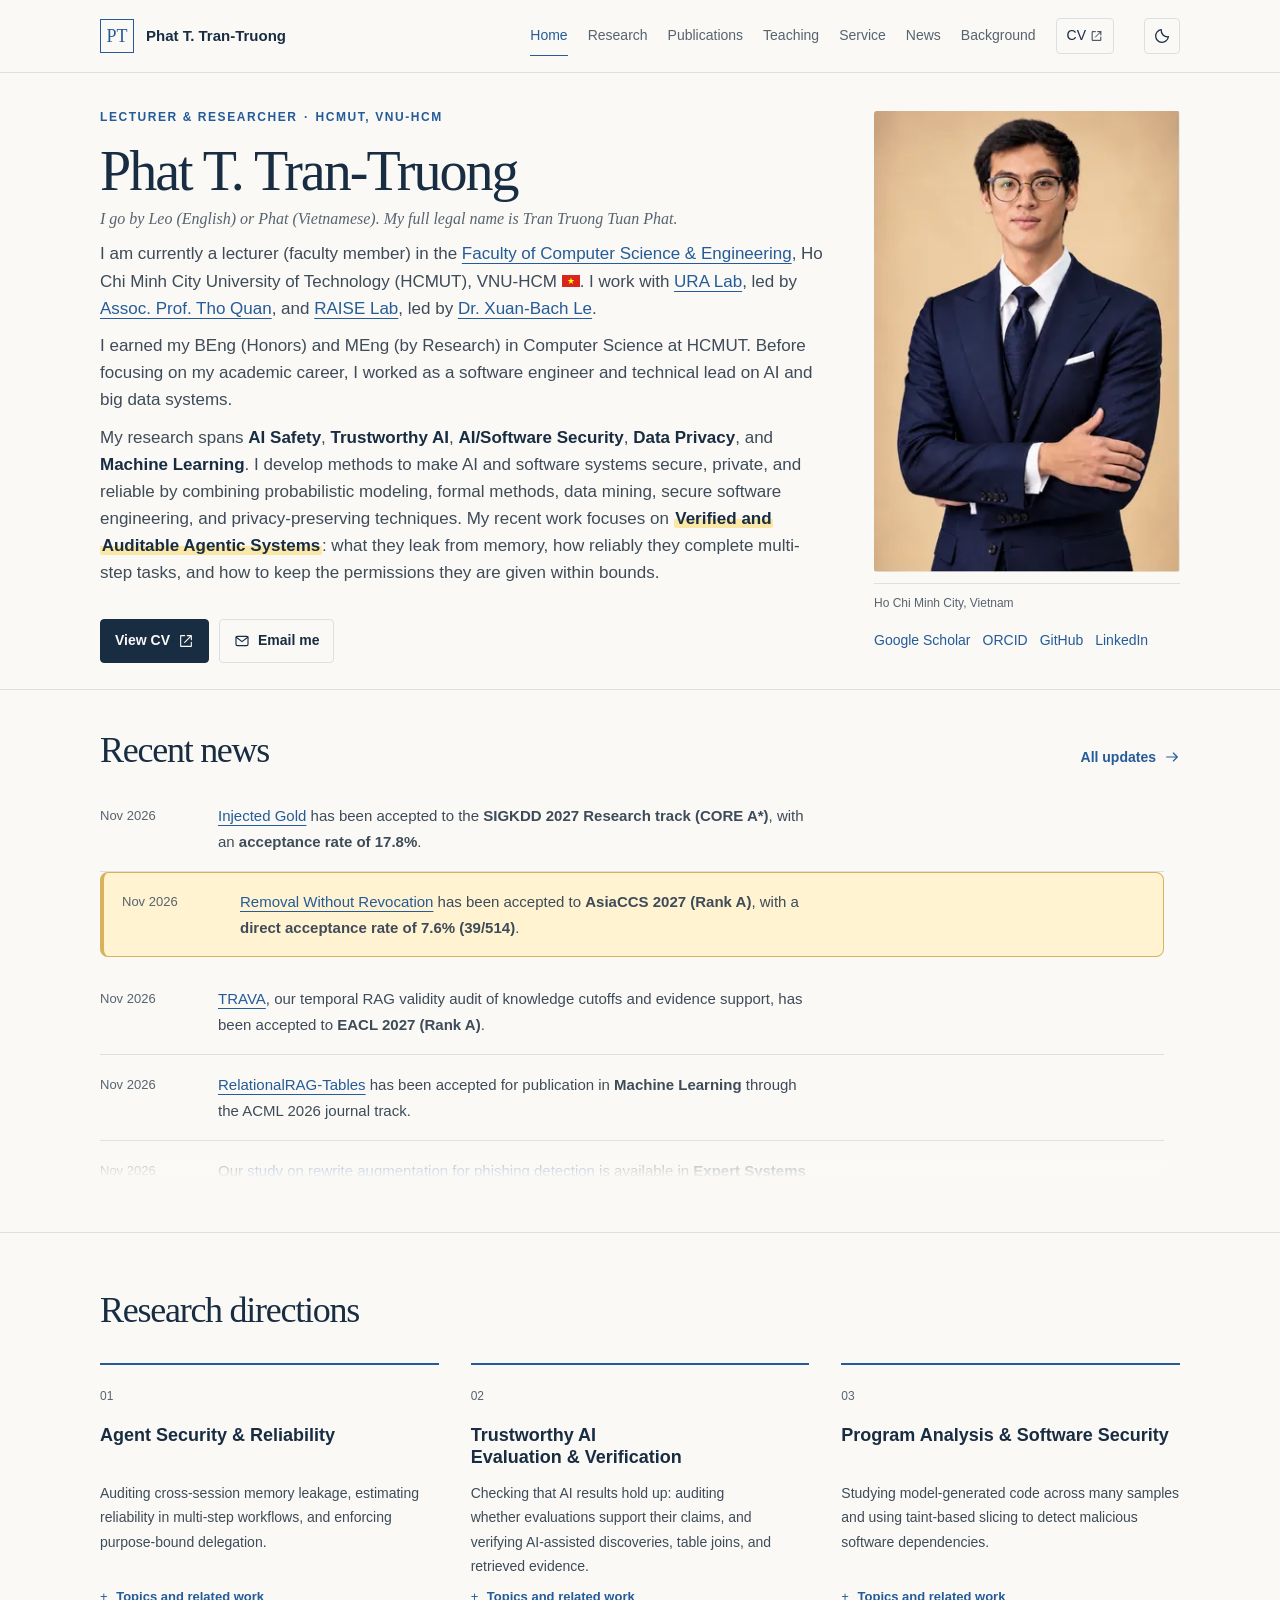
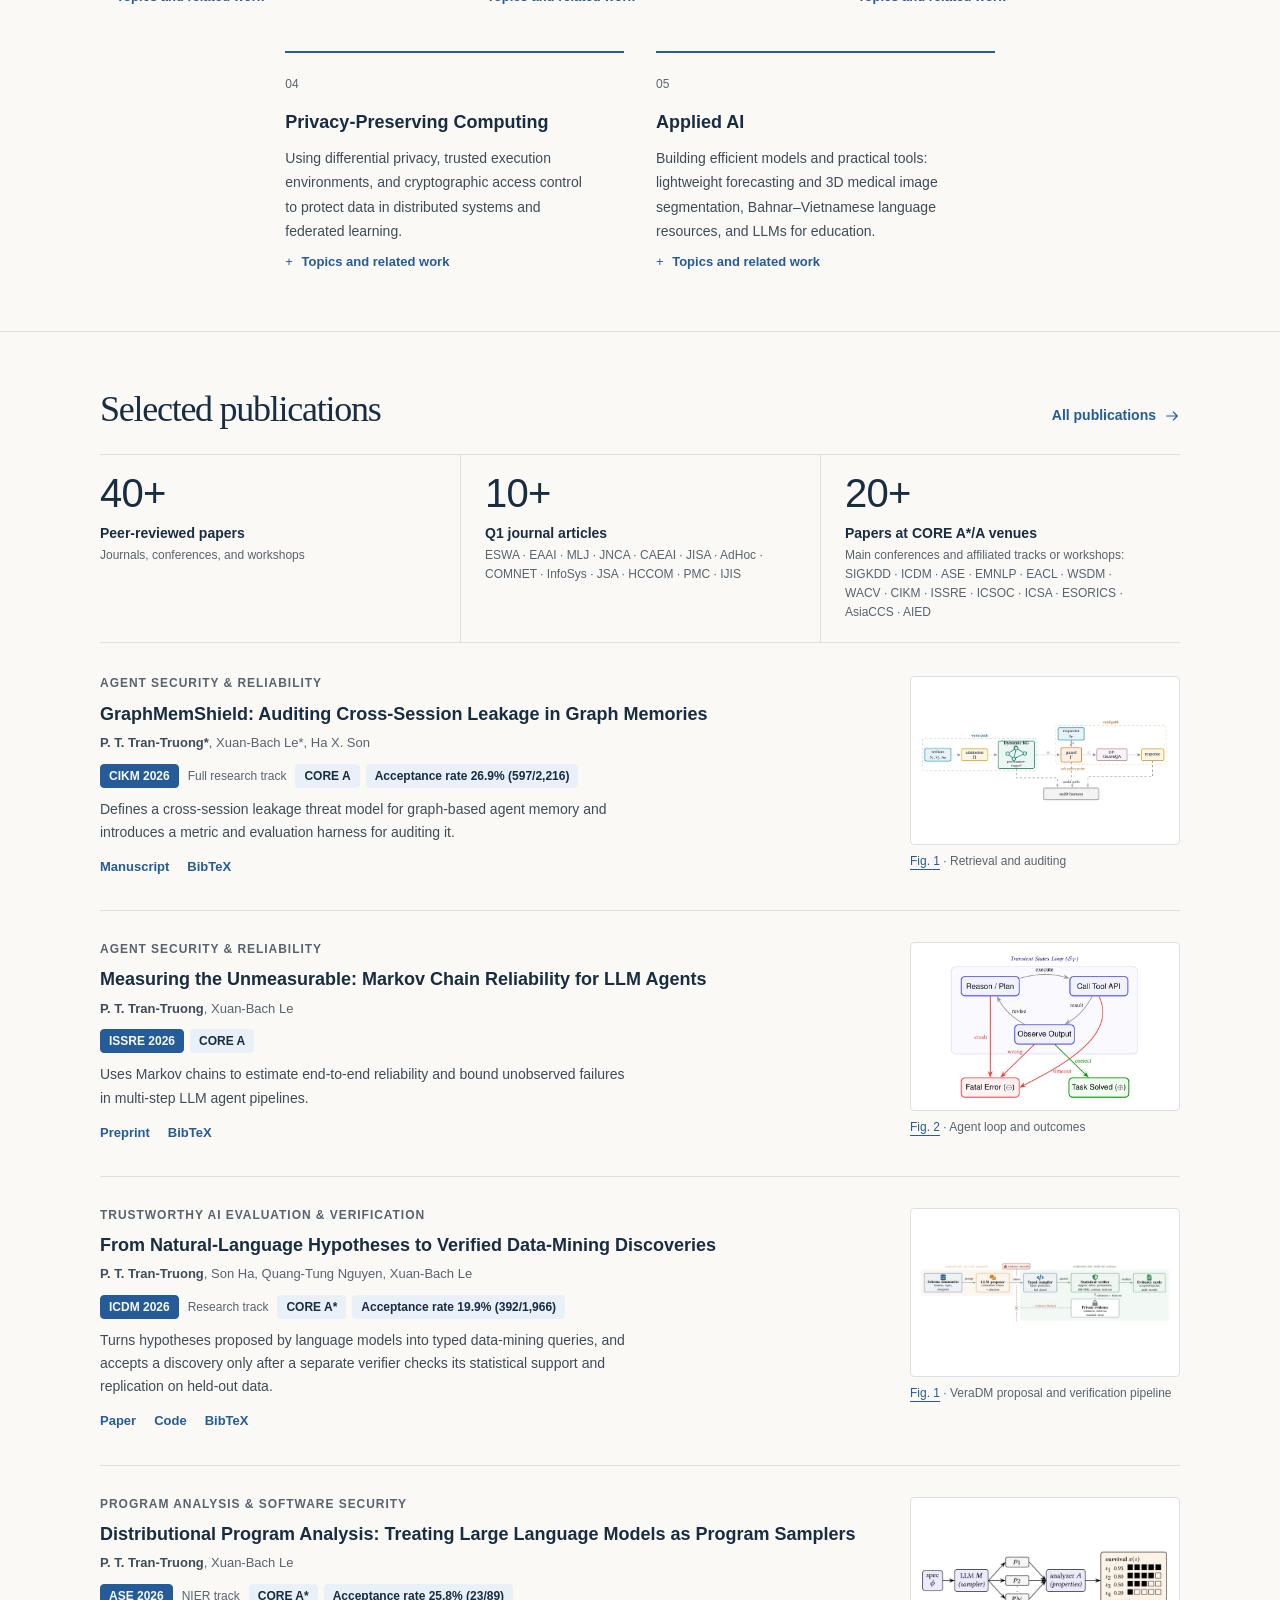
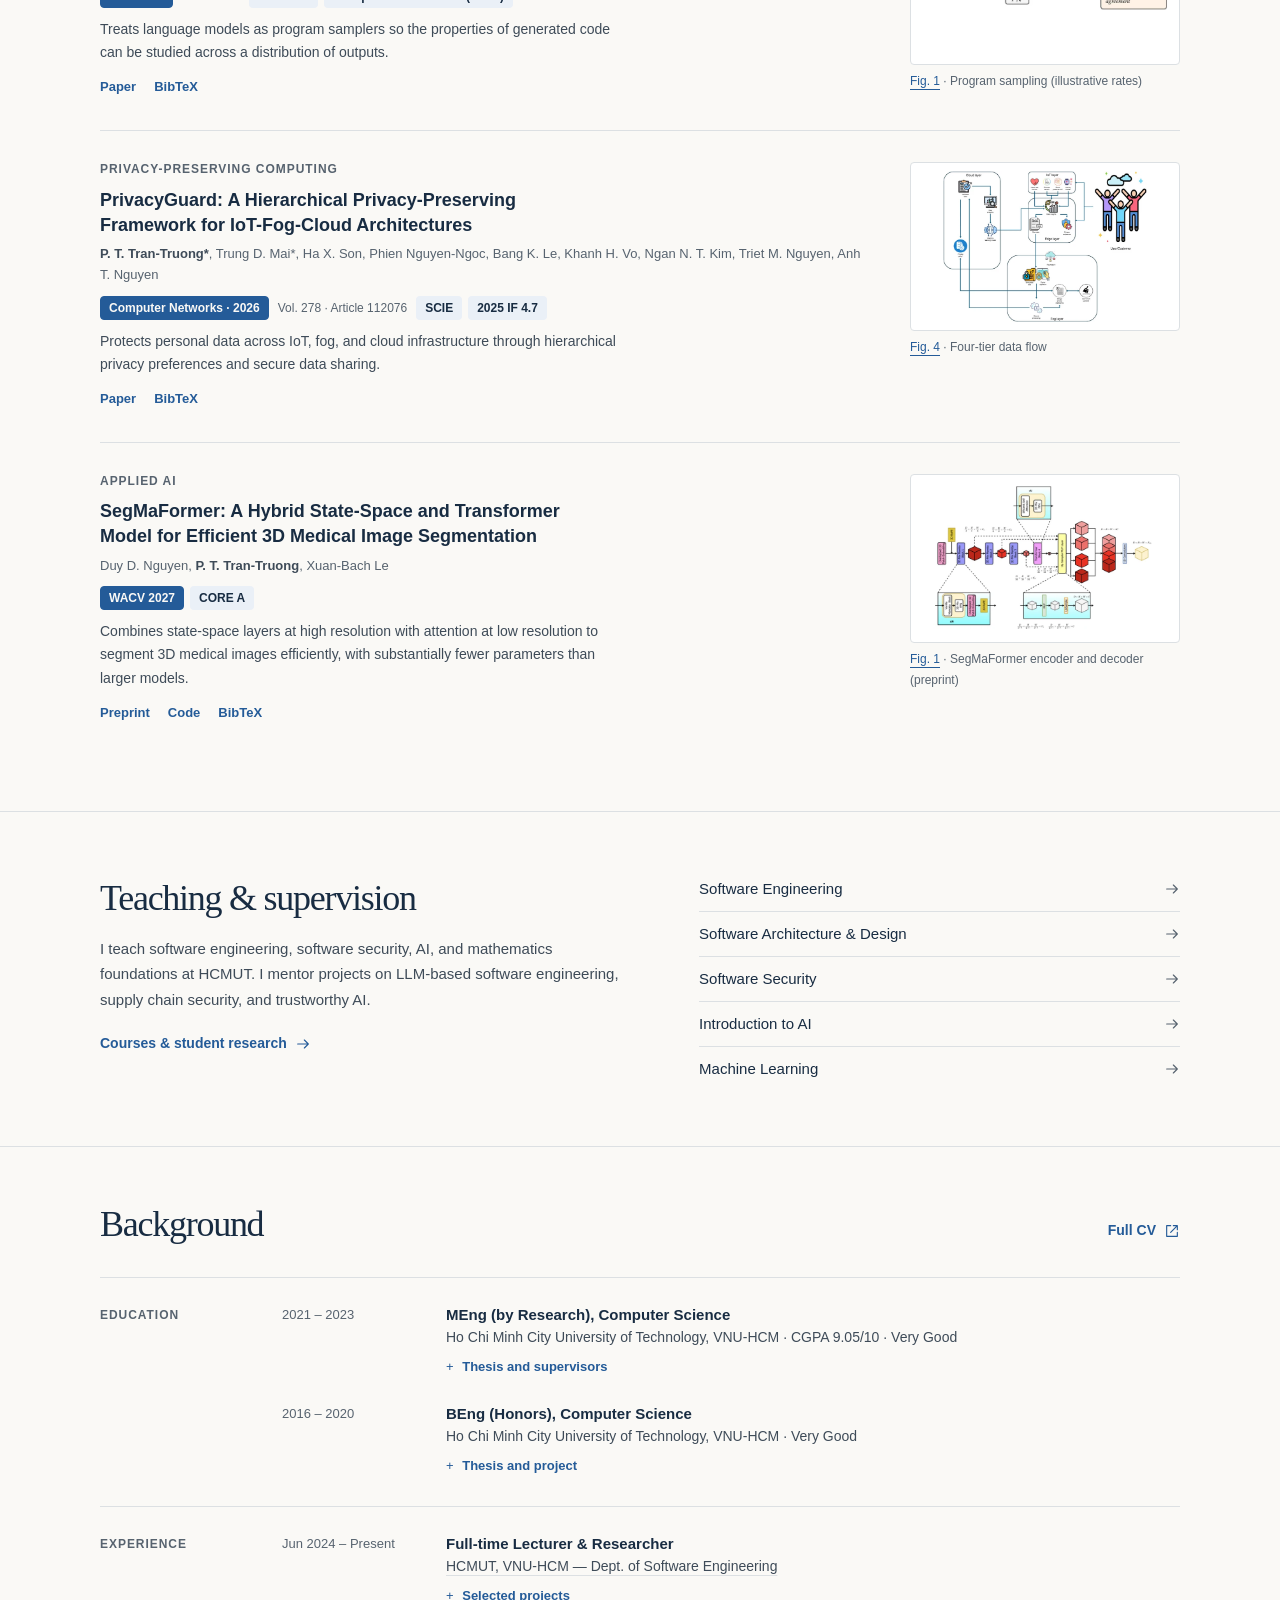
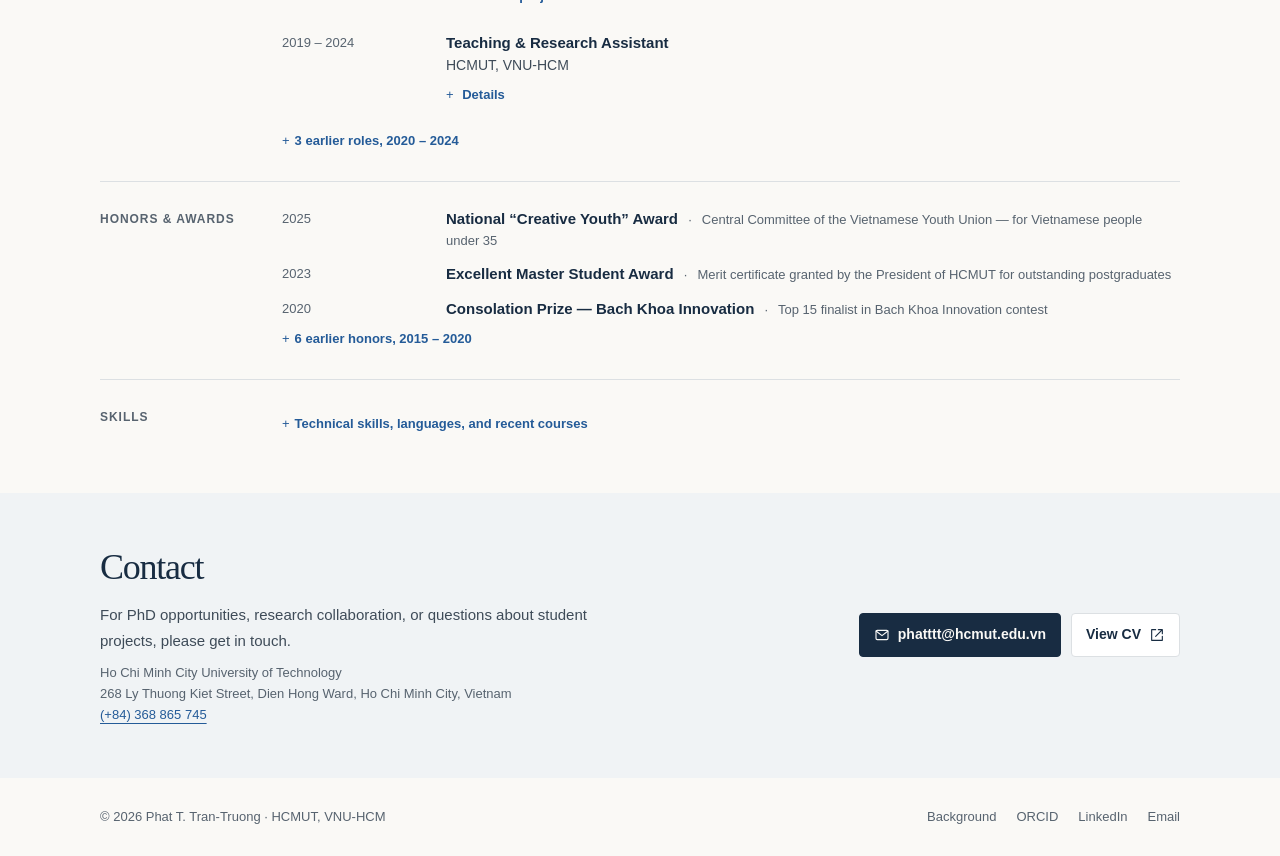
<file: index.html>
<!DOCTYPE html>
<html lang="en" data-theme="light">
  <head>
    <meta charset="UTF-8" />
    <meta name="viewport" content="width=device-width, initial-scale=1" />
    <title>
      Phat T. Tran-Truong — Lecturer &amp; Researcher in Computer Science
    </title>
    <meta
      name="description"
      content="Phat Tuan Tran-Truong (Leo), lecturer and researcher at HCMUT, VNU-HCM. Research in LLM agent security and reliability, program analysis, and privacy-preserving computing."
    />
    <meta name="author" content="Phat T. Tran-Truong" />
    <meta name="theme-color" content="#faf9f6" />
    <meta
      property="og:title"
      content="Phat T. Tran-Truong — Lecturer &amp; Researcher in Computer Science"
    />
    <meta
      property="og:description"
      content="Phat Tuan Tran-Truong (Leo), lecturer and researcher at HCMUT, VNU-HCM. Research in LLM agent security and reliability, program analysis, and privacy-preserving computing."
    />
    <meta property="og:type" content="website" />
    <meta property="og:url" content="https://leotttphat.github.io/" />
    <meta
      property="og:image"
      content="https://leotttphat.github.io/assets/social-card.jpg"
    />
    <meta property="og:image:width" content="1200" />
    <meta property="og:image:height" content="630" />
    <meta
      property="og:image:alt"
      content="Phat Tuan Tran-Truong — Security and reliability for LLM agents"
    />
    <meta name="twitter:card" content="summary_large_image" />
    <link rel="canonical" href="https://leotttphat.github.io/" />
    <script type="application/ld+json">
      {
        "@context": "https://schema.org",
        "@type": "Person",
        "name": "Phat Tuan Tran-Truong",
        "alternateName": ["Phat T. Tran-Truong", "Leo"],
        "jobTitle": "Lecturer and Researcher",
        "worksFor": {
          "@type": "CollegeOrUniversity",
          "name": "Ho Chi Minh City University of Technology (HCMUT), VNU-HCM",
          "url": "https://hcmut.edu.vn/"
        },
        "alumniOf": {
          "@type": "CollegeOrUniversity",
          "name": "Ho Chi Minh City University of Technology (HCMUT), VNU-HCM"
        },
        "url": "https://leotttphat.github.io/",
        "image": "https://leotttphat.github.io/assets/portrait-640.jpg",
        "email": "mailto:phatttt@hcmut.edu.vn",
        "knowsAbout": [
          "LLM agent security",
          "Software reliability",
          "Program analysis",
          "Privacy-preserving computing"
        ],
        "sameAs": [
          "https://scholar.google.com/citations?user=id3PATEAAAAJ",
          "https://orcid.org/0000-0003-3199-6333",
          "https://github.com/LeoTTTPhat",
          "https://www.linkedin.com/in/tuanphat"
        ]
      }
    </script>
    <script>
      (function () {
        var theme = null;
        try {
          theme = localStorage.getItem("theme");
        } catch (_) {}
        if (
          theme === "dark" ||
          (!theme && window.matchMedia("(prefers-color-scheme: dark)").matches)
        )
          document.documentElement.dataset.theme = "dark";
      })();
    </script>
    <link rel="icon" href="favicon.ico" sizes="32x32" />
    <link rel="icon" href="assets/favicon.svg" type="image/svg+xml" />
    <link rel="apple-touch-icon" href="assets/apple-touch-icon.png" />
    <link rel="stylesheet" href="index.css?v=20261114-4" />
    <script src="script.js?v=20261109" defer></script>
  </head>
  <body data-page="home">
    <a class="skip-link" href="#main">Skip to content</a>
    <header class="navbar">
      <div class="container nav-inner">
        <a class="nav-logo" href="./" aria-label="Phat T. Tran-Truong — Home"
          ><span class="monogram" aria-hidden="true">PT</span
          ><span class="full-name">Phat T. Tran-Truong</span></a
        >
        <nav class="nav-links" id="nav-links" aria-label="Main navigation">
          <a href="./" aria-current="page">Home</a>
          <a href="#research">Research</a>
          <a href="publications/">Publications</a>
          <a href="teaching/">Teaching</a>
          <a href="service/">Service</a>
          <a href="news/">News</a>
          <a href="#background">Background</a>
          <a class="cv-link" href="cv_Phat.pdf?v=20261127" target="_blank" rel="noopener">
            CV
            <svg class="icon" viewBox="0 0 24 24" aria-hidden="true">
              <path d="M14 4h6v6m0-6L10 14M10 4H4v16h16v-6" />
            </svg>
          </a>
        </nav>
        <button
          class="icon-button theme-toggle"
          id="theme-toggle"
          aria-label="Switch to dark mode"
        >
          <svg class="icon moon-icon" viewBox="0 0 24 24" aria-hidden="true">
            <path
              d="M20.5 13A8.5 8.5 0 0 1 11 3.5 8.5 8.5 0 1 0 20.5 13Z"
            /></svg
          ><svg class="icon sun-icon" viewBox="0 0 24 24" aria-hidden="true">
            <circle cx="12" cy="12" r="4" />
            <path
              d="M12 2v2m0 16v2M2 12h2m16 0h2M5 5l1.5 1.5m11 11L19 19M5 19l1.5-1.5m11-11L19 5"
            />
          </svg>
        </button>
        <button
          class="icon-button menu-toggle"
          id="menu-toggle"
          aria-label="Open navigation"
          aria-expanded="false"
          aria-controls="nav-links"
        >
          <svg class="icon menu-bars" viewBox="0 0 24 24" aria-hidden="true">
            <path d="M4 6h16M4 12h16M4 18h16" /></svg
          ><svg class="icon menu-close" viewBox="0 0 24 24" aria-hidden="true">
            <path d="m6 6 12 12M6 18 18 6" />
          </svg>
        </button>
      </div>
    </header>
    <main id="main" tabindex="-1">
      <section class="hero" id="about">
        <div class="container hero-layout">
          <div class="hero-identity">
            <p class="eyebrow hero-eyebrow">
              <span>Lecturer &amp; Researcher</span
              ><span class="eyebrow-sep" aria-hidden="true">·</span
              ><span class="nowrap">HCMUT, VNU-HCM</span>
            </p>
            <h1>Phat T. <span class="family-name">Tran-Truong</span></h1>
            <p class="name-note">
              I go by Leo (English) or Phat (Vietnamese). My full legal name is
              Tran Truong Tuan Phat.
            </p>
          </div>
          <div class="hero-profile">
            <figure class="portrait">
              <picture>
                <source
                  type="image/webp"
                  srcset="
                    assets/portrait-320.webp 320w,
                    assets/portrait-640.webp 640w
                  "
                  sizes="(max-width: 767px) 84px, clamp(200px, calc(29vw - 19px), 306px)"
                />
                <img
                  src="assets/portrait-640.jpg"
                  srcset="
                    assets/portrait-320.jpg 320w,
                    assets/portrait-640.jpg 640w
                  "
                  sizes="(max-width: 767px) 84px, clamp(200px, calc(29vw - 19px), 306px)"
                  width="814"
                  height="1226"
                  alt="Portrait of Phat Tuan Tran-Truong"
                  fetchpriority="high"
                />
              </picture>
              <figcaption>Ho Chi Minh City, Vietnam</figcaption>
            </figure>
            <ul class="profile-links" aria-label="Academic profiles">
              <li>
                <a
                  href="https://scholar.google.com/citations?user=id3PATEAAAAJ&amp;view_op=list_works&amp;sortby=pubdate"
                  target="_blank"
                  rel="noopener"
                  >Google Scholar</a
                >
              </li>
              <li>
                <a
                  href="https://orcid.org/0000-0003-3199-6333"
                  target="_blank"
                  rel="noopener"
                  >ORCID</a
                >
              </li>
              <li>
                <a
                  href="https://github.com/LeoTTTPhat"
                  target="_blank"
                  rel="noopener"
                  >GitHub</a
                >
              </li>
              <li>
                <a
                  href="https://www.linkedin.com/in/tuanphat"
                  target="_blank"
                  rel="noopener"
                  >LinkedIn</a
                >
              </li>
            </ul>
          </div>
          <div class="hero-details">
            <div class="hero-bio-group">
              <p class="hero-bio">
                I am currently a lecturer (faculty member) in the
                <a
                  href="https://cse.hcmut.edu.vn/en/bo-mon-cong-nghe-phan-mem"
                  target="_blank"
                  rel="noopener"
                  >Faculty of Computer Science &amp; Engineering</a
                >, Ho Chi Minh City University of Technology (HCMUT),
                <span class="nowrap"
                  >VNU-HCM
                  <svg
                    width="18"
                    height="12"
                    viewBox="0 0 30 20"
                    role="img"
                    aria-label="Vietnam flag"
                  >
                    <g id="vietnam-flag-art">
                      <rect width="30" height="20" fill="#da251d" />
                      <path
                        fill="#ff0"
                        d="M15 4l1.35 4.15h4.36l-3.53 2.56 1.35 4.15L15 12.3l-3.53 2.56 1.35-4.15-3.53-2.56h4.36Z"
                      />
                    </g>
                  </svg></span
                >. I work with
                <a
                  class="nowrap"
                  href="https://ura.hcmut.edu.vn/people"
                  target="_blank"
                  rel="noopener"
                  >URA Lab</a
                >, led by
                <a
                  class="nowrap"
                  href="https://www.cse.hcmut.edu.vn/qttho/doku.php?id=start"
                  target="_blank"
                  rel="noopener"
                  >Assoc. Prof. Tho Quan</a
                >, and
                <a
                  class="nowrap"
                  href="https://raise-website.vercel.app/"
                  target="_blank"
                  rel="noopener"
                  >RAISE Lab</a
                >, led by
                <a
                  class="nowrap"
                  href="https://lexuanbach.github.io/"
                  target="_blank"
                  rel="noopener"
                  >Dr. Xuan-Bach Le</a
                >.
              </p>
              <details class="cv-more hero-bio-more" open>
                <summary>Research interests and background</summary>
                <p class="hero-bio">
                  I earned my BEng (Honors) and MEng (by Research) in Computer
                  Science at HCMUT. Before focusing on my academic career, I worked
                  as a software engineer and technical lead on AI and big data
                  systems.
                </p>
                <p class="hero-bio">
                  My research spans <strong class="keyword">AI Safety</strong>,
                  <strong class="keyword">Trustworthy AI</strong>,
                  <strong class="keyword">AI/Software Security</strong>,
                  <strong class="keyword">Data Privacy</strong>, and
                  <strong class="keyword">Machine Learning</strong>. I develop methods to
                  make AI and software systems secure, private, and reliable by
                  combining probabilistic modeling, formal methods, data mining,
                  secure software engineering, and privacy-preserving techniques.
                  My recent work focuses on
                  <strong class="keyword keyword--focus"
                    >Verified and Auditable Agentic Systems</strong
                  >: what they leak from memory, how reliably they complete
                  multi-step tasks, and how to keep the permissions they are given
                  within bounds.
                </p>
              </details>
            </div>
            <div class="hero-actions">
              <a
                class="hero-action hero-action-primary"
                href="cv_Phat.pdf?v=20261127"
                target="_blank"
                rel="noopener"
              >
                View CV
                <svg class="icon" viewBox="0 0 24 24" aria-hidden="true">
                  <path d="M14 4h6v6m0-6L10 14M10 4H4v16h16v-6" />
                </svg>
              </a>
              <a class="hero-action" href="mailto:phatttt@hcmut.edu.vn">
                <svg class="icon" viewBox="0 0 24 24" aria-hidden="true">
                  <rect x="3" y="5" width="18" height="14" rx="2" />
                  <path d="m3 6 9 7 9-7" />
                </svg>
                Email me
              </a>
            </div>
          </div>
        </div>
      </section>
      <section class="content-section" id="news">
        <div class="container">
          <div class="section-heading">
            <h2 id="news-heading">Recent news</h2>
            <a class="text-link" href="news/"
              >All updates
              <svg class="icon" viewBox="0 0 24 24" aria-hidden="true">
                <path d="M4 12h16m-6-6 6 6-6 6" /></svg
            ></a>
          </div>
          <!-- Phones show the latest four, with the archive linked above. -->
          <div
            class="news-scroll"
            role="region"
            aria-labelledby="news-heading"
            tabindex="0"
            data-visible="4"
          >
            <div class="news-list">
              <div class="news-item">
                <time class="news-date" datetime="2026-11">Nov 2026</time>
                <p>
                  <a href="publications/#injected-gold">Injected Gold</a>
                  has been accepted to the
                  <strong>SIGKDD 2027 Research track (CORE A*)</strong>, with an
                  <strong>acceptance rate of 17.8%</strong>.
                </p>
              </div>
              <div class="news-item news-item--highlighted">
                <time class="news-date" datetime="2026-11">Nov 2026</time>
                <p>
                  <a href="publications/#removal-without-revocation"
                    >Removal Without Revocation</a
                  >
                  has been accepted to <strong>AsiaCCS 2027 (Rank A)</strong>,
                  with a <strong>direct acceptance rate of 7.6% (39/514)</strong>.
                </p>
              </div>
              <div class="news-item">
                <time class="news-date" datetime="2026-11">Nov 2026</time>
                <p>
                  <a href="publications/#trava">TRAVA</a>, our temporal RAG
                  validity audit of knowledge cutoffs and evidence support,
                  has been accepted to <strong>EACL 2027 (Rank A)</strong>.
                </p>
              </div>
              <div class="news-item">
                <time class="news-date" datetime="2026-11">Nov 2026</time>
                <p>
                  <a href="publications/#relationalrag-tables">RelationalRAG-Tables</a>
                  has been accepted for publication in <strong>Machine Learning</strong>
                  through the ACML 2026 journal track.
                </p>
              </div>
              <div class="news-item">
                <time class="news-date" datetime="2026-11">Nov 2026</time>
                <p>
                  Our
                  <a href="publications/#phishing-rewrite-audit"
                    >study on rewrite augmentation for phishing detection</a
                  >
                  is available in <strong>Expert Systems with Applications</strong>.
                </p>
              </div>
              <div class="news-item">
                <time class="news-date" datetime="2026-11">Nov 2026</time>
                <p>
                  <a href="publications/#trust-gated-median">Trust-Gated Robust Median</a>
                  is now available online in the
                  <strong>Journal of Information Security and Applications</strong>.
                </p>
              </div>
              <div class="news-item">
                <time class="news-date" datetime="2026-11">Nov 2026</time>
                <p>
                  Five papers (4 main, 1 findings) were accepted to <strong>WSDM 2027</strong>,
                  including
                  <a href="publications/#symbolic-pattern-mining"
                    >work on symbolic pattern mining</a
                  >
                  and
                  <a href="publications/#misinformation-propagation-audit"
                    >a Findings paper on misinformation detection</a
                  >.
                </p>
              </div>
              <div class="news-item">
                <time class="news-date" datetime="2026-11">Nov 2026</time>
                <p>
                  Our
                  <a href="publications/#privacy-architectures"
                    >review of privacy-preserving architectures for IoT and
                    vehicular data sharing</a
                  >
                  is published in <strong>Ad Hoc Networks</strong>.
                </p>
              </div>
              <div class="news-item">
                <time class="news-date" datetime="2026-10">Oct 2026</time>
                <p>
                  <a href="publications/#semreuse">SemReuse</a> is available as
                  an <strong>arXiv preprint</strong>. It reuses cached
                  natural-language filter results and audits each new query
                  for recall and precision. This marks my first completed
                  collaboration with Assoc. Prof. Tung Kieu and Prof. Christian
                  S. Jensen at Aalborg University, and Prof. Bin Yang at East
                  China Normal University.
                </p>
              </div>
              <div class="news-item" id="jaws-ase-2026">
                <time class="news-date" datetime="2026-10">Oct 2026</time>
                <p>
                  “When the Judge Is the Bottleneck: Measuring Where an
                  Adversarial NL-to-LTL Loop Actually Fails” was accepted to the
                  <strong><a href="https://conf.researchr.org/home/ase-2026/jaws-2-2026#program">JAWs 2 workshop at ASE 2026</a></strong>
                  and listed in the October 12 program.
                </p>
              </div>
              <div class="news-item">
                <time class="news-date" datetime="2026-10">Oct 2026</time>
                <p>
                  <a href="publications/#segmaformer">SegMaFormer</a> was
                  accepted to <strong>WACV 2027</strong>.
                </p>
              </div>
              <div class="news-item">
                <time class="news-date" datetime="2026-10">Oct 2026</time>
                <p>
                  <a href="publications/#synthetic-data-audit"
                    >Our study on synthetic-data selection</a
                  >
                  appeared in <strong>EMNLP 2026 Findings</strong>.
                </p>
              </div>
              <div class="news-item">
                <time class="news-date" datetime="2026-09">Sep 2026</time>
                <p>
                  Five papers on agent services, orchestration, and access control
                  were accepted to <strong>ICSOC 2026</strong>, including
                  <a href="publications/#agent-failure-taxonomy"
                    >a taxonomy of LLM agent failure modes</a
                  >.
                </p>
              </div>
              <div class="news-item">
                <time class="news-date" datetime="2026-08">Aug 2026</time>
                <p>
                  <a href="publications/#graphmemshield">GraphMemShield</a> was
                  accepted to the <strong>CIKM 2026 full research track</strong>.
                </p>
              </div>
              <div class="news-item">
                <time class="news-date" datetime="2026-08">Aug 2026</time>
                <p>
                  <a href="publications/#verified-data-mining"
                    >From Natural-Language Hypotheses to Verified Data-Mining
                    Discoveries</a
                  >
                  was accepted to the <strong>ICDM 2026 research track</strong>.
                </p>
              </div>
              <div class="news-item">
                <time class="news-date" datetime="2026-08">Aug 2026</time>
                <p>
                  <a href="publications/#markov-agent-reliability"
                    >Markov Chain Reliability for LLM Agents</a
                  >
                  was accepted to <strong>ISSRE 2026</strong>.
                </p>
              </div>
              <div class="news-item">
                <time class="news-date" datetime="2026-07">Jul 2026</time>
                <p>
                  <a href="publications/#delegateguard">DelegateGuard</a> was
                  accepted to <strong>SecAssure at ESORICS 2026</strong>.
                </p>
              </div>
              <div class="news-item">
                <time class="news-date" datetime="2026-07">Jul 2026</time>
                <p>
                  <a href="publications/#distributional-program-analysis"
                    >Distributional Program Analysis</a
                  >
                  was accepted to the <strong>ASE 2026 NIER track</strong>.
                </p>
              </div>
              <div class="news-item">
                <time class="news-date" datetime="2026-06">Jun 2026</time>
                <p>
                  <a href="publications/#slm-archbench">SLM-ArchBench</a>, our
                  work on small language models for software architecture, appears
                  in the <strong>IEEE ICSA-C 2026 Companion proceedings</strong>.
                </p>
              </div>
              <div class="news-item">
                <time class="news-date" datetime="2026-06">Jun 2026</time>
                <p>
                  <a href="publications/#pop2tic">POP2TIC</a>, our work on
                  secure, privacy-preserving fog computing, was published in the
                  <strong>Journal of Network and Computer Applications</strong>.
                </p>
              </div>
              <div class="news-item">
                <time class="news-date" datetime="2026-06">Jun 2026</time>
                <p>
                  Our paper on <em>Single-Token Logit Prompting</em> for LLM-based
                  multiple-choice questions was published in
                  <strong>Computers &amp; Education: AI</strong>.
                </p>
              </div>
              <div class="news-item">
                <time class="news-date" datetime="2026-04">Apr 2026</time>
                <p>
                  <a href="publications/#privacyguard">PrivacyGuard</a>, our work on
                  secure, privacy-preserving fog computing, was published in
                  <strong>Computer Networks</strong>.
                </p>
              </div>
              <div class="news-item">
                <time class="news-date" datetime="2026-03">Mar 2026</time>
                <p>
                  Our paper on <em>LiteFormer</em> for financial time series was
                  published in
                  <strong>Engineering Applications of Artificial Intelligence</strong>.
                </p>
              </div>
              <div class="news-item">
                <time class="news-date" datetime="2026-01">Jan 2026</time>
                <p>
                  Our paper on Bahnaric-Vietnamese lexical mapping appeared at the
                  <strong>LM4UC workshop at AAAI 2026</strong> in Singapore.
                </p>
              </div>
              <div class="news-item">
                <time class="news-date" datetime="2025-12">Dec 2025</time>
                <p>
                  Received the
                  <strong>National “Creative Youth” Award</strong> from the
                  Central Committee of the Vietnamese Youth Union.
                </p>
              </div>
              <div class="news-item">
                <time class="news-date" datetime="2025-07">Jul 2025</time>
                <p>
                  Our paper on an LLM summer school for high-school students was
                  published in the <strong>AIED 2025 Companion proceedings</strong>
                  for the conference in Palermo.
                </p>
              </div>
            </div>
          </div>
        </div>
      </section>
      <section class="content-section" id="research">
        <div class="container">
          <div class="section-heading">
            <h2>Research directions</h2>
          </div>
          <div class="research-grid">
            <article class="research-card" id="secure-ai">
              <span class="research-number">01</span>
              <h3>Agent Security &amp; Reliability</h3>
              <p>
                Auditing cross-session memory leakage, estimating reliability in
                multi-step workflows, and enforcing purpose-bound delegation.
              </p>
              <details class="cv-more research-more">
                <summary>
                  Topics and related work<span class="sr-only">
                    in agent security and reliability</span
                  >
                </summary>
                <p>
                  I quantify what information leaks between sessions in shared
                  graph memories and estimate the reliability of multi-step
                  agent pipelines. I also design runtime controls for the
                  capabilities that agents receive when they act on someone
                  else’s behalf.
                </p>
                <h4 class="research-label">Topics</h4>
                <ul class="interest-list">
                  <li>Cross-session memory leakage</li>
                  <li>Agent workflow reliability</li>
                  <li>Absorbing Markov chains</li>
                  <li>Purpose-bound delegation</li>
                  <li>Runtime capability enforcement</li>
                </ul>
                <h4 class="research-label">Related work</h4>
                <ul class="related-papers">
                  <li>
                    <a href="publications/#removal-without-revocation"
                      >Removal Without Revocation</a
                    >
                    (AsiaCCS'27)
                  </li>
                  <li>
                    <a href="publications/#graphmemshield">GraphMemShield</a>
                    (CIKM'26)
                  </li>
                  <li>
                    <a href="publications/#markov-agent-reliability"
                      >Markov chain reliability for LLM agents</a
                    >
                    (ISSRE'26)
                  </li>
                  <li>
                    <a href="publications/#delegateguard">DelegateGuard</a>
                    (SecAssure at ESORICS'26)
                  </li>
                  <li>
                    <a href="publications/#deon">Deon</a> (ICSOC'26)
                  </li>
                  <li>
                    <a href="publications/#agent-failure-taxonomy"
                      >A Failure-Mode Taxonomy for LLM-Agent Services</a
                    >
                    (ICSOC'26)
                  </li>
                </ul>
              </details>
            </article>
            <article class="research-card" id="trustworthy-ai">
              <span class="research-number">02</span>
              <h3>Trustworthy AI Evaluation &amp; Verification</h3>
              <p>
                Checking that AI results hold up: auditing whether evaluations
                support their claims, and verifying AI-assisted discoveries,
                table joins, and retrieved evidence.
              </p>
              <details class="cv-more research-more">
                <summary>
                  Topics and related work<span class="sr-only">
                    in trustworthy AI evaluation and verification</span
                  >
                </summary>
                <p>
                  I test when benchmark and evaluation results support the
                  claims made from them, controlling for data leakage, selection
                  effects, and audit quality. I also build verifiers for what
                  AI-assisted analysis produces, from data-mining discoveries
                  and table joins to the evidence behind retrieval-augmented
                  answers.
                </p>
                <h4 class="research-label">Topics</h4>
                <ul class="interest-list">
                  <li>Measurement validity</li>
                  <li>Leakage-resistant evaluation</li>
                  <li>Statistical auditing</li>
                  <li>Verified data mining</li>
                  <li>Retrieval-augmented verification</li>
                  <li>Semantic operators</li>
                </ul>
                <h4 class="research-label">Related work</h4>
                <ul class="related-papers">
                  <li>
                    <a href="publications/#injected-gold">Injected Gold</a>
                    (SIGKDD'27)
                  </li>
                  <li>
                    <a href="publications/#verified-data-mining"
                      >From Natural-Language Hypotheses to Verified Data-Mining
                      Discoveries</a
                    >
                    (ICDM'26)
                  </li>
                  <li>
                    <a href="publications/#symbolic-pattern-mining"
                      >Noise-corrected symbolic pattern mining</a
                    >
                    (WSDM'27)
                  </li>
                  <li>
                    <a href="publications/#learned-stopping-audit"
                      >A Selection-Aware Audit of Learned Stopping</a
                    >
                    (WSDM'27)
                  </li>
                  <li>
                    <a href="publications/#misinformation-propagation-audit"
                      >When Do Propagation Models Beat Cascade Summaries?</a
                    >
                    (WSDM'27)
                  </li>
                  <li>
                    <a href="publications/#evidencegraph">EvidenceGraph</a>
                    (WSDM'27)
                  </li>
                  <li>
                    <a href="publications/#trava">TRAVA</a> (EACL'27)
                  </li>
                  <li>
                    <a href="publications/#synthetic-data-audit"
                      >When Audit Quality Fails to Predict Downstream Utility</a
                    >
                    (EMNLP'26 Findings)
                  </li>
                  <li>
                    <a href="publications/#phishing-rewrite-audit"
                      >Leakage-resistant evaluation of phishing detection</a
                    >
                    (ESWA'26)
                  </li>
                  <li>
                    <a href="publications/#relationalrag-tables"
                      >RelationalRAG-Tables</a
                    >
                    (MLJ'26)
                  </li>
                  <li>
                    <a href="publications/#semreuse">SemReuse</a> (preprint)
                  </li>
                </ul>
              </details>
            </article>
            <article class="research-card" id="software">
              <span class="research-number">03</span>
              <h3>Program Analysis &amp; Software Security</h3>
              <p>
                Studying model-generated code across many samples and using
                taint-based slicing to detect malicious software dependencies.
              </p>
              <details class="cv-more research-more">
                <summary>
                  Topics and related work<span class="sr-only">
                    in program analysis and software security</span
                  >
                </summary>
                <p>
                  I treat language models as program samplers and study the
                  distribution of their outputs. I also develop taint-based
                  analyses to isolate suspicious behavior in software
                  dependencies.
                </p>
                <h4 class="research-label">Topics</h4>
                <ul class="interest-list">
                  <li>Distributional program analysis</li>
                  <li>Static and dynamic analysis</li>
                  <li>Model-generated code</li>
                  <li>Taint-based slicing</li>
                  <li>Software supply chain security</li>
                  <li>LLM-based program repair</li>
                </ul>
                <h4 class="research-label">Related work</h4>
                <ul class="related-papers">
                  <li>
                    <a href="publications/#distributional-program-analysis"
                      >Distributional program analysis</a
                    >
                    (ASE'26 NIER)
                  </li>
                  <li>
                    <a href="publications/#npm-detection"
                      >Code slicing for malicious npm package detection</a
                    >
                    (ARES'26 Workshops)
                  </li>
                  <li>
                    <a href="publications/#quantum-program-repair"
                      >LLM repair of quantum programs</a
                    >
                    (ICECCS'26)
                  </li>
                  <li>
                    <a href="publications/#slm-archbench">SLM-ArchBench</a>
                    (ICSA-C'26)
                  </li>
                </ul>
              </details>
            </article>
            <article class="research-card" id="privacy">
              <span class="research-number">04</span>
              <h3>Privacy-Preserving Computing</h3>
              <p>
                Using differential privacy, trusted execution environments, and
                cryptographic access control to protect data in distributed
                systems and federated learning.
              </p>
              <details class="cv-more research-more">
                <summary>
                  Topics and related work<span class="sr-only">
                    in privacy-preserving computing</span
                  >
                </summary>
                <p>
                  I design privacy-preserving systems for sensitive data and
                  measure what protections cost in practice. My work spans
                  differential privacy, anonymization, and secure computation
                  across IoT, fog, and cloud environments. I also make
                  federated learning robust to backdoor attacks.
                </p>
                <h4 class="research-label">Topics</h4>
                <ul class="interest-list">
                  <li>Differential privacy</li>
                  <li>Data anonymization</li>
                  <li>Trusted execution environments</li>
                  <li>Privacy measurement</li>
                  <li>Cryptographic access control</li>
                  <li>IoT, fog, and cloud computing</li>
                  <li>Federated learning</li>
                </ul>
                <h4 class="research-label">Related work</h4>
                <ul class="related-papers">
                  <li>
                    <a href="publications/#privacyguard">PrivacyGuard</a>
                    (COMNET'26)
                  </li>
                  <li><a href="publications/#pop2tic">POP2TIC</a> (JNCA'26)</li>
                  <li>
                    <a href="publications/#trust-gated-median"
                      >Trust-Gated Robust Median</a
                    >
                    (JISA'26)
                  </li>
                  <li>
                    <a href="publications/#pragmatic-dp"
                      >Pragmatic differential privacy</a
                    >
                    (SNCS'24)
                  </li>
                  <li>
                    <a href="publications/#privacy-architectures"
                      >Privacy-preserving architectures for IoT and Vehicular
                      Data Sharing review</a
                    >
                    (AdHoc'26)
                  </li>
                  <li><a href="publications/#acaas">ACaaS</a> (ICSOC'26)</li>
                  <li><a href="publications/#slie">SLIE</a> (ICSOC'25)</li>
                  <li>
                    <a href="publications/#secureweartrade">SecureWearTrade</a>
                    (PMC'25)
                  </li>
                  <li><a href="publications/#tackle">TACKLE</a> (HCCOM'25)</li>
                  <li>
                    <a href="publications/#ci2p-medhfdroid">CI2P-MedHFDroid</a>
                    (IJIS'25)
                  </li>
                  <li>
                    <a href="publications/#financial-privacy-survey"
                      >Privacy-Preserving Computation in Financial Systems
                      review</a
                    >
                    (InfoSys'26)
                  </li>
                </ul>
              </details>
            </article>
            <article class="research-card" id="applied-ai">
              <span class="research-number">05</span>
              <h3>Applied AI</h3>
              <p>
                Building efficient models and practical tools: lightweight
                forecasting and 3D medical image segmentation, Bahnar–Vietnamese
                language resources, and LLMs for education.
              </p>
              <details class="cv-more research-more">
                <summary>
                  Topics and related work<span class="sr-only">
                    in applied AI</span
                  >
                </summary>
                <p>
                  With collaborators, I work on efficient deep-learning models
                  for financial forecasting and 3D medical image segmentation,
                  on language resources and benchmarks for Bahnar and
                  Vietnamese, and on how large language models can support
                  teaching and learning.
                </p>
                <h4 class="research-label">Topics</h4>
                <ul class="interest-list">
                  <li>Efficient transformers</li>
                  <li>State-space models</li>
                  <li>Time-series forecasting</li>
                  <li>Medical image segmentation</li>
                  <li>Low-resource NLP</li>
                  <li>LLMs in education</li>
                </ul>
                <h4 class="research-label">Related work</h4>
                <ul class="related-papers">
                  <li>
                    <a href="publications/#segmaformer">SegMaFormer</a>
                    (WACV'27)
                  </li>
                  <li>
                    <a href="publications/#liteformer">LiteFormer</a> (EAAI'26)
                  </li>
                  <li>
                    <a href="publications/#money-laundering"
                      >Money laundering detection with transaction graph
                      learning</a
                    >
                    (IMCOM'24)
                  </li>
                  <li>
                    <a href="publications/#bahnar-parallel-retrieval"
                      >Bahnar–Vietnamese parallel-sentence retrieval</a
                    >
                    (AACL-IJCNLP'26)
                  </li>
                  <li>
                    <a href="publications/#bahnaric-vietnamese"
                      >Bahnaric–Vietnamese lexical mapping</a
                    >
                    (LM4UC at AAAI'26)
                  </li>
                  <li>
                    <a href="publications/#vietnamese-cultural-benchmark"
                      >Fluent but Foreign</a
                    >
                    (WSDM'27)
                  </li>
                  <li>
                    <a href="publications/#stl-prompting"
                      >Zero-shot multiple-choice question answering with LLMs</a
                    >
                    (CAEAI'26)
                  </li>
                  <li>
                    <a href="publications/#llm-summer-school"
                      >An LLM hackathon for high-school students</a
                    >
                    (AIED'25 Companion)
                  </li>
                </ul>
              </details>
            </article>
          </div>
        </div>
      </section>
      <section class="content-section" id="publications">
        <div class="container">
          <div class="section-heading">
            <h2>Selected publications</h2>
            <a class="text-link" href="publications/"
              >All publications
              <svg class="icon" viewBox="0 0 24 24" aria-hidden="true">
                <path d="M4 12h16m-6-6 6 6-6 6" /></svg
            ></a>
          </div>
          <dl class="pub-stats">
            <div class="pub-stat">
              <dt>Peer-reviewed papers</dt>
              <dd class="pub-stat-value">40+</dd>
              <dd class="pub-stat-note">Journals, conferences, and workshops</dd>
            </div>
            <div class="pub-stat">
              <dt>Q1 journal articles</dt>
              <dd class="pub-stat-value">10+</dd>
              <dd class="pub-stat-note">
                <abbr title="Expert Systems with Applications">ESWA</abbr>&nbsp;·
                <abbr title="Engineering Applications of Artificial Intelligence">EAAI</abbr>&nbsp;·
                <abbr title="Machine Learning (Springer)">MLJ</abbr>&nbsp;·
                <abbr title="Journal of Network and Computer Applications">JNCA</abbr>&nbsp;·
                <abbr title="Computers and Education: Artificial Intelligence">CAEAI</abbr>&nbsp;·
                <abbr title="Journal of Information Security and Applications">JISA</abbr>&nbsp;·
                <abbr title="Ad Hoc Networks">AdHoc</abbr>&nbsp;·
                <abbr title="Computer Networks">COMNET</abbr>&nbsp;·
                <abbr title="Information Systems">InfoSys</abbr>&nbsp;·
                <abbr title="Journal of Systems Architecture">JSA</abbr>&nbsp;·
                <abbr title="High-Confidence Computing">HCCOM</abbr>&nbsp;·
                <abbr title="Pervasive and Mobile Computing">PMC</abbr>&nbsp;·
                <abbr title="International Journal of Information Security">IJIS</abbr>
              </dd>
            </div>
            <div class="pub-stat">
              <dt>Papers at CORE A*/A venues</dt>
              <dd class="pub-stat-value">20+</dd>
              <dd class="pub-stat-note">
                Main conferences and affiliated tracks or workshops:<br />
                <abbr title="ACM SIGKDD Conference on Knowledge Discovery and Data Mining">SIGKDD</abbr>&nbsp;·
                <abbr title="IEEE International Conference on Data Mining">ICDM</abbr>&nbsp;·
                <abbr title="IEEE/ACM International Conference on Automated Software Engineering">ASE</abbr>&nbsp;·
                <abbr title="Conference on Empirical Methods in Natural Language Processing">EMNLP</abbr>&nbsp;·
                <abbr title="Conference of the European Chapter of the Association for Computational Linguistics">EACL</abbr>&nbsp;·
                <abbr title="ACM International Conference on Web Search and Data Mining">WSDM</abbr>&nbsp;·
                <abbr title="IEEE/CVF Winter Conference on Applications of Computer Vision">WACV</abbr>&nbsp;·
                <abbr title="ACM International Conference on Information and Knowledge Management">CIKM</abbr>&nbsp;·
                <abbr title="IEEE International Symposium on Software Reliability Engineering">ISSRE</abbr>&nbsp;·
                <abbr title="International Conference on Service-Oriented Computing">ICSOC</abbr>&nbsp;·
                <abbr title="IEEE International Conference on Software Architecture">ICSA</abbr>&nbsp;·
                <abbr title="European Symposium on Research in Computer Security">ESORICS</abbr>&nbsp;·
                <abbr title="ACM Asia Conference on Computer and Communications Security">AsiaCCS</abbr>&nbsp;·
                <abbr title="International Conference on Artificial Intelligence in Education">AIED</abbr>
              </dd>
            </div>
          </dl>
          <div class="selected-list">
            <article class="selected-paper">
              <div>
                <p class="paper-kicker">
                  Agent security &amp; reliability
                </p>
                <h3>
                  <a
                    href="https://drive.google.com/file/d/1sWQzD7oXUJJimC_JQG_ABYKI7Z8WPfrm/view?usp=sharing"
                    target="_blank"
                    rel="noopener"
                    >GraphMemShield: Auditing Cross-Session Leakage in Graph
                    Memories</a
                  >
                </h3>
                <p class="pub-authors">
                  <strong>P. T. Tran-Truong*</strong>, Xuan-Bach Le*, Ha X. Son
                </p>
                <p class="paper-badges">
                  <span class="paper-badge paper-badge--venue">CIKM 2026</span>
                  <span class="paper-badge paper-badge--track">Full research track</span>
                  <a class="paper-badge pub-metric--core" href="https://portal.core.edu.au/conf-ranks/25/">CORE A</a>
                  <a class="paper-badge pub-metric--acceptance" href="https://raise-website.vercel.app/news/graphmemshield-cikm-2026">Acceptance rate 26.9% (597/2,216)</a>
                </p>
                <p class="paper-summary">
                  Defines a cross-session leakage threat model for graph-based
                  agent memory and introduces a metric and evaluation harness
                  for auditing it.
                </p>
                <div class="paper-links">
                  <a
                    href="https://drive.google.com/file/d/1sWQzD7oXUJJimC_JQG_ABYKI7Z8WPfrm/view?usp=sharing"
                    target="_blank"
                    rel="noopener"
                    >Manuscript</a
                  >
                  <a href="publications/#graphmemshield-citation">BibTeX</a>
                </div>
              </div>
              <details class="pub-figure" open>
                <summary>Figure<span class="sr-only"> for GraphMemShield</span></summary>
                <figure class="paper-figure">
                  <a class="paper-visual" href="assets/research/graphmemshield-figure-1.png">
                    <picture>
                      <source
                        type="image/webp"
                        srcset="assets/research/thumbs/graphmemshield-figure-1-640.webp 640w, assets/research/thumbs/graphmemshield-figure-1-1185.webp 1185w"
                        sizes="(max-width: 412px) calc(100vw - 32px), (max-width: 767px) 380px, 270px"
                      />
                      <img
                        src="assets/research/graphmemshield-figure-1.png"
                        width="1185"
                        height="405"
                        alt="Full-size GraphMemShield diagram. A retrieval guard controls which graph edges enter the response context, while an audit harness monitors the data flow."
                        loading="lazy"
                      />
                    </picture>
                  </a>
                  <figcaption>
                    <a href="https://lexuanbach.github.io/publication/CIKM2026.pdf#page=2">Fig. 1</a>
                    · Retrieval and auditing
                  </figcaption>
                </figure>
              </details>
            </article>
            <article class="selected-paper">
              <div>
                <p class="paper-kicker">
                  Agent security &amp; reliability
                </p>
                <h3>
                  <a
                    href="https://arxiv.org/abs/2604.24579"
                    target="_blank"
                    rel="noopener"
                    >Measuring the Unmeasurable: Markov Chain Reliability for
                    LLM Agents</a
                  >
                </h3>
                <p class="pub-authors">
                  <strong>P. T. Tran-Truong</strong>, Xuan-Bach Le
                </p>
                <p class="paper-badges">
                  <span class="paper-badge paper-badge--venue">ISSRE 2026</span>
                  <a class="paper-badge pub-metric--core" href="https://portal.core.edu.au/conf-ranks/1411/">CORE A</a>
                </p>
                <p class="paper-summary">
                  Uses Markov chains to estimate end-to-end reliability and
                  bound unobserved failures in multi-step LLM agent pipelines.
                </p>
                <div class="paper-links">
                  <a
                    href="https://arxiv.org/abs/2604.24579"
                    target="_blank"
                    rel="noopener"
                    >Preprint</a
                  >
                  <a href="publications/#markov-agent-reliability-citation"
                    >BibTeX</a
                  >
                </div>
              </div>
              <details class="pub-figure" open>
                <summary>Figure<span class="sr-only"> for Markov chain reliability for LLM agents</span></summary>
                <figure class="paper-figure">
                  <a class="paper-visual" href="assets/research/tracetochain-figure-2.png">
                    <picture>
                      <source
                        type="image/webp"
                        srcset="assets/research/thumbs/tracetochain-figure-2-640.webp 640w, assets/research/thumbs/tracetochain-figure-2-1056.webp 1056w"
                        sizes="(max-width: 412px) calc(100vw - 32px), (max-width: 767px) 380px, 270px"
                      />
                      <img
                        src="assets/research/tracetochain-figure-2.png"
                        width="1056"
                        height="798"
                        alt="Full-size TraceToChain diagram. The agent cycles through planning, tool calls, and observing outputs until it solves the task or fails."
                        loading="lazy"
                      />
                    </picture>
                  </a>
                  <figcaption>
                    <a href="https://arxiv.org/pdf/2604.24579#page=3">Fig. 2</a>
                    · Agent loop and outcomes
                  </figcaption>
                </figure>
              </details>
            </article>
            <article class="selected-paper">
              <div>
                <p class="paper-kicker">
                  Trustworthy AI evaluation &amp; verification
                </p>
                <h3>
                  <a
                    href="https://drive.google.com/file/d/1IBgIK8Lyibf76n4FMg_w81IpcrzArCyB/view?usp=sharing"
                    target="_blank"
                    rel="noopener"
                    >From Natural-Language Hypotheses to Verified Data-Mining
                    Discoveries</a
                  >
                </h3>
                <p class="pub-authors">
                  <strong>P. T. Tran-Truong</strong>, Son Ha, Quang-Tung Nguyen,
                  Xuan-Bach Le
                </p>
                <p class="paper-badges">
                  <span class="paper-badge paper-badge--venue">ICDM 2026</span>
                  <span class="paper-badge paper-badge--track">Research track</span>
                  <a class="paper-badge pub-metric--core" href="https://portal.core.edu.au/conf-ranks/642/">CORE A*</a>
                  <a class="paper-badge pub-metric--acceptance" href="https://lexuanbach.github.io/">Acceptance rate 19.9% (392/1,966)</a>
                </p>
                <p class="paper-summary">
                  Turns hypotheses proposed by language models into typed
                  data-mining queries, and accepts a discovery only after a
                  separate verifier checks its statistical support and
                  replication on held-out data.
                </p>
                <div class="paper-links">
                  <a
                    href="https://drive.google.com/file/d/1IBgIK8Lyibf76n4FMg_w81IpcrzArCyB/view?usp=sharing"
                    target="_blank"
                    rel="noopener"
                    >Paper</a
                  >
                  <a
                    href="https://github.com/LeoTTTPhat/VeraDM"
                    target="_blank"
                    rel="noopener"
                    >Code</a
                  >
                  <a href="publications/#verified-data-mining-citation">BibTeX</a>
                </div>
              </div>
              <details class="pub-figure" open>
                <summary>Figure<span class="sr-only"> for From Natural-Language Hypotheses to Verified Data-Mining Discoveries</span></summary>
                <figure class="paper-figure">
                  <a class="paper-visual" href="assets/research/publications/verified-data-mining-figure-1.png">
                    <picture>
                      <source
                        type="image/webp"
                        srcset="assets/research/publications/thumbs/verified-data-mining-figure-1-640.webp 640w, assets/research/publications/thumbs/verified-data-mining-figure-1-1280.webp 1280w"
                        sizes="(max-width: 412px) calc(100vw - 32px), (max-width: 767px) 380px, 270px"
                      />
                      <img
                        src="assets/research/publications/verified-data-mining-figure-1.png"
                        width="1301"
                        height="322"
                        alt="Full-size figure. VeraDM proposal and verification pipeline."
                        loading="lazy"
                      />
                    </picture>
                  </a>
                  <figcaption>
                    <a href="https://drive.google.com/file/d/1IBgIK8Lyibf76n4FMg_w81IpcrzArCyB/view">Fig. 1</a> · VeraDM proposal and verification pipeline
                  </figcaption>
                </figure>
              </details>
            </article>
            <article class="selected-paper">
              <div>
                <p class="paper-kicker">
                  Program analysis &amp; software security
                </p>
                <h3>
                  <a
                    href="https://dl.acm.org/doi/10.1145/3832783.3834555"
                    target="_blank"
                    rel="noopener"
                    >Distributional Program Analysis: Treating Large Language
                    Models as Program Samplers</a
                  >
                </h3>
                <p class="pub-authors">
                  <strong>P. T. Tran-Truong</strong>, Xuan-Bach Le
                </p>
                <p class="paper-badges">
                  <span class="paper-badge paper-badge--venue">ASE 2026</span>
                  <span class="paper-badge paper-badge--track">NIER track</span>
                  <a class="paper-badge pub-metric--core" href="https://portal.core.edu.au/conf-ranks/279/">CORE A*</a>
                  <a class="paper-badge pub-metric--acceptance" href="https://raise-website.vercel.app/news/distributional-program-analysis-ase-2026">Acceptance rate 25.8% (23/89)</a>
                </p>
                <p class="paper-summary">
                  Treats language models as program samplers so the properties
                  of generated code can be studied across a distribution of
                  outputs.
                </p>
                <div class="paper-links">
                  <a
                    href="https://dl.acm.org/doi/10.1145/3832783.3834555"
                    target="_blank"
                    rel="noopener"
                    >Paper</a
                  >
                  <a
                    href="publications/#distributional-program-analysis-citation"
                    >BibTeX</a
                  >
                </div>
              </div>
              <details class="pub-figure" open>
                <summary>Figure<span class="sr-only"> for Distributional Program Analysis</span></summary>
                <figure class="paper-figure">
                  <a class="paper-visual" href="assets/research/dpa-figure-1.png">
                    <picture>
                      <source
                        type="image/webp"
                        srcset="assets/research/thumbs/dpa-figure-1-640.webp 640w, assets/research/thumbs/dpa-figure-1-1239.webp 1239w"
                        sizes="(max-width: 412px) calc(100vw - 32px), (max-width: 767px) 380px, 270px"
                      />
                      <img
                        src="assets/research/dpa-figure-1.png"
                        width="1239"
                        height="330"
                        alt="Full-size program analysis diagram. An LLM samples several programs from one specification. An analyzer counts how often each inferred property recurs."
                        loading="lazy"
                      />
                    </picture>
                  </a>
                  <figcaption>
                    <a href="https://lexuanbach.github.io/publication/ASE2026-NIER.pdf#page=2">Fig. 1</a>
                    · Program sampling (illustrative rates)
                  </figcaption>
                </figure>
              </details>
            </article>
            <article class="selected-paper">
              <div>
                <p class="paper-kicker">
                  Privacy-preserving computing
                </p>
                <h3>
                  <a
                    href="https://doi.org/10.1016/j.comnet.2026.112076"
                    target="_blank"
                    rel="noopener"
                    >PrivacyGuard: A Hierarchical Privacy-Preserving Framework
                    for IoT-Fog-Cloud Architectures</a
                  >
                </h3>
                <p class="pub-authors">
                  <strong>P. T. Tran-Truong*</strong>, Trung D. Mai*, Ha X. Son,
                  Phien Nguyen-Ngoc, Bang K. Le, Khanh H. Vo, Ngan N. T. Kim,
                  Triet M. Nguyen, Anh T. Nguyen
                </p>
                <p class="paper-badges">
                  <span class="paper-badge paper-badge--venue">Computer Networks · 2026</span>
                  <span class="paper-badge">Vol. 278 · Article 112076</span>
                  <a
                    class="paper-badge pub-metric--scie"
                    href="https://www.niic.nsc.ru/phocadownload/publications/2025/JCR_JournalImpactFactor_2026.pdf#page=95"
                    aria-label="Science Citation Index Expanded (SCIE) indexing"
                  >SCIE</a>
                  <a
                    class="paper-badge"
                    href="https://shop.elsevier.com/journals/computer-networks/1389-1286"
                    aria-label="2025 Journal Impact Factor 4.7"
                  >2025 IF 4.7</a>
                </p>
                <p class="paper-summary">
                  Protects personal data across IoT, fog, and cloud
                  infrastructure through hierarchical privacy preferences and
                  secure data sharing.
                </p>
                <div class="paper-links">
                  <a
                    href="https://doi.org/10.1016/j.comnet.2026.112076"
                    target="_blank"
                    rel="noopener"
                    >Paper</a
                  >
                  <a href="publications/#privacyguard-citation">BibTeX</a>
                </div>
              </div>
              <details class="pub-figure" open>
                <summary>Figure<span class="sr-only"> for PrivacyGuard</span></summary>
                <figure class="paper-figure">
                  <a
                    class="paper-visual"
                    href="https://ars.els-cdn.com/content/image/1-s2.0-S1389128626000885-gr4_lrg.jpg"
                  >
                    <picture>
                      <source
                        type="image/webp"
                        srcset="assets/research/thumbs/privacyguard-figure-4-640.webp 640w, assets/research/thumbs/privacyguard-figure-4-769.webp 769w"
                        sizes="(max-width: 412px) calc(100vw - 32px), (max-width: 767px) 380px, 270px"
                      />
                      <img
                        src="assets/research/privacyguard-figure-4.jpg"
                        width="769"
                        height="571"
                        alt="Full-size PrivacyGuard architecture. IoT sensors feed an edge device that collects user preferences, fog nodes validate and process encrypted data, and the cloud receives validated data."
                        loading="lazy"
                      />
                    </picture>
                  </a>
                  <figcaption>
                    <a href="https://doi.org/10.1016/j.comnet.2026.112076">Fig. 4</a>
                    · Four-tier data flow
                  </figcaption>
                </figure>
              </details>
            </article>
            <article class="selected-paper">
              <div>
                <p class="paper-kicker">Applied AI</p>
                <h3>
                  <a
                    href="https://arxiv.org/abs/2603.22002"
                    target="_blank"
                    rel="noopener"
                    >SegMaFormer: A Hybrid State-Space and Transformer Model for
                    Efficient 3D Medical Image Segmentation</a
                  >
                </h3>
                <p class="pub-authors">
                  Duy D. Nguyen, <strong>P. T. Tran-Truong</strong>, Xuan-Bach Le
                </p>
                <p class="paper-badges">
                  <span class="paper-badge paper-badge--venue">WACV 2027</span>
                  <a class="paper-badge pub-metric--core" href="https://portal.core.edu.au/conf-ranks/763/">CORE A</a>
                </p>
                <p class="paper-summary">
                  Combines state-space layers at high resolution with attention
                  at low resolution to segment 3D medical images efficiently,
                  with substantially fewer parameters than larger models.
                </p>
                <div class="paper-links">
                  <a
                    href="https://arxiv.org/abs/2603.22002"
                    target="_blank"
                    rel="noopener"
                    >Preprint</a
                  >
                  <a
                    href="https://github.com/duydngn89/SegMaFormer"
                    target="_blank"
                    rel="noopener"
                    >Code</a
                  >
                  <a href="publications/#segmaformer-citation">BibTeX</a>
                </div>
              </div>
              <details class="pub-figure" open>
                <summary>Figure<span class="sr-only"> for SegMaFormer</span></summary>
                <figure class="paper-figure">
                  <a class="paper-visual" href="assets/research/publications/segmaformer-figure-1.png">
                    <picture>
                      <source
                        type="image/webp"
                        srcset="assets/research/publications/thumbs/segmaformer-figure-1-640.webp 640w, assets/research/publications/thumbs/segmaformer-figure-1-1280.webp 1280w"
                        sizes="(max-width: 412px) calc(100vw - 32px), (max-width: 767px) 380px, 270px"
                      />
                      <img
                        src="assets/research/publications/segmaformer-figure-1.png"
                        width="1301"
                        height="875"
                        alt="Full-size figure. SegMaFormer encoder and decoder (preprint)."
                        loading="lazy"
                      />
                    </picture>
                  </a>
                  <figcaption>
                    <a href="https://arxiv.org/pdf/2603.22002#page=4">Fig. 1</a> · SegMaFormer encoder and decoder (preprint)
                  </figcaption>
                </figure>
              </details>
            </article>
          </div>
        </div>
      </section>
      <section class="content-section" id="teaching">
        <div class="container teaching-summary">
          <div>
            <h2>Teaching &amp; supervision</h2>
            <p>
              I teach software engineering, software security, AI, and
              mathematics foundations at HCMUT. I mentor projects on LLM-based
              software engineering, supply chain security, and trustworthy AI.
            </p>
            <a class="text-link" href="teaching/"
              >Courses &amp; student research
              <svg class="icon" viewBox="0 0 24 24" aria-hidden="true">
                <path d="M4 12h16m-6-6 6 6-6 6" /></svg
            ></a>
          </div>
          <ul class="course-preview" aria-label="Courses I teach">
            <li>
              <a href="teaching/#course-software-engineering"
                >Software Engineering <svg class="icon" viewBox="0 0 24 24" aria-hidden="true"><path d="M4 12h16m-6-6 6 6-6 6" /></svg></a
              >
            </li>
            <li>
              <a href="teaching/#course-software-architecture-design"
                >Software Architecture &amp; Design <svg class="icon" viewBox="0 0 24 24" aria-hidden="true"><path d="M4 12h16m-6-6 6 6-6 6" /></svg></a
              >
            </li>
            <li>
              <a href="teaching/#course-software-security"
                >Software Security <svg class="icon" viewBox="0 0 24 24" aria-hidden="true"><path d="M4 12h16m-6-6 6 6-6 6" /></svg></a
              >
            </li>
            <li>
              <a href="teaching/#course-introduction-to-ai"
                >Introduction to AI <svg class="icon" viewBox="0 0 24 24" aria-hidden="true"><path d="M4 12h16m-6-6 6 6-6 6" /></svg></a
              >
            </li>
            <li>
              <a href="teaching/#course-machine-learning"
                >Machine Learning <svg class="icon" viewBox="0 0 24 24" aria-hidden="true"><path d="M4 12h16m-6-6 6 6-6 6" /></svg></a
              >
            </li>
          </ul>
        </div>
      </section>
      <section class="content-section" id="background">
        <div class="container">
          <div class="section-heading">
            <h2>Background</h2>
            <a class="text-link" href="cv_Phat.pdf?v=20261127" target="_blank" rel="noopener"
              >Full CV
              <svg class="icon" viewBox="0 0 24 24" aria-hidden="true">
                <path d="M14 4h6v6m0-6L10 14M10 4H4v16h16v-6" /></svg
            ></a>
          </div>
          <div class="cv-group" id="education">
            <h3 class="cv-heading">Education</h3>
            <ol class="cv-list">
              <li class="cv-item">
                <p class="cv-meta">2021 – 2023</p>
                <div>
                  <h4>MEng (by Research), Computer Science</h4>
                  <p class="cv-org">
                    Ho Chi Minh City University of Technology, <span class="nowrap">VNU-HCM</span> · CGPA
                    9.05/10 · Very Good
                  </p>
                  <details class="cv-more">
                    <summary>
                      Thesis and supervisors<span class="sr-only">
                        for the MEng</span
                      >
                    </summary>
                    <p class="cv-note">
                      Thesis: Privacy-Preserving Deep Learning Methods · Grade
                      9.3/10
                    </p>
                    <p class="cv-note">
                      Supervisors: Assoc. Prof. Hong Trang Le &amp; Assoc. Prof.
                      Tran Khanh Dang
                    </p>
                  </details>
                </div>
              </li>
              <li class="cv-item">
                <p class="cv-meta">2016 – 2020</p>
                <div>
                  <h4>BEng (Honors), Computer Science</h4>
                  <p class="cv-org">
                    Ho Chi Minh City University of Technology, <span class="nowrap">VNU-HCM</span> · Very
                    Good
                  </p>
                  <details class="cv-more">
                    <summary>
                      Thesis and project<span class="sr-only">
                        for the BEng</span
                      >
                    </summary>
                    <p class="cv-note">
                      Thesis: Privacy-Preserving Open Data Publishing Based on
                      Data Anonymization · Grade 9.85/10
                    </p>
                    <p class="cv-note">
                      Project: Chief member, Anonymization Infrastructure for
                      Open Data (funded by HCMC Department of Science and
                      Technology)
                    </p>
                  </details>
                </div>
              </li>
            </ol>
          </div>
          <div class="cv-group" id="experience">
            <h3 class="cv-heading">Experience</h3>
            <div>
              <ol class="cv-list">
                <li class="cv-item">
                  <p class="cv-meta">Jun 2024 – Present</p>
                  <div>
                    <h4>Full-time Lecturer &amp; Researcher</h4>
                    <p class="cv-org">
                      <a
                        href="https://cse.hcmut.edu.vn/en/bo-mon-cong-nghe-phan-mem"
                        target="_blank"
                        rel="noopener"
                        >HCMUT, VNU-HCM — Dept. of Software Engineering</a
                      >
                    </p>
                    <details class="cv-more">
                      <summary>
                        Selected projects<span class="sr-only">
                          as lecturer and researcher at HCMUT</span
                        >
                      </summary>
                      <ul>
                        <li>
                          Formulated the threat model and built the evaluation
                          harness for
                          <a href="publications/#graphmemshield"
                            >cross-session agent memory leakage</a
                          >.
                        </li>
                        <li>
                          Derived
                          <a href="publications/#markov-agent-reliability"
                            >Markov-chain reliability bounds</a
                          >
                          for multi-step agent pipelines and implemented the
                          estimator.
                        </li>
                        <li>
                          Proposed
                          <a href="publications/#distributional-program-analysis"
                            >distributional program analysis</a
                          >
                          for model-generated code and ran the experiments.
                        </li>
                        <li>
                          Designed and implemented
                          <a href="publications/#delegateguard"
                            >purpose-bound capability enforcement</a
                          >
                          for delegated agent workflows.
                        </li>
                        <li>
                          Designed a pipeline for
                          <a href="publications/#verified-data-mining"
                            >verifying data-mining discoveries from
                            natural-language hypotheses</a
                          >
                          and led its experimental design.
                        </li>
                        <li>
                          <span class="project-tag">Ongoing</span>
                          <span class="project-tag">Research</span>
                          Low-resource multilingual LLMs — collaboration with NUS,
                          Singapore
                        </li>
                        <li>
                          <span class="project-tag">Ongoing</span>
                          <span class="project-tag">Research</span>
                          Leverage LLMs for program generation &amp; verification
                          — funded by VNU-HCM
                        </li>
                        <li>
                          <span class="project-tag">Ongoing</span>
                          <span class="project-tag">Research</span>
                          Lead research on
                          <a href="publications/#npm-detection"
                            >malicious npm package detection</a
                          >, including taint-based slicing and evaluation design.
                        </li>
                        <li>
                          <span class="project-tag">Finished</span>
                          <span class="project-tag">Research</span>
                          Improve open-source LLMs’ performance on Educational
                          MCQs — funded by USAID, published in Elsevier’s CAEAI
                        </li>
                        <li>
                          <span class="project-tag">Finished</span>
                          <span class="project-tag">App</span>
                          Hung Vuong Hospital’s Intelligent Maternity Ward — AI
                          for obstetric diagnosis
                        </li>
                        <li>
                          <span class="project-tag">Finished</span>
                          <span class="project-tag">Research</span>
                          Privacy preference prediction in health Android apps —
                          published in Springer’s IJIS
                        </li>
                        <li>
                          <span class="project-tag">Finished</span>
                          <span class="project-tag">Research</span>
                          NIST standards in digital payments — published in
                          Elsevier’s JSA
                        </li>
                        <li>
                          <span class="project-tag">Finished</span>
                          <span class="project-tag">App</span>
                          LLM curriculum &amp; summer school for high-school
                          students — published at AIED
                        </li>
                      </ul>
                    </details>
                  </div>
                </li>
                <li class="cv-item">
                  <p class="cv-meta">2019 – 2024</p>
                  <div>
                    <h4>Teaching &amp; Research Assistant</h4>
                    <p class="cv-org">HCMUT, VNU-HCM</p>
                    <details class="cv-more">
                      <summary>
                        Details<span class="sr-only">
                          of teaching and research assistant role</span
                        >
                      </summary>
                      <ul>
                        <li>
                          Implemented anonymization methods for the funded open
                          data project that became my undergraduate thesis.
                        </li>
                        <li>
                          Built a
                          <a href="publications/#pragmatic-dp"
                            >differentially private training framework</a
                          >
                          and measured its privacy and utility tradeoffs.
                        </li>
                        <li>
                          Worked on
                          <a href="publications/#money-laundering"
                            >transaction graph learning for money laundering
                            detection</a
                          >
                          and
                          <a href="publications/#data-poisoning"
                            >data poisoning attacks and defenses</a
                          >.
                        </li>
                      </ul>
                    </details>
                  </div>
                </li>
              </ol>
              <details class="cv-more cv-earlier">
                <summary>3 earlier roles, 2020 – 2024</summary>
                <ol class="cv-list">
                  <li class="cv-item">
                    <p class="cv-meta">May 2022 – Jun 2024</p>
                    <div>
                      <h4>Associate Lecturer &amp; SE Lead / Deputy Head</h4>
                      <p class="cv-org">
                        <a href="https://huit.edu.vn/" target="_blank" rel="noopener"
                          >HCM City University of Industry &amp; Trade — Institute
                          of Digital Transformation</a
                        >
                      </p>
                      <details class="cv-more">
                        <summary>
                          Details<span class="sr-only">
                            of associate lecturer role</span
                          >
                        </summary>
                        <ul>
                          <li>
                            Taught Database, NoSQL, InfoSec, Discrete Math,
                            Cryptography, Biometrics, Java courses
                          </li>
                          <li>
                            Supervised 20+ bachelor’s theses &amp; capstone projects
                            in SE &amp; AI
                          </li>
                          <li>
                            Organized a software development team; designed,
                            developed and allocated tasks
                          </li>
                          <li>Administered cloud servers: VPS, AWS, Naver AI</li>
                        </ul>
                      </details>
                    </div>
                  </li>
                  <li class="cv-item">
                    <p class="cv-meta">Jul 2023 – Jan 2024</p>
                    <div>
                      <h4>Research Intern</h4>
                      <p class="cv-org">
                        <a
                          href="https://sw.skku.edu/eng_sw/index.do"
                          target="_blank"
                          rel="noopener"
                          >Sungkyunkwan University</a
                        >
                        &amp;
                        <a
                          href="https://www.hippotnc.com/"
                          target="_blank"
                          rel="noopener"
                          >Hippo T&amp;C Company</a
                        >
                      </p>
                      <details class="cv-more">
                        <summary>
                          Details<span class="sr-only"> of research internship</span>
                        </summary>
                        <ul>
                          <li>
                            Healthcare &amp; Digital Therapeutics projects using IoT
                            devices &amp; AI
                          </li>
                          <li>
                            Built mobile app for IoT data collection; deep learning
                            models for speech emotion recognition
                          </li>
                          <li>Tech: Python, TensorFlow, AWS, Linux</li>
                        </ul>
                      </details>
                    </div>
                  </li>
                  <li class="cv-item">
                    <p class="cv-meta">Sep 2020 – Mar 2022</p>
                    <div>
                      <h4>Software Engineer (Big Data Processing &amp; Analysis)</h4>
                      <p class="cv-org">
                        <a
                          href="https://viettelhightech.vn/en"
                          target="_blank"
                          rel="noopener"
                          >Viettel High Technology Industries Corporation, Viettel
                          Group</a
                        >
                      </p>
                      <details class="cv-more">
                        <summary>
                          Details<span class="sr-only">
                            of software engineer role</span
                          >
                        </summary>
                        <ul>
                          <li>
                            Weather information management system — backend
                            microservices &amp; Elasticsearch
                          </li>
                          <li>
                            OSINT system — Kafka cluster, data synchronization,
                            Prometheus, Docker &amp; K8s
                          </li>
                          <li>
                            CI/CD pipelines &amp; UI component library with
                            Storybook
                          </li>
                          <li>
                            Tech: Java Spring, Python, React/Redux, MongoDB,
                            Elasticsearch, Docker, K8s
                          </li>
                        </ul>
                      </details>
                    </div>
                  </li>
                </ol>
              </details>
            </div>
          </div>
          <div class="cv-group" id="awards">
            <h3 class="cv-heading">Honors &amp; awards</h3>
            <div>
              <ol class="cv-list cv-list--tight cv-list--inline">
                <li class="cv-item">
                  <p class="cv-meta">2025</p>
                  <div>
                    <h4>National “Creative Youth” Award</h4>
                    <p class="cv-note">
                      Central Committee of the Vietnamese Youth Union — for
                      Vietnamese people under 35
                    </p>
                  </div>
                </li>
                <li class="cv-item">
                  <p class="cv-meta">2023</p>
                  <div>
                    <h4>Excellent Master Student Award</h4>
                    <p class="cv-note">
                      Merit certificate granted by the President of HCMUT for
                      outstanding postgraduates
                    </p>
                  </div>
                </li>
                <li class="cv-item">
                  <p class="cv-meta">2020</p>
                  <div>
                    <h4>Consolation Prize — Bach Khoa Innovation</h4>
                    <p class="cv-note">
                      Top 15 finalist in Bach Khoa Innovation contest
                    </p>
                  </div>
                </li>
              </ol>
              <details class="cv-more">
                <summary>6 earlier honors, 2015 – 2020</summary>
                <ol class="cv-list cv-list--tight cv-list--inline">
                  <li class="cv-item">
                    <p class="cv-meta">2018 – 2019</p>
                    <div>
                      <h4>Excellent Comprehensive Student</h4>
                      <p class="cv-note">
                        Merit certificate for excellent academic achievements at
                        HCMUT
                      </p>
                    </div>
                  </li>
                  <li class="cv-item">
                    <p class="cv-meta">2018 – 2019</p>
                    <div>
                      <h4>Student of 5 Merits</h4>
                      <p class="cv-note">
                        Outstanding in ethics, learning, physical strength,
                        volunteer, and integration
                      </p>
                    </div>
                  </li>
                  <li class="cv-item">
                    <p class="cv-meta">2017 – 2020</p>
                    <div>
                      <h4>HCMUT Honors Program Scholarship</h4>
                      <p class="cv-note">Awarded to top honors students at HCMUT</p>
                    </div>
                  </li>
                  <li class="cv-item">
                    <p class="cv-meta">2016</p>
                    <div>
                      <h4>Direct University Admission</h4>
                      <p class="cv-note">
                        Direct admission to HCMUT and HCMUS, Vietnam National
                        University — HCM
                      </p>
                    </div>
                  </li>
                  <li class="cv-item">
                    <p class="cv-meta">2015 – 2016</p>
                    <div>
                      <h4>Silver Medal — Math Olympic</h4>
                      <p class="cv-note">
                        High-school Math Olympic competition &amp; summer camp,
                        Southern Vietnam
                      </p>
                    </div>
                  </li>
                  <li class="cv-item">
                    <p class="cv-meta">2015 – 2016</p>
                    <div>
                      <h4>First Prize — Math Competition</h4>
                      <p class="cv-note">
                        High-school Math competition for Vinh Long city &amp;
                        province
                      </p>
                    </div>
                  </li>
                </ol>
              </details>
            </div>
          </div>
          <div class="cv-group">
            <h3 class="cv-heading">Skills</h3>
            <details class="cv-more cv-skills" id="skills">
              <summary>Technical skills, languages, and recent courses</summary>
              <ul class="cv-list cv-list--tight">
                <li class="cv-item">
                  <p class="cv-meta">Programming languages</p>
                  <ul class="interest-list">
                    <li>Java</li>
                    <li>Python</li>
                    <li>JavaScript/TypeScript</li>
                    <li>C++</li>
                    <li>C</li>
                    <li>SQL</li>
                    <li>LaTeX</li>
                  </ul>
                </li>
                <li class="cv-item">
                  <p class="cv-meta">Tools, frameworks &amp; libraries</p>
                  <ul class="interest-list">
                    <li>Git</li>
                    <li>Docker</li>
                    <li>Linux</li>
                    <li>PyTorch</li>
                    <li>TensorFlow</li>
                    <li>LangChain</li>
                    <li>NumPy</li>
                    <li>Pandas</li>
                    <li>PySpark</li>
                    <li>Kubernetes</li>
                  </ul>
                </li>
                <li class="cv-item">
                  <p class="cv-meta">ML / Deep learning</p>
                  <ul class="interest-list">
                    <li>Supervised/Unsupervised Learning</li>
                    <li>Self-supervised Learning</li>
                    <li>Reinforcement Learning</li>
                    <li>Transformer Architecture</li>
                    <li>Large Language Models</li>
                    <li>RAG</li>
                    <li>Federated Learning</li>
                  </ul>
                </li>
                <li class="cv-item">
                  <p class="cv-meta">Data privacy</p>
                  <ul class="interest-list">
                    <li>Differential Privacy</li>
                    <li>Data Anonymization</li>
                    <li>Homomorphic Encryption</li>
                  </ul>
                </li>
                <li class="cv-item">
                  <p class="cv-meta">Security</p>
                  <ul class="interest-list">
                    <li>Blockchain Design</li>
                    <li>Cryptography</li>
                    <li>Access Control</li>
                    <li>Program Analysis</li>
                  </ul>
                </li>
                <li class="cv-item">
                  <p class="cv-meta">Agent security &amp; empirical methods</p>
                  <ul class="interest-list">
                    <li>Agent memory leakage</li>
                    <li>Purpose-bound capabilities</li>
                    <li>Absorbing Markov chains</li>
                    <li>Unobserved failure estimation</li>
                    <li>Experimental design</li>
                    <li>Benchmark validity</li>
                  </ul>
                </li>
                <li class="cv-item">
                  <p class="cv-meta">Program analysis &amp; privacy measurement</p>
                  <ul class="interest-list">
                    <li>Static and dynamic analysis</li>
                    <li>Taint-based slicing</li>
                    <li>Android privacy analysis</li>
                    <li>JavaScript package analysis</li>
                    <li>Cross-platform tracking</li>
                    <li>Fingerprinting</li>
                    <li>Trusted execution environments</li>
                  </ul>
                </li>
                <li class="cv-item">
                  <p class="cv-meta">Mathematics</p>
                  <ul class="interest-list">
                    <li>Probability</li>
                    <li>Statistics</li>
                    <li>Linear Algebra</li>
                    <li>Game Theory</li>
                    <li>Optimization</li>
                  </ul>
                </li>
                <li class="cv-item">
                  <p class="cv-meta">Languages</p>
                  <ul class="interest-list">
                    <li>Vietnamese (Native)</li>
                    <li>English (IELTS 7.0)</li>
                  </ul>
                </li>
                <li class="cv-item">
                  <p class="cv-meta">Recent courses</p>
                  <ul class="cv-courses">
                    <li>
                      <a
                        href="https://agenticai-learning.org/f25"
                        target="_blank"
                        rel="noopener"
                        >Agentic AI</a
                      >
                      <span class="cv-when">· Nov 2025 – Feb 2026</span>
                    </li>
                    <li>
                      <a
                        href="https://dcai.csail.mit.edu/2024/"
                        target="_blank"
                        rel="noopener"
                        >Introduction to Data-Centric AI</a
                      >
                      <span class="cv-when">· Dec 2025 – Jan 2026</span>
                    </li>
                    <li>
                      <a
                        href="https://rail.eecs.berkeley.edu/deeprlcourse-fa23/"
                        target="_blank"
                        rel="noopener"
                        >Deep Reinforcement Learning</a
                      >
                      <span class="cv-when">· Jul 2025 – Sep 2025</span>
                    </li>
                  </ul>
                </li>
              </ul>
            </details>
          </div>
        </div>
      </section>
      <section class="contact-section" id="contact">
        <div class="container contact-inner">
          <div class="contact-copy">
            <h2>Contact</h2>
            <p>
              For PhD opportunities, research collaboration, or questions about
              student projects, please get in touch.
            </p>
            <address>
              Ho Chi Minh City University of Technology<br />268 Ly Thuong
              Kiet Street, Dien Hong Ward, Ho Chi Minh City, Vietnam<br /><a
                href="tel:+84368865745"
                >(+84) 368 865 745</a
              >
            </address>
          </div>
          <div class="hero-actions contact-actions">
            <a
              class="hero-action hero-action-primary"
              href="mailto:phatttt@hcmut.edu.vn"
            >
              <svg class="icon" viewBox="0 0 24 24" aria-hidden="true">
                <rect x="3" y="5" width="18" height="14" rx="2" />
                <path d="m3 6 9 7 9-7" />
              </svg>
              phatttt@hcmut.edu.vn
            </a>
            <a
              class="hero-action"
              href="cv_Phat.pdf?v=20261127"
              target="_blank"
              rel="noopener"
            >
              View CV
              <svg class="icon" viewBox="0 0 24 24" aria-hidden="true">
                <path d="M14 4h6v6m0-6L10 14M10 4H4v16h16v-6" />
              </svg>
            </a>
          </div>
        </div>
      </section>
    </main>
    <footer class="footer">
      <div class="container footer-inner">
        <p>© 2026 Phat T. Tran-Truong · HCMUT, VNU-HCM</p>
        <div class="footer-links">
          <a href="#background">Background</a
          ><a
            href="https://orcid.org/0000-0003-3199-6333"
            target="_blank"
            rel="noopener"
            >ORCID</a
          ><a
            href="https://www.linkedin.com/in/tuanphat"
            target="_blank"
            rel="noopener"
            >LinkedIn</a
          ><a href="mailto:phatttt@hcmut.edu.vn">Email</a>
        </div>
      </div>
    </footer>
  </body>
</html>
</file>
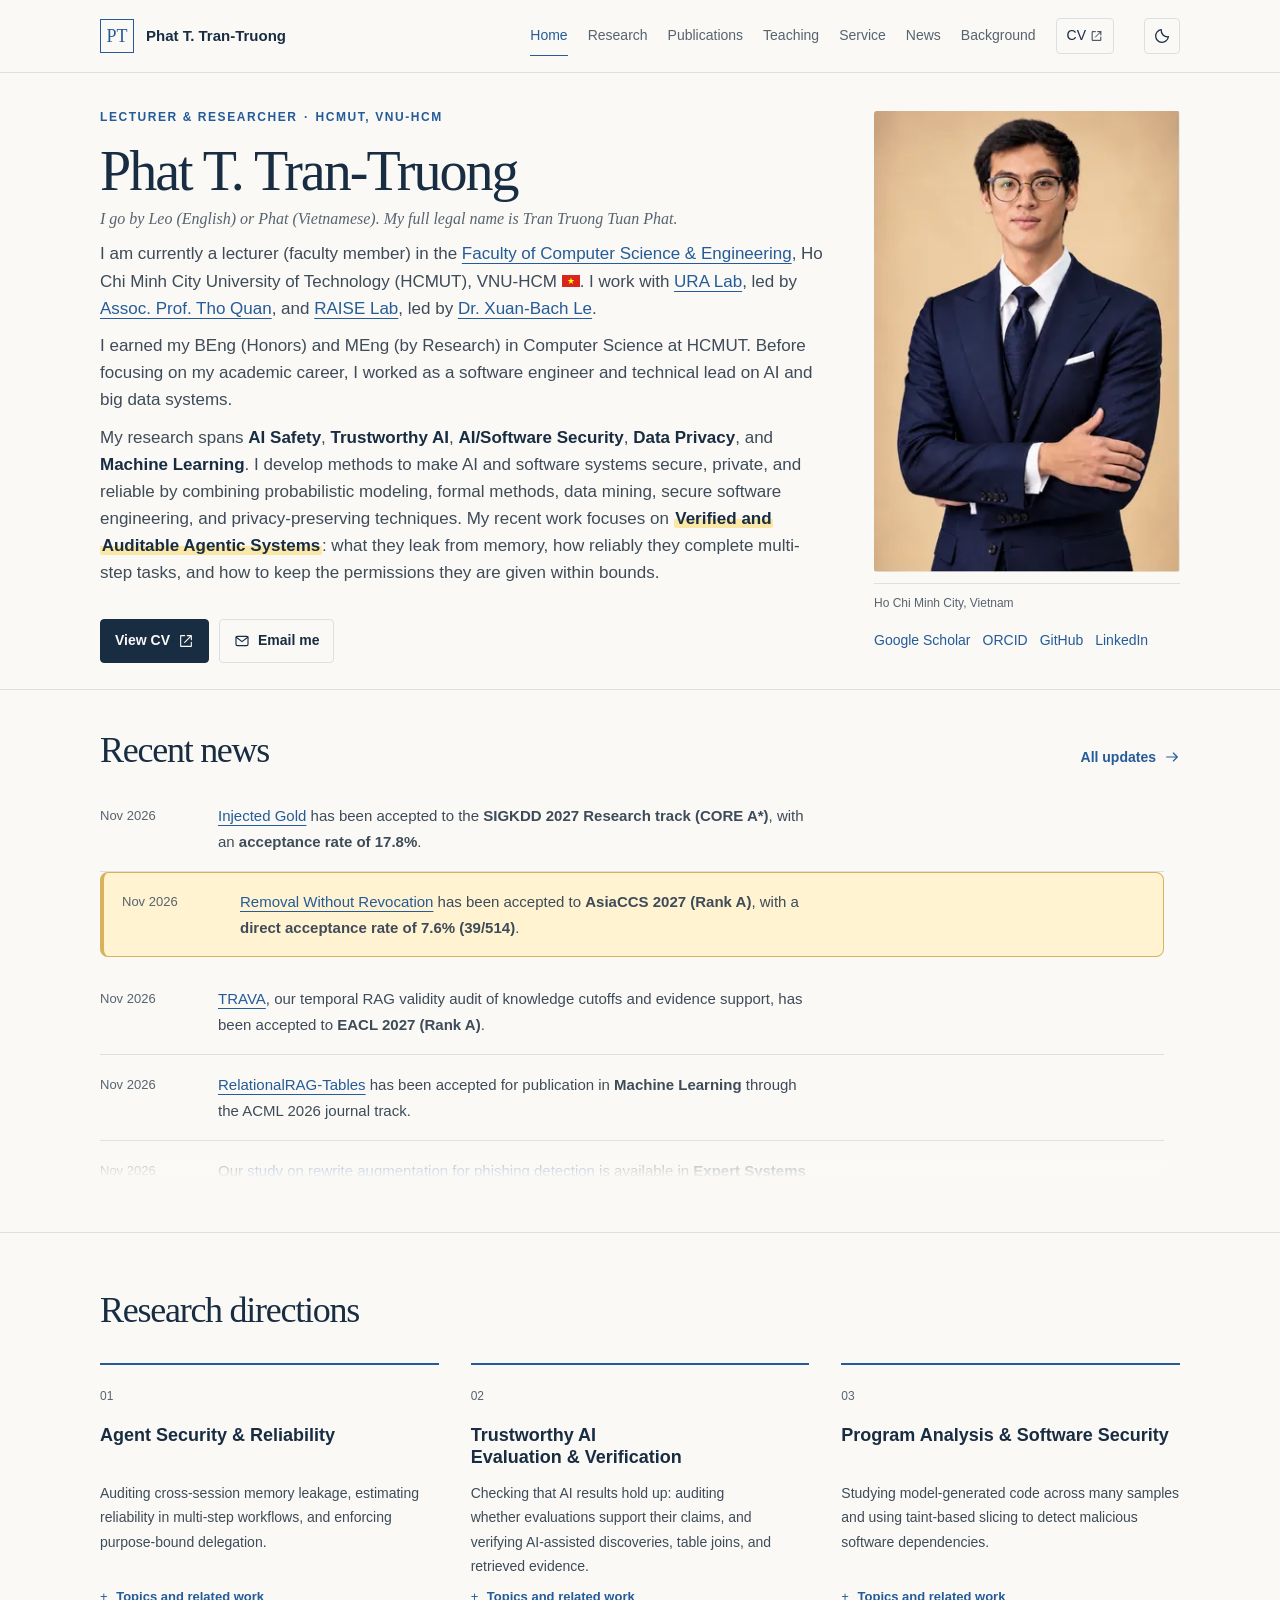
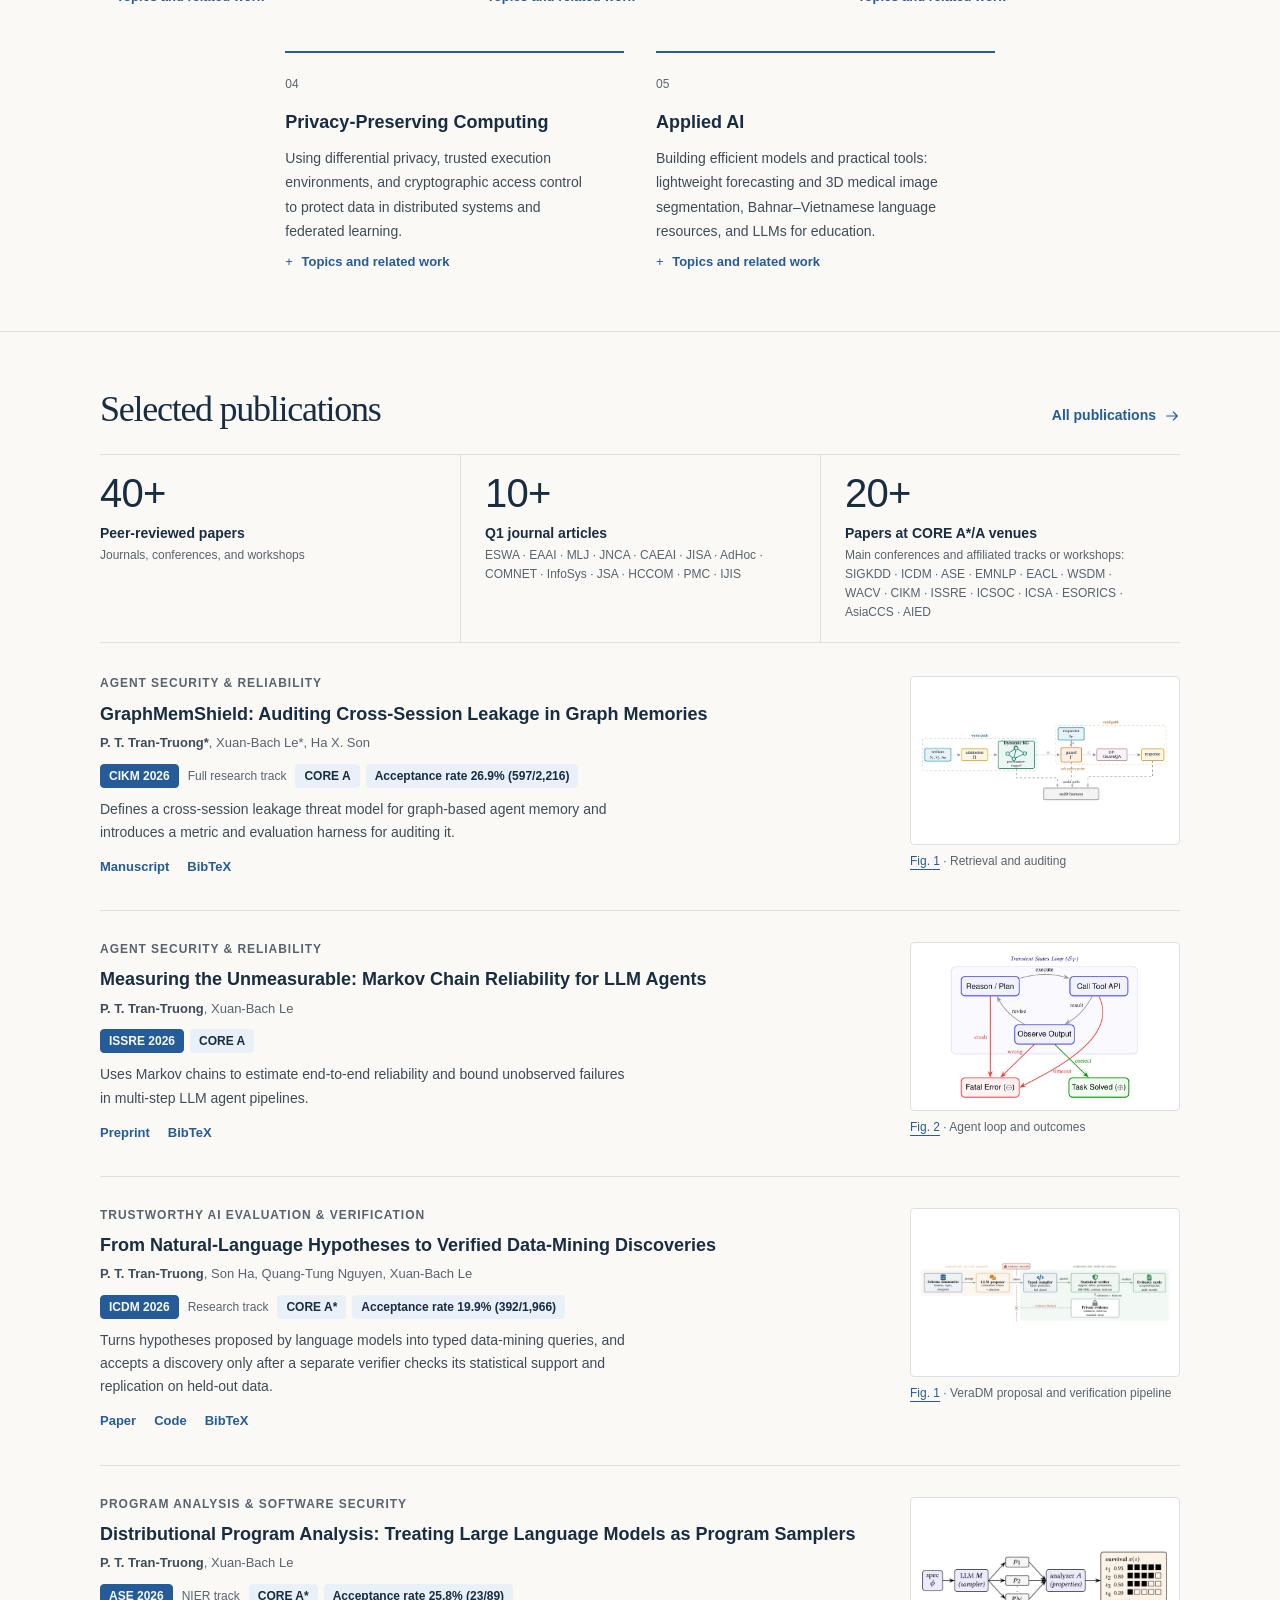
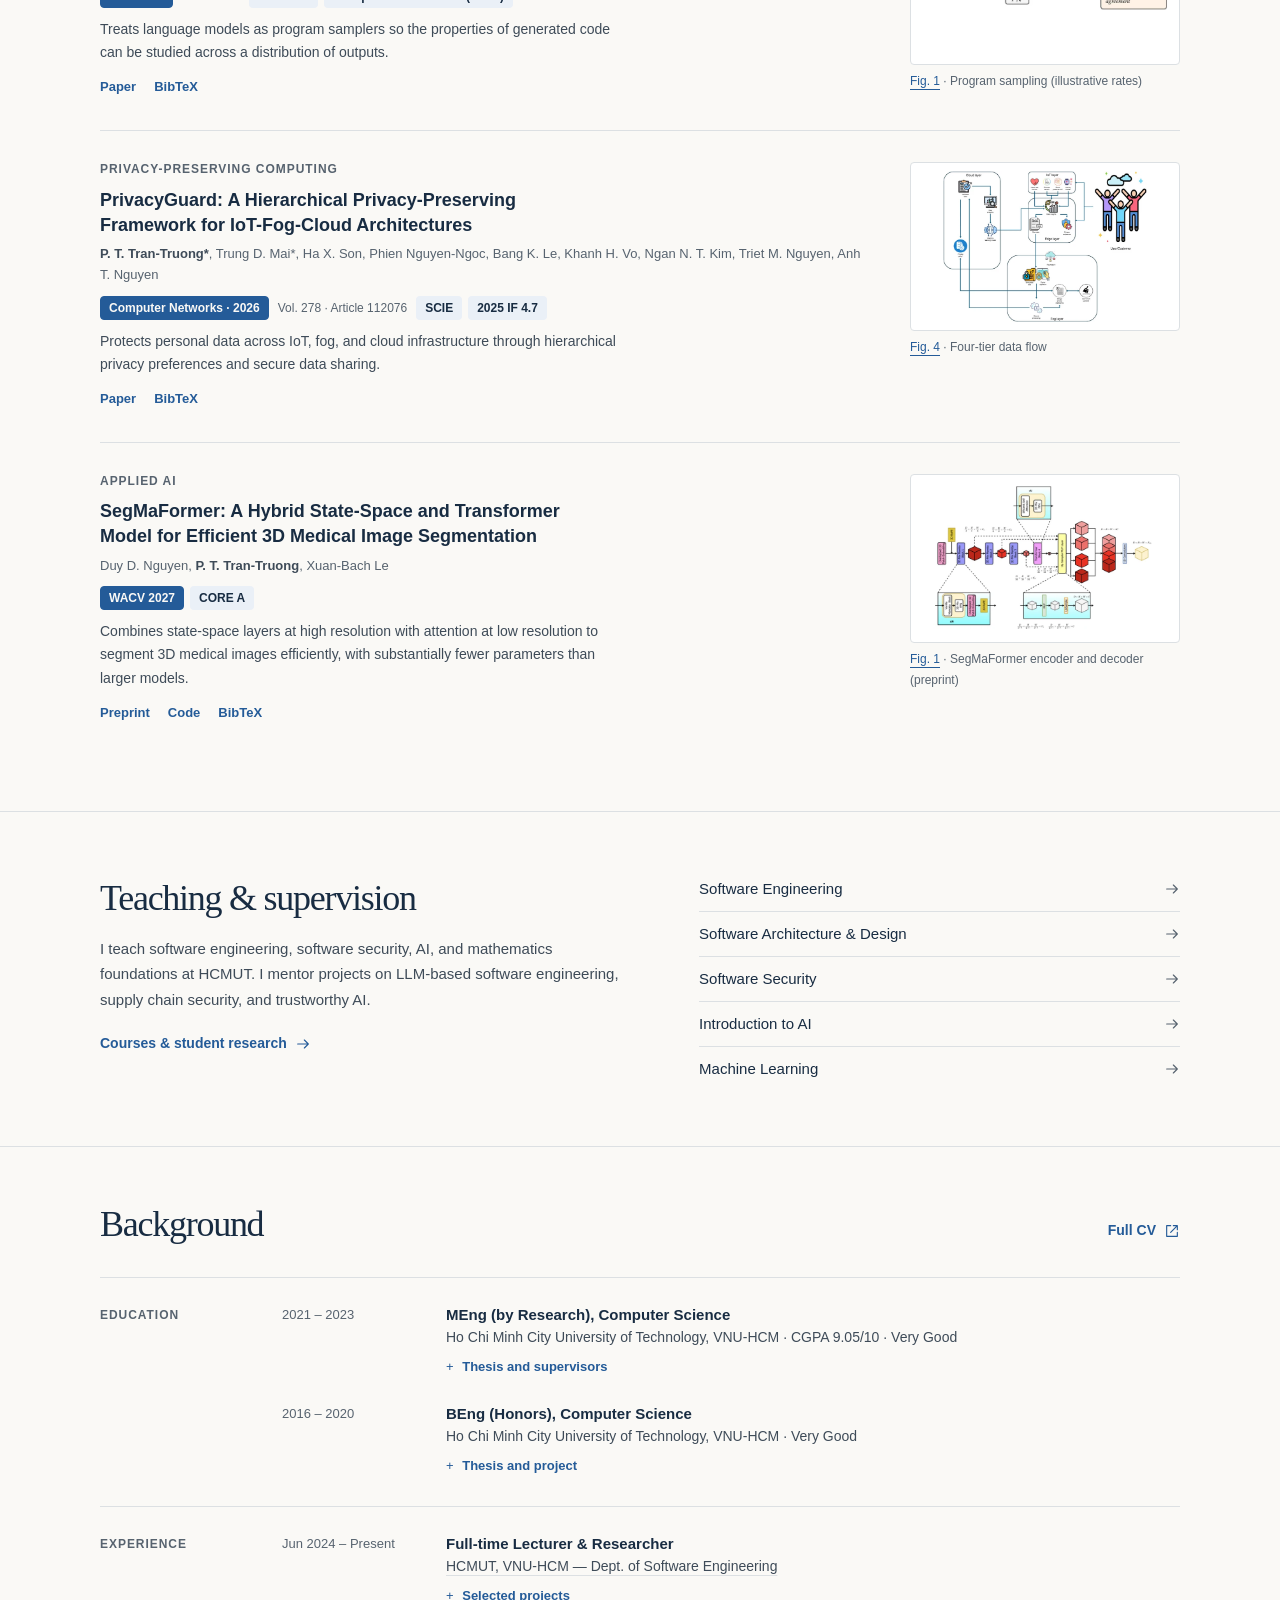
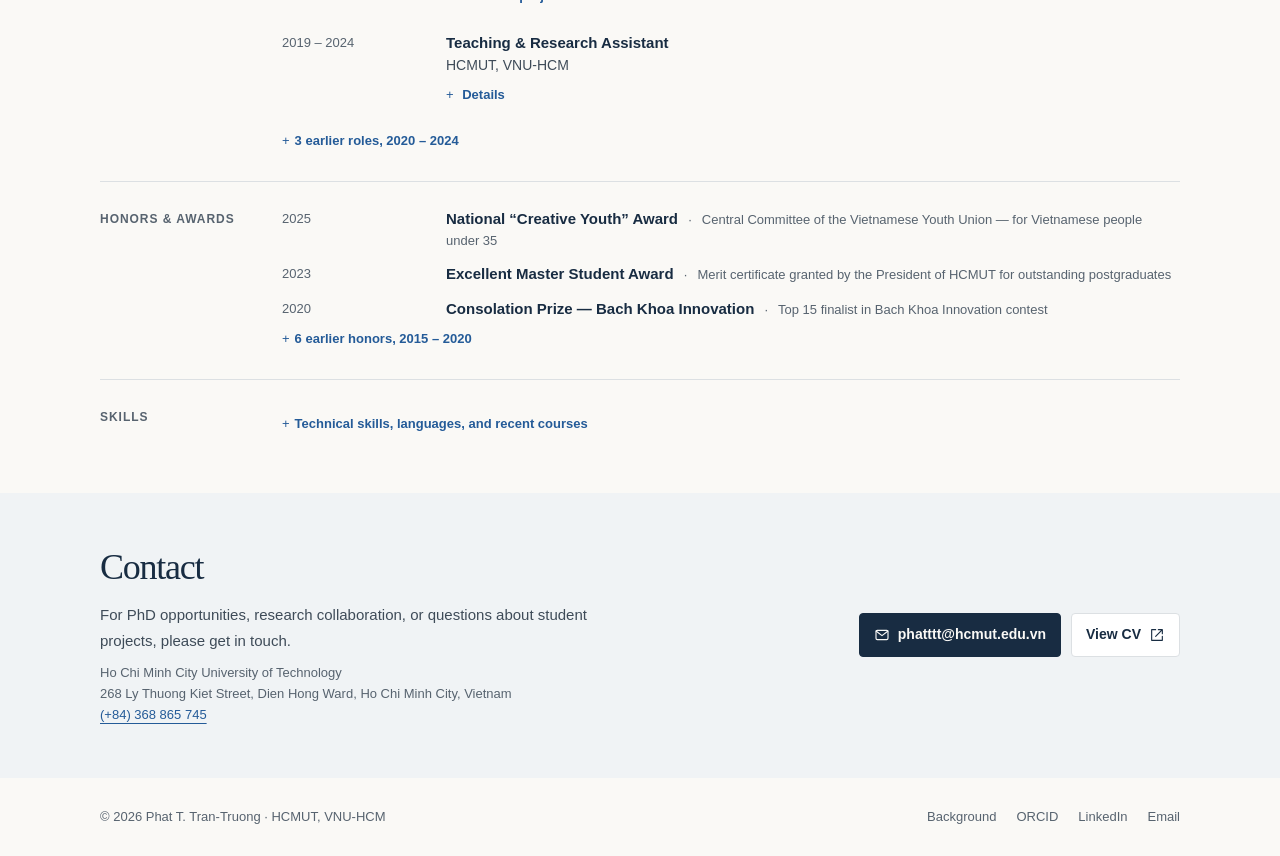
<file: about/index.html>
<!DOCTYPE html>
<html lang="en">
  <head>
    <meta charset="UTF-8" />
    <meta name="viewport" content="width=device-width, initial-scale=1" />
    <title>Background — Phat T. Tran-Truong</title>
    <!-- About merged into the homepage; this page only forwards old links. -->
    <meta name="robots" content="noindex" />
    <link rel="canonical" href="https://leotttphat.github.io/" />
    <script>
      (function () {
        // Keep deep links: about/#awards lands on the homepage's #awards.
        var sections = ["education", "experience", "awards", "skills"];
        var hash = window.location.hash.slice(1);
        var target = sections.indexOf(hash) >= 0 ? hash : "background";
        window.location.replace("../#" + target);
      })();
    </script>
    <meta http-equiv="refresh" content="0; url=../#background" />
  </head>
  <body>
    <p>
      Background, education, experience, and awards are now on the
      <a href="../#background">homepage</a>.
    </p>
  </body>
</html>
</file>
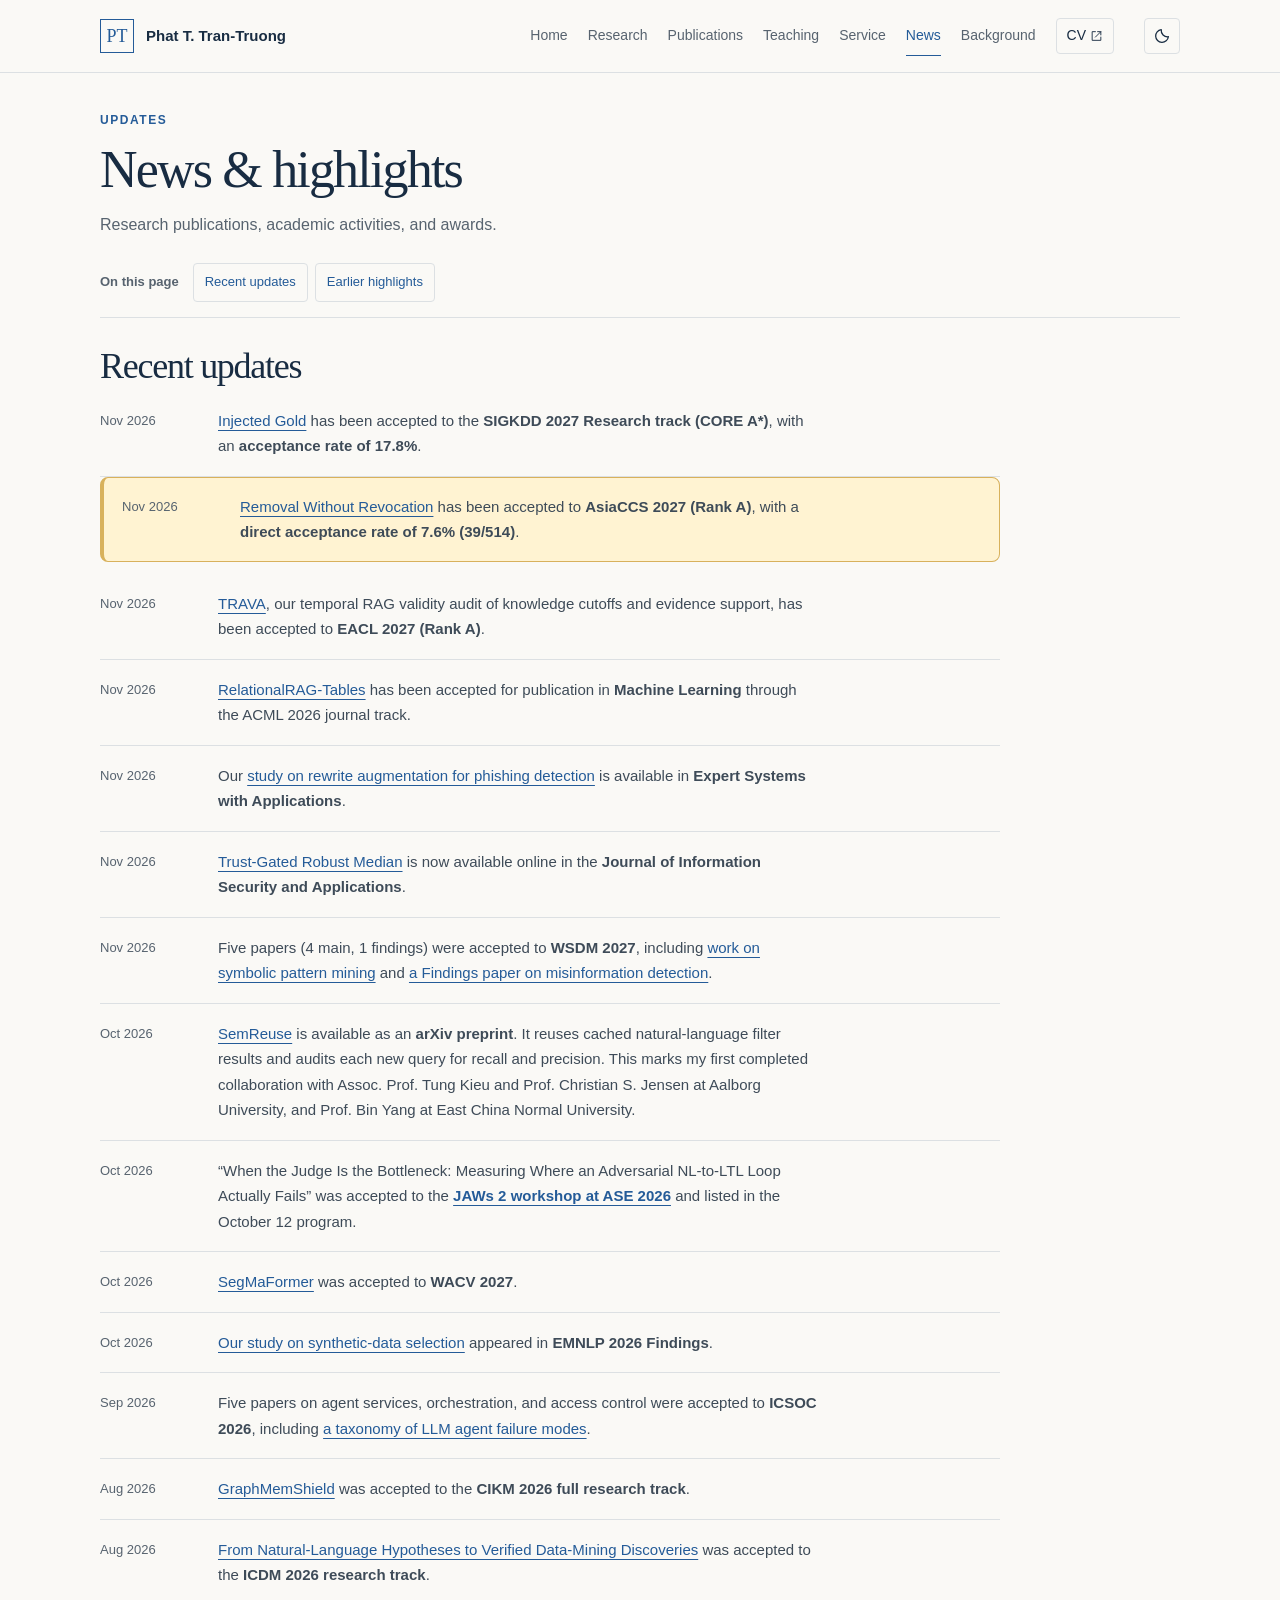
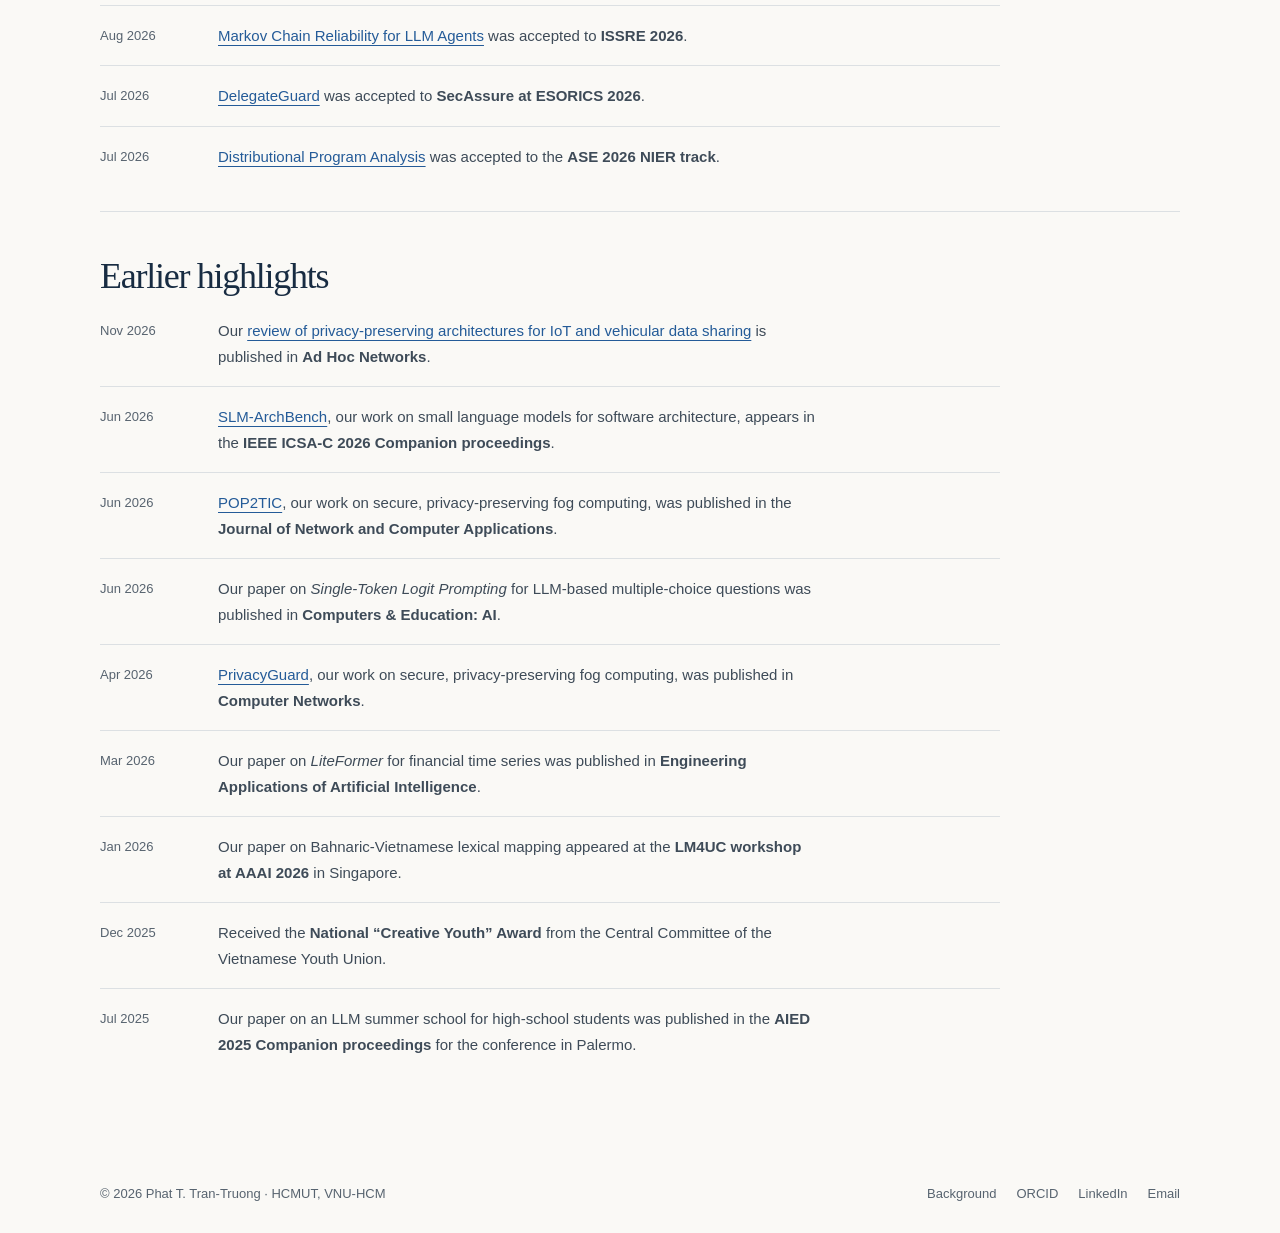
<file: news/index.html>
<!DOCTYPE html>

<html data-theme="light" lang="en">
  <head>
    <meta charset="utf-8" />
    <meta content="width=device-width, initial-scale=1" name="viewport" />
    <title>News — Phat T. Tran-Truong</title>
    <meta
      content="Research updates, publications, academic activities, and awards of Phat T. Tran-Truong."
      name="description"
    />
    <meta content="Phat T. Tran-Truong" name="author" />
    <meta content="#faf9f6" name="theme-color" />
    <meta content="News — Phat T. Tran-Truong" property="og:title" />
    <meta
      content="Research updates, publications, academic activities, and awards of Phat T. Tran-Truong."
      property="og:description"
    />
    <meta content="website" property="og:type" />
    <meta content="https://leotttphat.github.io/news/" property="og:url" />
    <meta
      property="og:image"
      content="https://leotttphat.github.io/assets/social-card.jpg"
    />
    <meta property="og:image:width" content="1200" />
    <meta property="og:image:height" content="630" />
    <meta
      property="og:image:alt"
      content="Phat Tuan Tran-Truong — Security and reliability for LLM agents"
    />
    <meta name="twitter:card" content="summary_large_image" />
    <link href="https://leotttphat.github.io/news/" rel="canonical" />
    <script>
      (function () {
        var theme = null;
        try {
          theme = localStorage.getItem("theme");
        } catch (_) {}
        if (
          theme === "dark" ||
          (!theme && window.matchMedia("(prefers-color-scheme: dark)").matches)
        )
          document.documentElement.dataset.theme = "dark";
      })();
    </script>
    <link rel="icon" href="../favicon.ico" sizes="32x32" />
    <link rel="icon" href="../assets/favicon.svg" type="image/svg+xml" />
    <link rel="apple-touch-icon" href="../assets/apple-touch-icon.png" />
    <link href="../index.css?v=20261114" rel="stylesheet" />
    <script defer="" src="../script.js?v=20261109"></script>
  </head>
  <body data-page="news">
    <a class="skip-link" href="#main">Skip to content</a>
    <header class="navbar">
      <div class="container nav-inner">
        <a aria-label="Phat T. Tran-Truong — Home" class="nav-logo" href="../"
          ><span aria-hidden="true" class="monogram">PT</span
          ><span class="full-name">Phat T. Tran-Truong</span></a
        >
        <nav class="nav-links" id="nav-links" aria-label="Main navigation">
          <a href="../">Home</a>
          <a href="../#research">Research</a>
          <a href="../publications/">Publications</a>
          <a href="../teaching/">Teaching</a>
          <a href="../service/">Service</a>
          <a href="../news/" aria-current="page">News</a>
          <a href="../#background">Background</a>
          <a class="cv-link" href="../cv_Phat.pdf?v=20261127" target="_blank" rel="noopener">
            CV
            <svg class="icon" viewBox="0 0 24 24" aria-hidden="true">
              <path d="M14 4h6v6m0-6L10 14M10 4H4v16h16v-6" />
            </svg>
          </a>
        </nav>
        <button
          aria-label="Switch to dark mode"
          class="icon-button theme-toggle"
          id="theme-toggle"
        >
          <svg aria-hidden="true" class="icon moon-icon" viewbox="0 0 24 24">
            <path
              d="M20.5 13A8.5 8.5 0 0 1 11 3.5 8.5 8.5 0 1 0 20.5 13Z"
            ></path></svg
          ><svg aria-hidden="true" class="icon sun-icon" viewbox="0 0 24 24">
            <circle cx="12" cy="12" r="4"></circle>
            <path
              d="M12 2v2m0 16v2M2 12h2m16 0h2M5 5l1.5 1.5m11 11L19 19M5 19l1.5-1.5m11-11L19 5"
            ></path>
          </svg>
        </button>
        <button
          aria-controls="nav-links"
          aria-expanded="false"
          aria-label="Open navigation"
          class="icon-button menu-toggle"
          id="menu-toggle"
        >
          <svg aria-hidden="true" class="icon menu-bars" viewbox="0 0 24 24">
            <path d="M4 6h16M4 12h16M4 18h16"></path></svg
          ><svg aria-hidden="true" class="icon menu-close" viewbox="0 0 24 24">
            <path d="m6 6 12 12M6 18 18 6"></path>
          </svg>
        </button>
      </div>
    </header>
    <main id="main" tabindex="-1">
      <div class="container page-header">
        <p class="eyebrow">Updates</p>
        <h1>News &amp; highlights</h1>
        <p class="section-intro">
          Research publications, academic activities, and awards.
        </p>
      </div>
      <div class="container page-content">
        <nav class="subnav" aria-label="On this page">
          <span class="subnav-label" aria-hidden="true">On this page</span>
          <a href="#recent">Recent updates</a>
          <a href="#news">Earlier highlights</a>
        </nav>
        <section class="content-section" id="recent">
          <h2>Recent updates</h2>
          <div class="news-list">
            <div class="news-item">
              <time class="news-date" datetime="2026-11">Nov 2026</time>
              <p>
                <a href="../publications/#injected-gold">Injected Gold</a>
                has been accepted to the
                <strong>SIGKDD 2027 Research track (CORE A*)</strong>, with an
                <strong>acceptance rate of 17.8%</strong>.
              </p>
            </div>
            <div class="news-item news-item--highlighted">
              <time class="news-date" datetime="2026-11">Nov 2026</time>
              <p>
                <a href="../publications/#removal-without-revocation"
                  >Removal Without Revocation</a
                >
                has been accepted to <strong>AsiaCCS 2027 (Rank A)</strong>,
                with a <strong>direct acceptance rate of 7.6% (39/514)</strong>.
              </p>
            </div>
            <div class="news-item">
              <time class="news-date" datetime="2026-11">Nov 2026</time>
              <p>
                <a href="../publications/#trava">TRAVA</a>, our temporal RAG
                validity audit of knowledge cutoffs and evidence support,
                has been accepted to <strong>EACL 2027 (Rank A)</strong>.
              </p>
            </div>
            <div class="news-item">
              <time class="news-date" datetime="2026-11">Nov 2026</time>
              <p>
                <a href="../publications/#relationalrag-tables">RelationalRAG-Tables</a>
                has been accepted for publication in <strong>Machine Learning</strong>
                through the ACML 2026 journal track.
              </p>
            </div>
            <div class="news-item">
              <time class="news-date" datetime="2026-11">Nov 2026</time>
              <p>
                Our
                <a href="../publications/#phishing-rewrite-audit"
                  >study on rewrite augmentation for phishing detection</a
                >
                is available in <strong>Expert Systems with Applications</strong>.
              </p>
            </div>
            <div class="news-item">
              <time class="news-date" datetime="2026-11">Nov 2026</time>
              <p>
                <a href="../publications/#trust-gated-median">Trust-Gated Robust Median</a>
                is now available online in the
                <strong>Journal of Information Security and Applications</strong>.
              </p>
            </div>
            <div class="news-item">
              <time class="news-date" datetime="2026-11">Nov 2026</time>
              <p>
                Five papers (4 main, 1 findings) were accepted to <strong>WSDM 2027</strong>,
                including
                <a href="../publications/#symbolic-pattern-mining"
                  >work on symbolic pattern mining</a
                >
                and
                <a href="../publications/#misinformation-propagation-audit"
                  >a Findings paper on misinformation detection</a
                >.
              </p>
            </div>
            <div class="news-item">
              <time class="news-date" datetime="2026-10">Oct 2026</time>
              <p>
                <a href="../publications/#semreuse">SemReuse</a> is available as
                an <strong>arXiv preprint</strong>. It reuses cached
                natural-language filter results and audits each new query
                for recall and precision. This marks my first completed
                collaboration with Assoc. Prof. Tung Kieu and Prof. Christian
                S. Jensen at Aalborg University, and Prof. Bin Yang at East
                China Normal University.
              </p>
            </div>
            <div class="news-item" id="jaws-ase-2026">
              <time class="news-date" datetime="2026-10">Oct 2026</time>
              <p>
                “When the Judge Is the Bottleneck: Measuring Where an
                Adversarial NL-to-LTL Loop Actually Fails” was accepted to the
                <strong><a href="https://conf.researchr.org/home/ase-2026/jaws-2-2026#program">JAWs 2 workshop at ASE 2026</a></strong>
                and listed in the October 12 program.
              </p>
            </div>
            <div class="news-item">
              <time class="news-date" datetime="2026-10">Oct 2026</time>
              <p>
                <a href="../publications/#segmaformer">SegMaFormer</a> was
                accepted to <strong>WACV 2027</strong>.
              </p>
            </div>
            <div class="news-item">
              <time class="news-date" datetime="2026-10">Oct 2026</time>
              <p>
                <a href="../publications/#synthetic-data-audit"
                  >Our study on synthetic-data selection</a
                >
                appeared in <strong>EMNLP 2026 Findings</strong>.
              </p>
            </div>
            <div class="news-item">
              <time class="news-date" datetime="2026-09">Sep 2026</time>
              <p>
                Five papers on agent services, orchestration, and access control
                were accepted to <strong>ICSOC 2026</strong>, including
                <a href="../publications/#agent-failure-taxonomy"
                  >a taxonomy of LLM agent failure modes</a
                >.
              </p>
            </div>
            <div class="news-item">
              <time class="news-date" datetime="2026-08">Aug 2026</time>
              <p>
                <a href="../publications/#graphmemshield">GraphMemShield</a> was
                accepted to the <strong>CIKM 2026 full research track</strong>.
              </p>
            </div>
            <div class="news-item">
              <time class="news-date" datetime="2026-08">Aug 2026</time>
              <p>
                <a href="../publications/#verified-data-mining"
                  >From Natural-Language Hypotheses to Verified Data-Mining
                  Discoveries</a
                >
                was accepted to the <strong>ICDM 2026 research track</strong>.
              </p>
            </div>
            <div class="news-item">
              <time class="news-date" datetime="2026-08">Aug 2026</time>
              <p>
                <a href="../publications/#markov-agent-reliability"
                  >Markov Chain Reliability for LLM Agents</a
                >
                was accepted to <strong>ISSRE 2026</strong>.
              </p>
            </div>
            <div class="news-item">
              <time class="news-date" datetime="2026-07">Jul 2026</time>
              <p>
                <a href="../publications/#delegateguard">DelegateGuard</a> was
                accepted to <strong>SecAssure at ESORICS 2026</strong>.
              </p>
            </div>
            <div class="news-item">
              <time class="news-date" datetime="2026-07">Jul 2026</time>
              <p>
                <a href="../publications/#distributional-program-analysis"
                  >Distributional Program Analysis</a
                >
                was accepted to the <strong>ASE 2026 NIER track</strong>.
              </p>
            </div>
          </div>
        </section>
        <section class="content-section" id="news">
          <h2 class="section-title">Earlier highlights</h2>
          <div class="news-list">
            <div class="news-item">
              <time class="news-date" datetime="2026-11">Nov 2026</time>
              <p>
                Our
                <a href="../publications/#privacy-architectures"
                  >review of privacy-preserving architectures for IoT and
                  vehicular data sharing</a
                >
                is published in <strong>Ad Hoc Networks</strong>.
              </p>
            </div>
            <div class="news-item">
              <time class="news-date" datetime="2026-06">Jun 2026</time>
              <p>
                <a href="../publications/#slm-archbench">SLM-ArchBench</a>, our
                work on small language models for software architecture, appears
                in the <strong>IEEE ICSA-C 2026 Companion proceedings</strong>.
              </p>
            </div>
            <div class="news-item">
              <time class="news-date" datetime="2026-06">Jun 2026</time>
              <p>
                <a href="../publications/#pop2tic">POP2TIC</a>, our work on
                secure, privacy-preserving fog computing, was published in the
                <strong>Journal of Network and Computer Applications</strong>.
              </p>
            </div>
            <div class="news-item">
              <time class="news-date" datetime="2026-06">Jun 2026</time>
              <p>
                Our paper on <em>Single-Token Logit Prompting</em> for LLM-based
                multiple-choice questions was published in
                <strong>Computers &amp; Education: AI</strong>.
              </p>
            </div>
            <div class="news-item">
              <time class="news-date" datetime="2026-04">Apr 2026</time>
              <p>
                <a href="../publications/#privacyguard">PrivacyGuard</a>, our work on
                secure, privacy-preserving fog computing, was published in
                <strong>Computer Networks</strong>.
              </p>
            </div>
            <div class="news-item">
              <time class="news-date" datetime="2026-03">Mar 2026</time>
              <p>
                Our paper on <em>LiteFormer</em> for financial time series was
                published in
                <strong>Engineering Applications of Artificial Intelligence</strong>.
              </p>
            </div>
            <div class="news-item">
              <time class="news-date" datetime="2026-01">Jan 2026</time>
              <p>
                Our paper on Bahnaric-Vietnamese lexical mapping appeared at the
                <strong>LM4UC workshop at AAAI 2026</strong> in Singapore.
              </p>
            </div>
            <div class="news-item">
              <time class="news-date" datetime="2025-12">Dec 2025</time>
              <p>
                Received the
                <strong>National “Creative Youth” Award</strong> from the
                Central Committee of the Vietnamese Youth Union.
              </p>
            </div>
            <div class="news-item">
              <time class="news-date" datetime="2025-07">Jul 2025</time>
              <p>
                Our paper on an LLM summer school for high-school students was
                published in the <strong>AIED 2025 Companion proceedings</strong>
                for the conference in Palermo.
              </p>
            </div>
          </div>
        </section>
      </div>
    </main>
    <footer class="footer">
      <div class="container footer-inner">
        <p>© 2026 Phat T. Tran-Truong · HCMUT, VNU-HCM</p>
        <div class="footer-links">
          <a href="../#background">Background</a
          ><a
            href="https://orcid.org/0000-0003-3199-6333"
            rel="noopener"
            target="_blank"
            >ORCID</a
          ><a
            href="https://www.linkedin.com/in/tuanphat"
            rel="noopener"
            target="_blank"
            >LinkedIn</a
          ><a href="mailto:phatttt@hcmut.edu.vn">Email</a>
        </div>
      </div>
    </footer>
  </body>
</html>
</file>
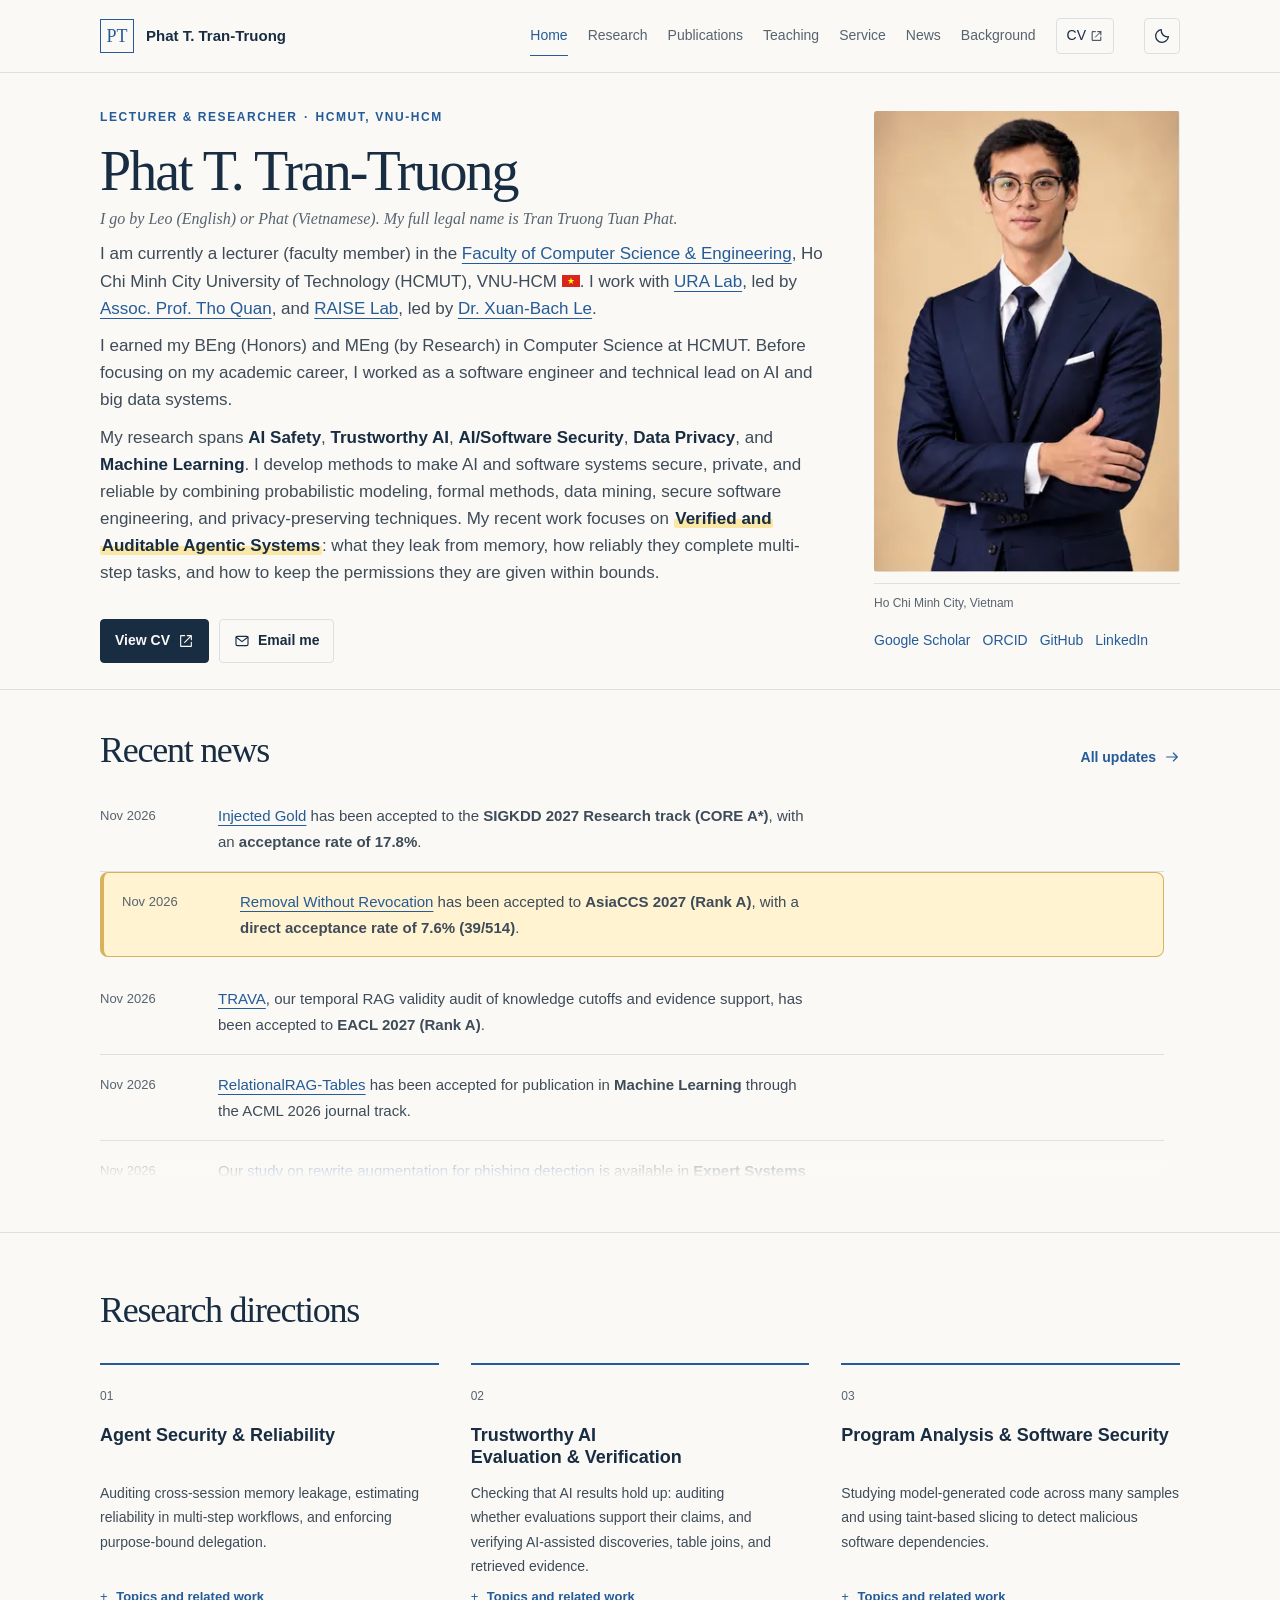
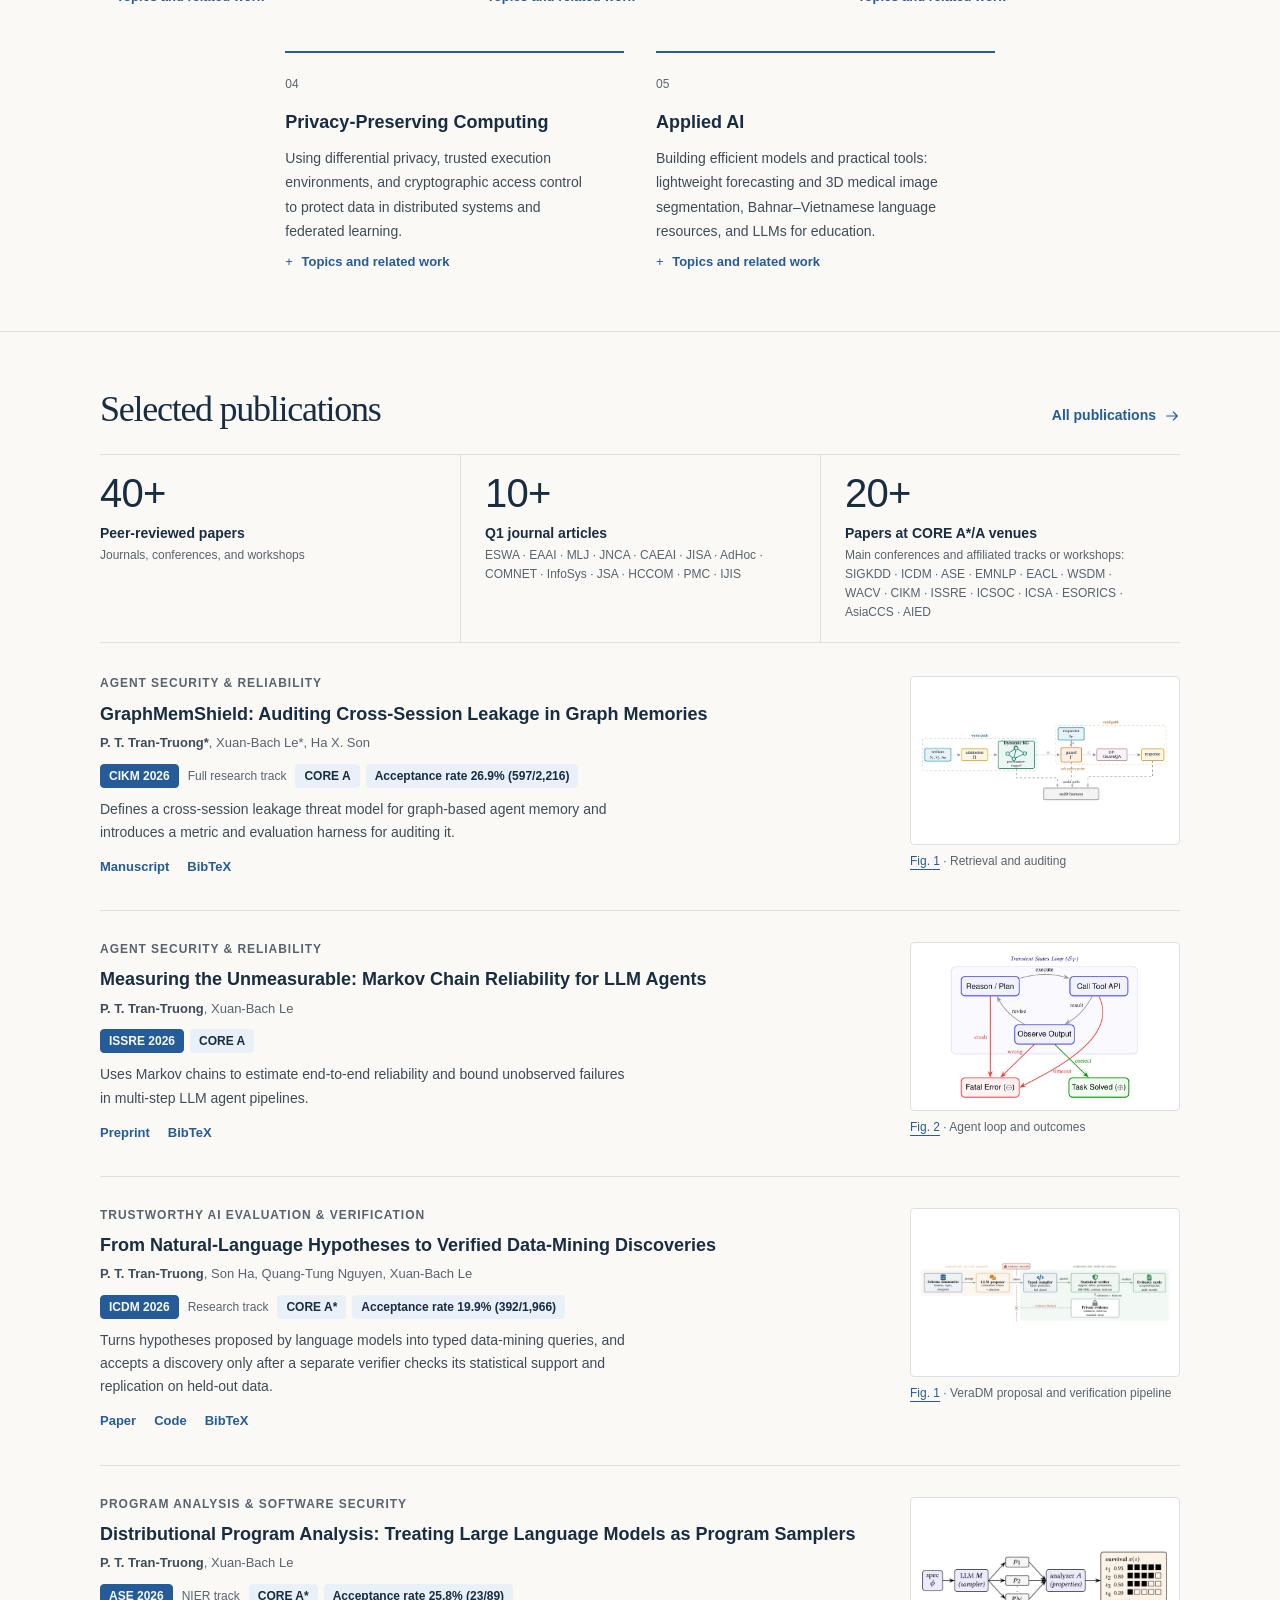
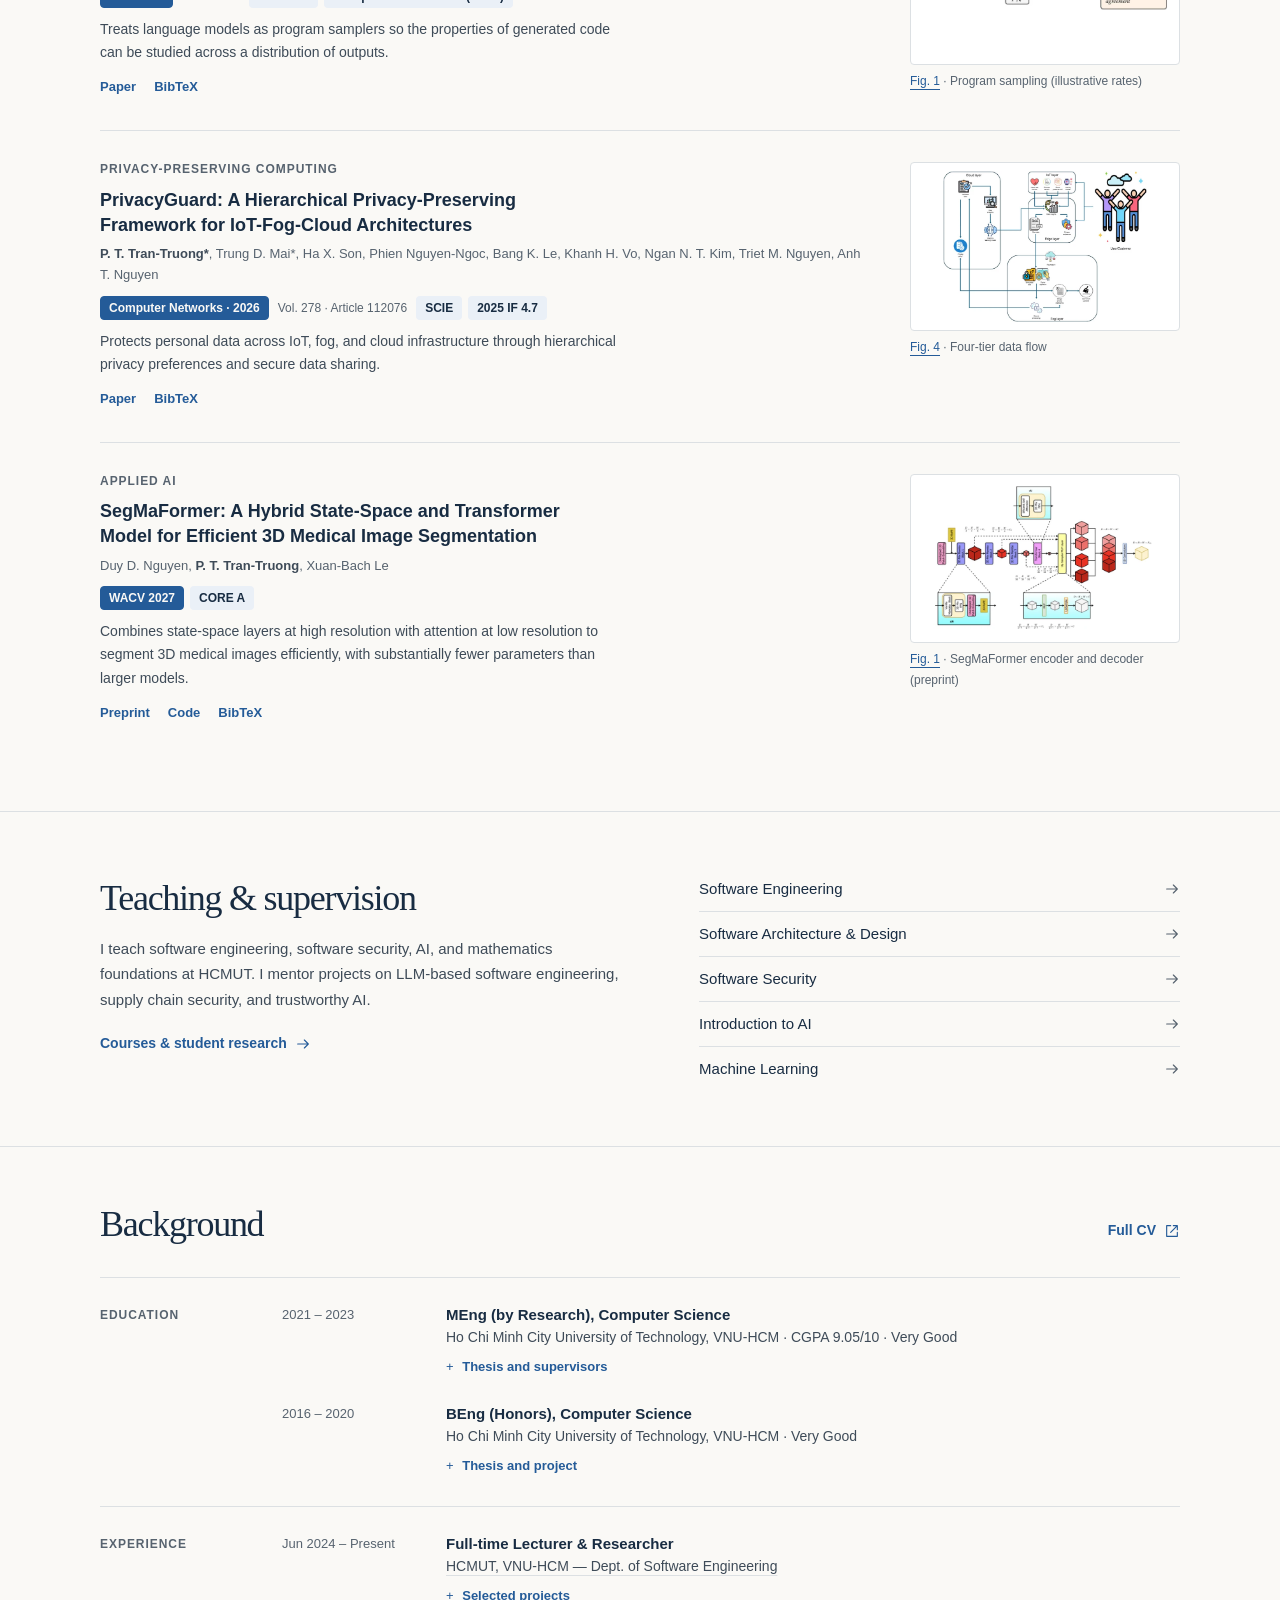
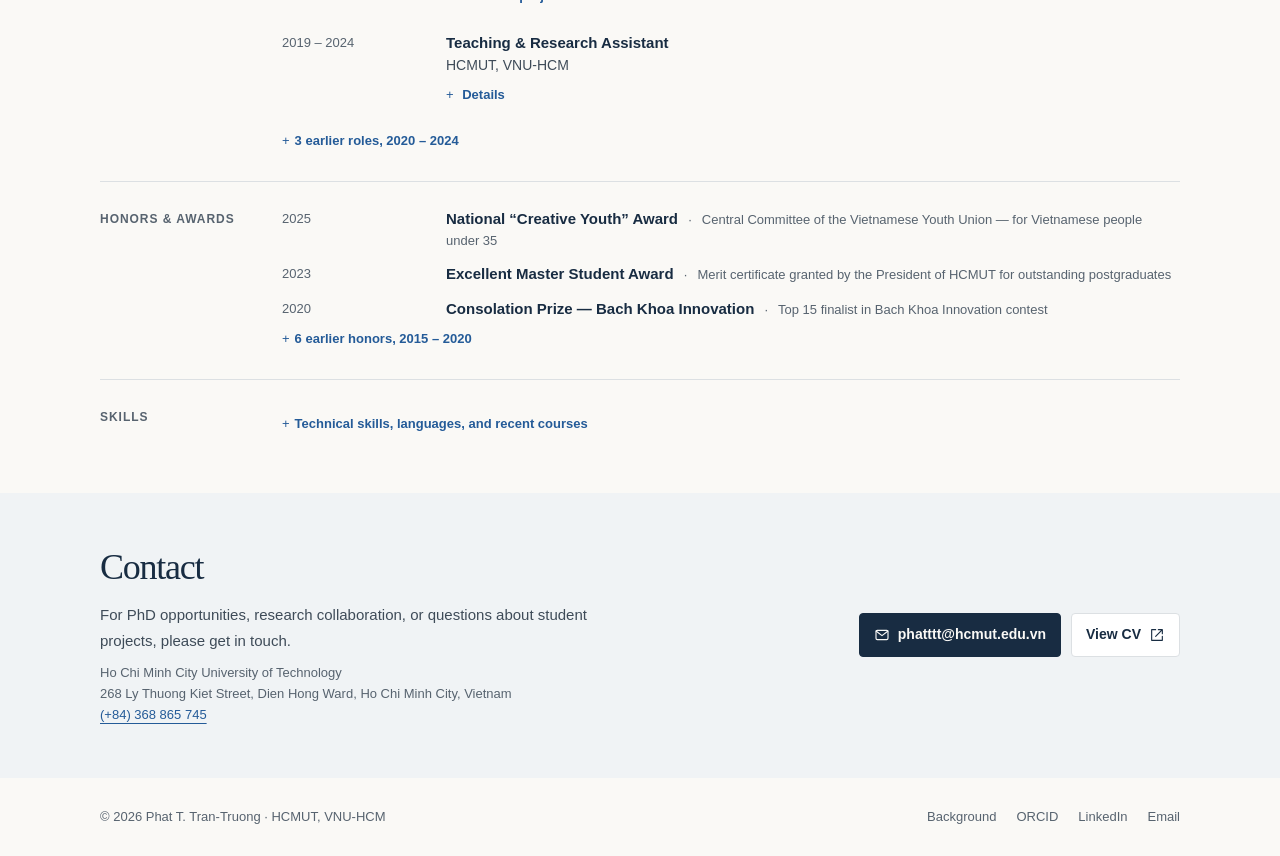
<file: research/index.html>
<!DOCTYPE html>
<html lang="en">
  <head>
    <meta charset="UTF-8" />
    <meta name="viewport" content="width=device-width, initial-scale=1" />
    <title>Research — Phat T. Tran-Truong</title>
    <!-- Research merged into the homepage; this page only forwards old links. -->
    <meta name="robots" content="noindex" />
    <link rel="canonical" href="https://leotttphat.github.io/" />
    <script>
      (function () {
        // Keep deep links: research/#privacy lands on the homepage's #privacy.
        var sections = ["secure-ai", "privacy", "software"];
        var hash = window.location.hash.slice(1);
        var target = sections.indexOf(hash) >= 0 ? hash : "research";
        window.location.replace("../#" + target);
      })();
    </script>
    <meta http-equiv="refresh" content="0; url=../#research" />
  </head>
  <body>
    <p>
      Research directions are on the <a href="../#research">homepage</a>.
    </p>
  </body>
</html>
</file>
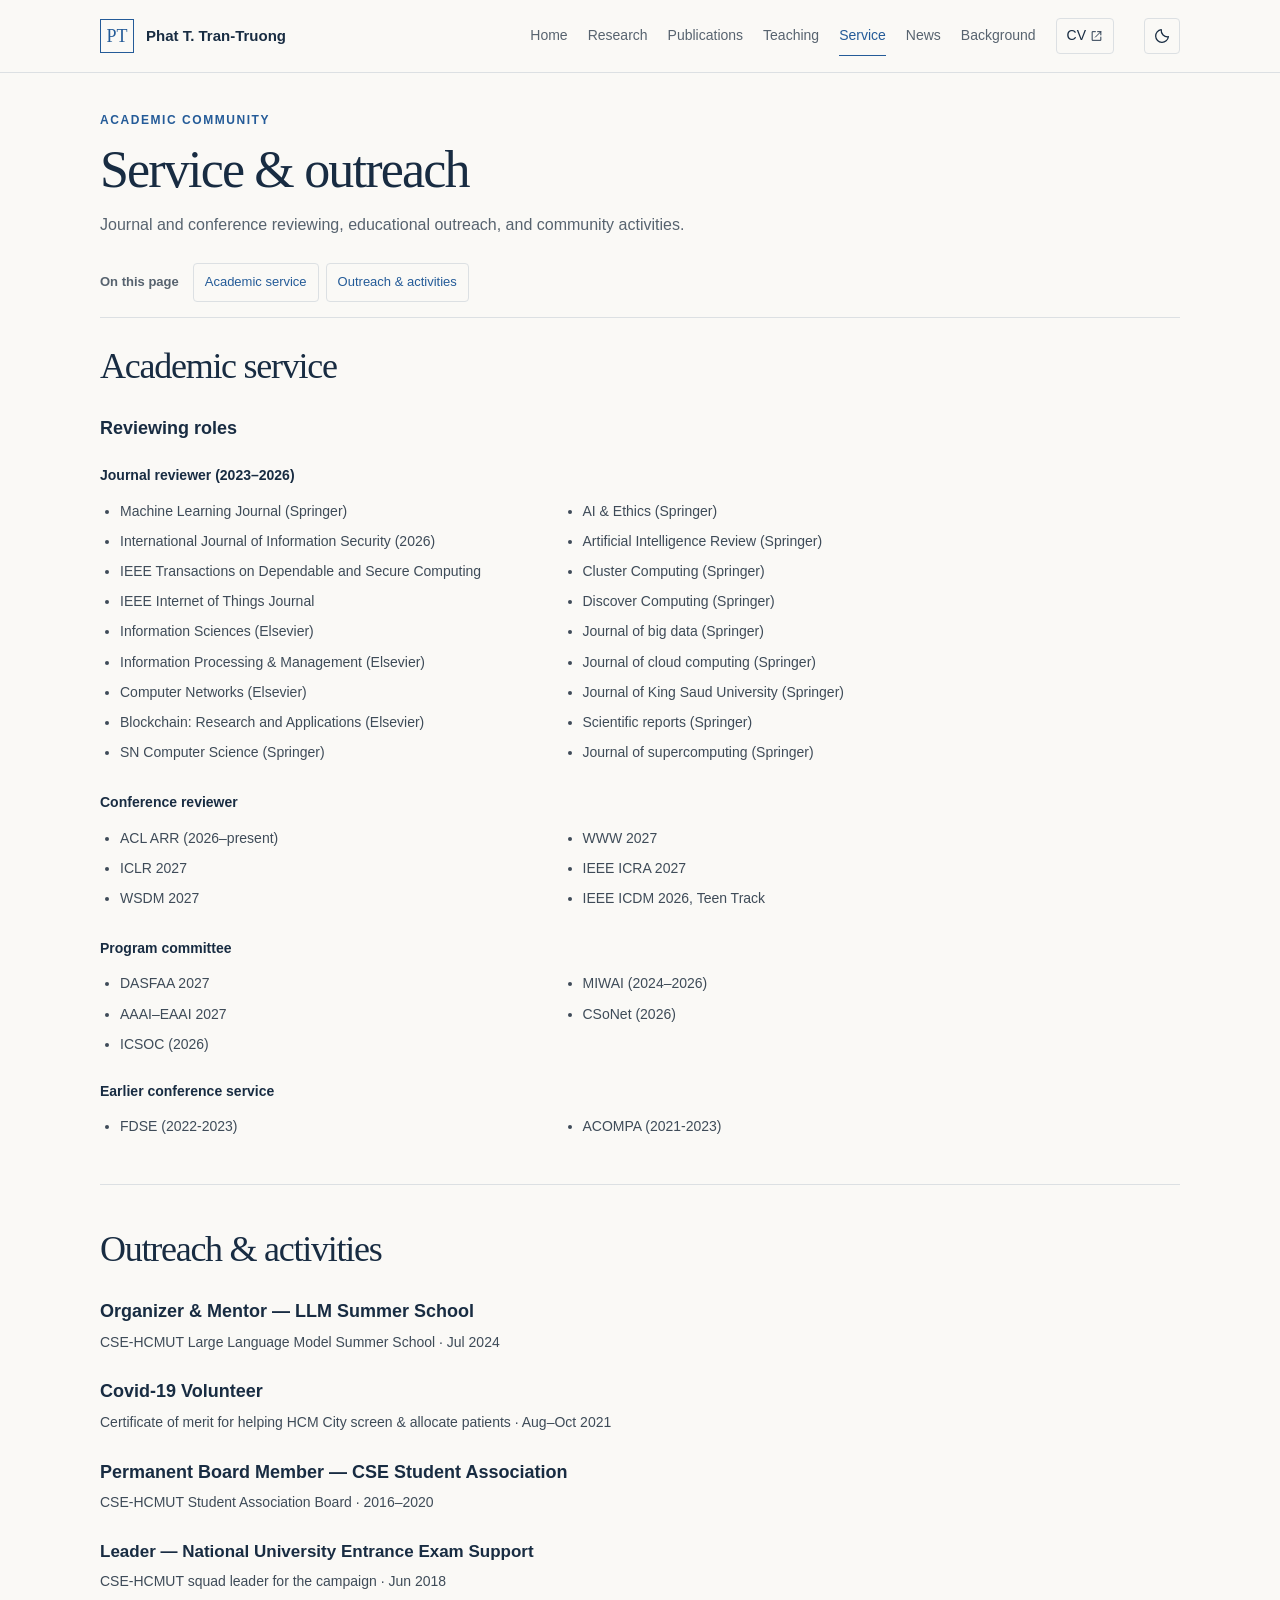
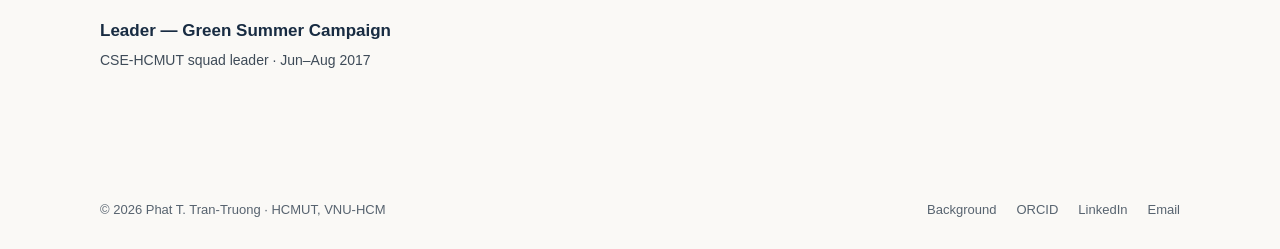
<file: service/index.html>
<!DOCTYPE html>
<html lang="en" data-theme="light">
  <head>
    <meta charset="UTF-8" />
    <meta name="viewport" content="width=device-width, initial-scale=1" />
    <title>Service &amp; Outreach — Phat T. Tran-Truong</title>
    <meta
      name="description"
      content="Academic reviewing, outreach, and community activities of Phat T. Tran-Truong."
    />
    <meta name="author" content="Phat T. Tran-Truong" />
    <meta name="theme-color" content="#faf9f6" />
    <meta
      property="og:title"
      content="Service &amp; Outreach — Phat T. Tran-Truong"
    />
    <meta
      property="og:description"
      content="Academic reviewing, outreach, and community activities of Phat T. Tran-Truong."
    />
    <meta property="og:type" content="website" />
    <meta property="og:url" content="https://leotttphat.github.io/service/" />
    <meta
      property="og:image"
      content="https://leotttphat.github.io/assets/social-card.jpg"
    />
    <meta property="og:image:width" content="1200" />
    <meta property="og:image:height" content="630" />
    <meta
      property="og:image:alt"
      content="Phat Tuan Tran-Truong — Security and reliability for LLM agents"
    />
    <meta name="twitter:card" content="summary_large_image" />
    <link rel="canonical" href="https://leotttphat.github.io/service/" />
    <script>
      (function () {
        var theme = null;
        try {
          theme = localStorage.getItem("theme");
        } catch (_) {}
        if (
          theme === "dark" ||
          (!theme && window.matchMedia("(prefers-color-scheme: dark)").matches)
        )
          document.documentElement.dataset.theme = "dark";
      })();
    </script>
    <link rel="icon" href="../favicon.ico" sizes="32x32" />
    <link rel="icon" href="../assets/favicon.svg" type="image/svg+xml" />
    <link rel="apple-touch-icon" href="../assets/apple-touch-icon.png" />
    <link rel="stylesheet" href="../index.css?v=20261109" />
    <script src="../script.js?v=20261109" defer></script>
  </head>
  <body data-page="service">
    <a class="skip-link" href="#main">Skip to content</a>
    <header class="navbar">
      <div class="container nav-inner">
        <a class="nav-logo" href="../" aria-label="Phat T. Tran-Truong — Home"
          ><span class="monogram" aria-hidden="true">PT</span
          ><span class="full-name">Phat T. Tran-Truong</span></a
        >
        <nav class="nav-links" id="nav-links" aria-label="Main navigation">
          <a href="../">Home</a>
          <a href="../#research">Research</a>
          <a href="../publications/">Publications</a>
          <a href="../teaching/">Teaching</a>
          <a href="../service/" aria-current="page">Service</a>
          <a href="../news/">News</a>
          <a href="../#background">Background</a>
          <a class="cv-link" href="../cv_Phat.pdf?v=20261127" target="_blank" rel="noopener">
            CV
            <svg class="icon" viewBox="0 0 24 24" aria-hidden="true">
              <path d="M14 4h6v6m0-6L10 14M10 4H4v16h16v-6" />
            </svg>
          </a>
        </nav>
        <button
          class="icon-button theme-toggle"
          id="theme-toggle"
          aria-label="Switch to dark mode"
        >
          <svg class="icon moon-icon" viewBox="0 0 24 24" aria-hidden="true">
            <path
              d="M20.5 13A8.5 8.5 0 0 1 11 3.5 8.5 8.5 0 1 0 20.5 13Z"
            /></svg
          ><svg class="icon sun-icon" viewBox="0 0 24 24" aria-hidden="true">
            <circle cx="12" cy="12" r="4" />
            <path
              d="M12 2v2m0 16v2M2 12h2m16 0h2M5 5l1.5 1.5m11 11L19 19M5 19l1.5-1.5m11-11L19 5"
            />
          </svg>
        </button>
        <button
          class="icon-button menu-toggle"
          id="menu-toggle"
          aria-label="Open navigation"
          aria-expanded="false"
          aria-controls="nav-links"
        >
          <svg class="icon menu-bars" viewBox="0 0 24 24" aria-hidden="true">
            <path d="M4 6h16M4 12h16M4 18h16" /></svg
          ><svg class="icon menu-close" viewBox="0 0 24 24" aria-hidden="true">
            <path d="m6 6 12 12M6 18 18 6" />
          </svg>
        </button>
      </div>
    </header>
    <main id="main" tabindex="-1">
      <div class="container page-header">
        <p class="eyebrow">Academic community</p>
        <h1>Service &amp; outreach</h1>
        <p class="section-intro">
          Journal and conference reviewing, educational outreach, and community
          activities.
        </p>
      </div>
      <div class="container page-content">
        <nav class="subnav" aria-label="On this page">
          <span class="subnav-label" aria-hidden="true">On this page</span>
          <a href="#services">Academic service</a>
          <a href="#activities">Outreach &amp; activities</a>
        </nav>
        <section class="content-section" id="services">
          <h2 class="section-title">Academic service</h2>
          <div class="services-grid">
            <div class="service-card">
              <h3>Reviewing roles</h3>
              <div class="skill-subsection">
                <h4 class="skill-sub-title">Journal reviewer (2023–2026)</h4>
                <ul class="service-list">
                  <li>Machine Learning Journal (Springer)</li>
                  <li>International Journal of Information Security (2026)</li>
                  <li>IEEE Transactions on Dependable and Secure Computing</li>
                  <li>IEEE Internet of Things Journal</li>
                  <li>Information Sciences (Elsevier)</li>
                  <li>Information Processing &amp; Management (Elsevier)</li>
                  <li>Computer Networks (Elsevier)</li>
                  <li>Blockchain: Research and Applications (Elsevier)</li>
                  <li>SN Computer Science (Springer)</li>
                  <li>AI &amp; Ethics (Springer)</li>
                  <li>Artificial Intelligence Review (Springer)</li>
                  <li>Cluster Computing (Springer)</li>
                  <li>Discover Computing (Springer)</li>
                  <li>Journal of big data (Springer)</li>
                  <li>Journal of cloud computing (Springer)</li>
                  <li>Journal of King Saud University (Springer)</li>
                  <li>Scientific reports (Springer)</li>
                  <li>Journal of supercomputing (Springer)</li>
                </ul>
              </div>
              <div class="skill-subsection">
                <h4 class="skill-sub-title">Conference reviewer</h4>
                <ul class="service-list">
                  <li>ACL ARR (2026–present)</li>
                  <li>ICLR 2027</li>
                  <li>WSDM 2027</li>
                  <li>WWW 2027</li>
                  <li>IEEE ICRA 2027</li>
                  <li>IEEE ICDM 2026, Teen Track</li>
                </ul>
              </div>
              <div class="skill-subsection">
                <h4 class="skill-sub-title">Program committee</h4>
                <ul class="service-list">
                  <li>DASFAA 2027</li>
                  <li>AAAI–EAAI 2027</li>
                  <li>ICSOC (2026)</li>
                  <li>MIWAI (2024–2026)</li>
                  <li>CSoNet (2026)</li>
                </ul>
              </div>
              <div class="skill-subsection">
                <h4 class="skill-sub-title">Earlier conference service</h4>
                <ul class="service-list">
                  <li>FDSE (2022-2023)</li>
                  <li>ACOMPA (2021-2023)</li>
                </ul>
              </div>
            </div>
          </div>
        </section>
        <section class="content-section" id="activities">
          <h2 class="section-title">Outreach &amp; activities</h2>
          <div class="activities-list">
            <div class="activity-item">
              <div>
                <h3>Organizer &amp; Mentor — LLM Summer School</h3>
                <p>CSE-HCMUT Large Language Model Summer School · Jul 2024</p>
              </div>
            </div>
            <div class="activity-item">
              <div>
                <h3>Covid-19 Volunteer</h3>
                <p>
                  Certificate of merit for helping HCM City screen &amp;
                  allocate patients · Aug–Oct 2021
                </p>
              </div>
            </div>
            <div class="activity-item">
              <div>
                <h3>Permanent Board Member — CSE Student Association</h3>
                <p>CSE-HCMUT Student Association Board · 2016–2020</p>
              </div>
            </div>
            <div class="activity-item">
              <div>
                <h4>Leader — National University Entrance Exam Support</h4>
                <p>CSE-HCMUT squad leader for the campaign · Jun 2018</p>
              </div>
            </div>
            <div class="activity-item">
              <div>
                <h4>Leader — Green Summer Campaign</h4>
                <p>CSE-HCMUT squad leader · Jun–Aug 2017</p>
              </div>
            </div>
          </div>
        </section>
      </div>
    </main>
    <footer class="footer">
      <div class="container footer-inner">
        <p>© 2026 Phat T. Tran-Truong · HCMUT, VNU-HCM</p>
        <div class="footer-links">
          <a href="../#background">Background</a
          ><a
            href="https://orcid.org/0000-0003-3199-6333"
            target="_blank"
            rel="noopener"
            >ORCID</a
          ><a
            href="https://www.linkedin.com/in/tuanphat"
            target="_blank"
            rel="noopener"
            >LinkedIn</a
          ><a href="mailto:phatttt@hcmut.edu.vn">Email</a>
        </div>
      </div>
    </footer>
  </body>
</html>
</file>
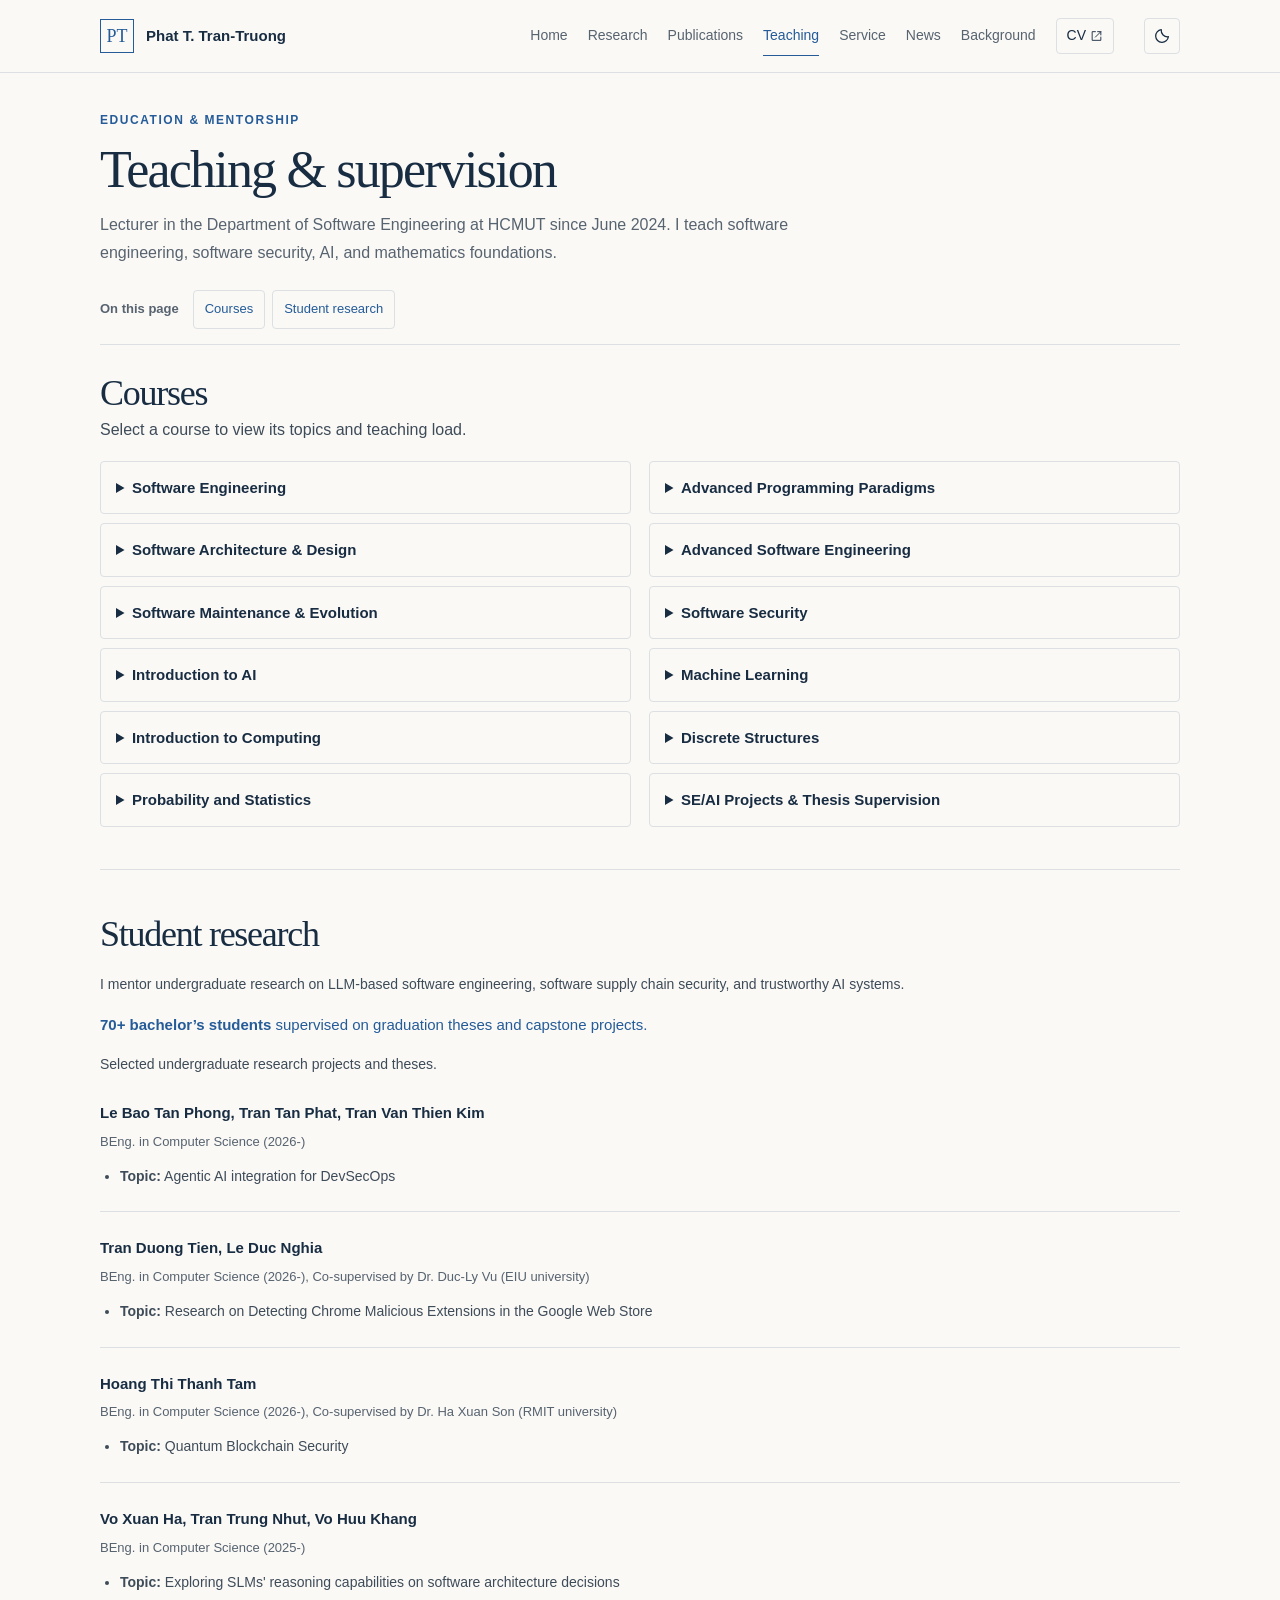
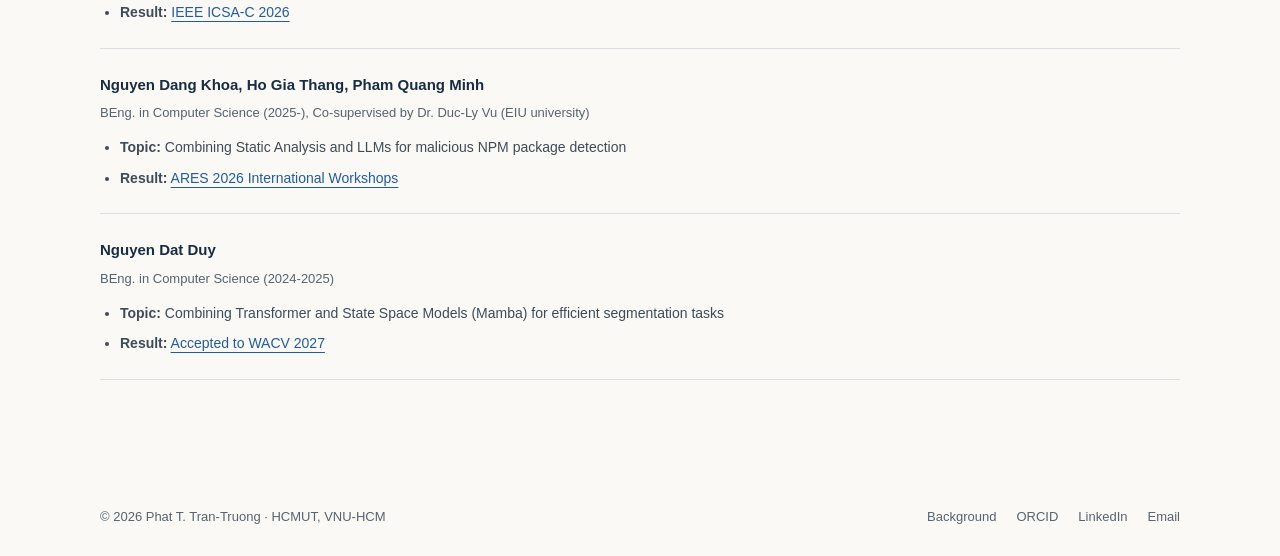
<file: teaching/index.html>
<!DOCTYPE html>
<html lang="en" data-theme="light">
  <head>
    <meta charset="UTF-8" />
    <meta name="viewport" content="width=device-width, initial-scale=1" />
    <title>Teaching &amp; Supervision — Phat T. Tran-Truong</title>
    <meta
      name="description"
      content="Courses taught and undergraduate research supervised by Phat T. Tran-Truong at HCMUT."
    />
    <meta name="author" content="Phat T. Tran-Truong" />
    <meta name="theme-color" content="#faf9f6" />
    <meta
      property="og:title"
      content="Teaching &amp; Supervision — Phat T. Tran-Truong"
    />
    <meta
      property="og:description"
      content="Courses taught and undergraduate research supervised by Phat T. Tran-Truong at HCMUT."
    />
    <meta property="og:type" content="website" />
    <meta property="og:url" content="https://leotttphat.github.io/teaching/" />
    <meta
      property="og:image"
      content="https://leotttphat.github.io/assets/social-card.jpg"
    />
    <meta property="og:image:width" content="1200" />
    <meta property="og:image:height" content="630" />
    <meta
      property="og:image:alt"
      content="Phat Tuan Tran-Truong — Security and reliability for LLM agents"
    />
    <meta name="twitter:card" content="summary_large_image" />
    <link rel="canonical" href="https://leotttphat.github.io/teaching/" />
    <script>
      (function () {
        var theme = null;
        try {
          theme = localStorage.getItem("theme");
        } catch (_) {}
        if (
          theme === "dark" ||
          (!theme && window.matchMedia("(prefers-color-scheme: dark)").matches)
        )
          document.documentElement.dataset.theme = "dark";
      })();
    </script>
    <link rel="icon" href="../favicon.ico" sizes="32x32" />
    <link rel="icon" href="../assets/favicon.svg" type="image/svg+xml" />
    <link rel="apple-touch-icon" href="../assets/apple-touch-icon.png" />
    <link rel="stylesheet" href="../index.css?v=20261109" />
    <script src="../script.js?v=20261109" defer></script>
  </head>
  <body data-page="teaching">
    <a class="skip-link" href="#main">Skip to content</a>
    <header class="navbar">
      <div class="container nav-inner">
        <a class="nav-logo" href="../" aria-label="Phat T. Tran-Truong — Home"
          ><span class="monogram" aria-hidden="true">PT</span
          ><span class="full-name">Phat T. Tran-Truong</span></a
        >
        <nav class="nav-links" id="nav-links" aria-label="Main navigation">
          <a href="../">Home</a>
          <a href="../#research">Research</a>
          <a href="../publications/">Publications</a>
          <a href="../teaching/" aria-current="page">Teaching</a>
          <a href="../service/">Service</a>
          <a href="../news/">News</a>
          <a href="../#background">Background</a>
          <a class="cv-link" href="../cv_Phat.pdf?v=20261127" target="_blank" rel="noopener">
            CV
            <svg class="icon" viewBox="0 0 24 24" aria-hidden="true">
              <path d="M14 4h6v6m0-6L10 14M10 4H4v16h16v-6" />
            </svg>
          </a>
        </nav>
        <button
          class="icon-button theme-toggle"
          id="theme-toggle"
          aria-label="Switch to dark mode"
        >
          <svg class="icon moon-icon" viewBox="0 0 24 24" aria-hidden="true">
            <path
              d="M20.5 13A8.5 8.5 0 0 1 11 3.5 8.5 8.5 0 1 0 20.5 13Z"
            /></svg
          ><svg class="icon sun-icon" viewBox="0 0 24 24" aria-hidden="true">
            <circle cx="12" cy="12" r="4" />
            <path
              d="M12 2v2m0 16v2M2 12h2m16 0h2M5 5l1.5 1.5m11 11L19 19M5 19l1.5-1.5m11-11L19 5"
            />
          </svg>
        </button>
        <button
          class="icon-button menu-toggle"
          id="menu-toggle"
          aria-label="Open navigation"
          aria-expanded="false"
          aria-controls="nav-links"
        >
          <svg class="icon menu-bars" viewBox="0 0 24 24" aria-hidden="true">
            <path d="M4 6h16M4 12h16M4 18h16" /></svg
          ><svg class="icon menu-close" viewBox="0 0 24 24" aria-hidden="true">
            <path d="m6 6 12 12M6 18 18 6" />
          </svg>
        </button>
      </div>
    </header>
    <main id="main" tabindex="-1">
      <div class="container page-header">
        <p class="eyebrow">Education &amp; mentorship</p>
        <h1>Teaching &amp; supervision</h1>
        <p class="section-intro">
          Lecturer in the Department of Software Engineering at HCMUT since June
          2024. I teach software engineering, software security, AI, and
          mathematics foundations.
        </p>
      </div>
      <div class="container page-content">
        <nav class="subnav" aria-label="On this page">
          <span class="subnav-label" aria-hidden="true">On this page</span>
          <a href="#teaching">Courses</a>
          <a href="#supervision">Student research</a>
        </nav>
        <section class="content-section" id="teaching">
          <h2 class="section-title">Courses</h2>
          <p class="section-subtitle">
            Select a course to view its topics and teaching load.
          </p>
          <div class="teaching-grid">
            <details class="course-details" id="course-software-engineering">
              <summary>Software Engineering</summary>
              <div class="teaching-details">
                <p>
                  <b>Teaching load:</b> 15 lectures for &gt;240
                  students/semester — almost every semester
                </p>
                <p>
                  <b>Covered topics:</b> Software Processes &amp; Agile
                  Foundations, Requirements Engineering, System
                  Modelling,Software Architecture, UML, Software Design &amp;
                  Implementation, Quality Assurance, Deployment, DevOps &amp;
                  Monitoring.
                </p>
              </div>
            </details>
            <details class="course-details" id="course-advanced-programming-paradigms">
              <summary>Advanced Programming Paradigms</summary>
              <div class="teaching-details">
                <p>
                  <b>Teaching load:</b> 15 lectures for &gt;240
                  students/semester — almost every bi-semester
                </p>
                <p>
                  <b>Covered topics:</b> Object-Oriented Programming, Functional
                  Programming.
                </p>
              </div>
            </details>
            <details class="course-details" id="course-software-architecture-design">
              <summary>Software Architecture &amp; Design</summary>
              <div class="teaching-details">
                <p>
                  <b>Teaching load:</b> 15 lectures for ~120 students/semester —
                  elective for SE specialization
                </p>
                <p>
                  <b>Covered topics:</b> SOLID Design Principles, Software
                  Modularity, Component-Based Software Design, Architecture
                  Characteristics, Architectural Styles &amp; Patterns, SA
                  Documentation, Architectural Decisions.
                </p>
              </div>
            </details>
            <details class="course-details" id="course-advanced-software-engineering">
              <summary>Advanced Software Engineering</summary>
              <div class="teaching-details">
                <p>
                  <b>Teaching load:</b> 15 lectures for ~60 students — elective,
                  delivered when assigned
                </p>
                <p>
                  <b>Covered topics:</b> Dependable systems, Reliability
                  engineering, Safety engineering, Security engineering,
                  Resilience engineering, Software reuse, Component-based SE,
                  Distributed SE, Service-oriented SE, Systems engineering,
                  Systems of systems.
                </p>
              </div>
            </details>
            <details class="course-details" id="course-software-maintenance-evolution">
              <summary>Software Maintenance &amp; Evolution</summary>
              <div class="teaching-details">
                <p>
                  <b>Teaching load:</b> 15 lectures for ~60 students — elective,
                  delivered when assigned
                </p>
                <p>
                  <b>Covered topics:</b> Maintenance Processes, Software
                  Comprehension, Reverse Engineering, Static &amp; Dynamic
                  Analysis, Software Refactoring, Reengineering, Architecture
                  Evolution, Software Metrics, Configuration &amp; Release
                  Management.
                </p>
              </div>
            </details>
            <details class="course-details" id="course-software-security">
              <summary>Software Security</summary>
              <div class="teaching-details">
                <p>
                  <b>Teaching load:</b> 15 lectures for ~60 students — elective,
                  delivered when assigned
                </p>
                <p>
                  <b>Covered topics:</b> Security Fundamentals, Secure Software
                  Development, Cryptography, Web Application Security, Memory
                  Safety &amp; Binary Exploitation, Authentication, SAST, DAST,
                  IAST &amp; SCA, Fuzzing, DevSecOps, Cloud Security, API
                  Security, Emerging Topics.
                </p>
              </div>
            </details>
            <details class="course-details" id="course-introduction-to-ai">
              <summary>Introduction to AI</summary>
              <div class="teaching-details">
                <p>
                  <b>Teaching load:</b> 15 lectures for &gt;240
                  students/semester — almost every semester
                </p>
                <p>
                  <b>Covered topics:</b> Search, Games, Knowledge
                  Representation, Planning, Uncertainty Quantification,
                  Reasoning, Supervised Learning, Reinforcement Learning.
                </p>
              </div>
            </details>
            <details class="course-details" id="course-machine-learning">
              <summary>Machine Learning</summary>
              <div class="teaching-details">
                <p>
                  <b>Teaching load:</b> 15 lectures for &gt;240
                  students/semester — almost every semester
                </p>
                <p>
                  <b>Covered topics:</b> Concept Learning, Supervised Learning
                  (Decision Trees, Linear/Logistic Regression, SVM, KNN, Naive
                  Bayes, Ensemble Methods, PLA, Neural Networks), Unsupervised
                  Learning (Clustering, EM Method, Dimensionality Reduction),
                  Model Evaluation &amp; Selection, Feature Engineering, Deep
                  Learning.
                </p>
              </div>
            </details>
            <details class="course-details" id="course-introduction-to-computing">
              <summary>Introduction to Computing</summary>
              <div class="teaching-details">
                <p>
                  <b>Teaching load:</b> 15 lectures for &gt;240
                  students/semester — almost every semester
                </p>
                <p>
                  <b>Covered topics:</b> History of Computing, Introduction to
                  Structural Programming, Computer Architecture, Computer
                  Networks, Database Theory, AI, LLMs, IoT, Security &amp;
                  Privacy, Quantum Computing, Scientific Writing.
                </p>
              </div>
            </details>
            <details class="course-details" id="course-discrete-structures">
              <summary>Discrete Structures</summary>
              <div class="teaching-details">
                <p>
                  <b>Teaching load:</b> 15 lectures for &gt;240
                  students/semester — almost every semester
                </p>
                <p>
                  <b>Covered topics:</b> Propositional Logic, Predicate Logic,
                  Inference Rules &amp; Proofs, Boolean Algebra, Set Theory,
                  Functions, Sequences, Relations &amp; Order, Counting,
                  Permutations &amp; Combinations, Graph Theory, Trees, Flows.
                </p>
              </div>
            </details>
            <details class="course-details" id="course-probability-and-statistics">
              <summary>Probability and Statistics</summary>
              <div class="teaching-details">
                <p>
                  <b>Teaching load:</b> 15 lectures for &gt;240
                  students/semester — almost every semester
                </p>
                <p>
                  <b>Covered topics:</b> Probability Basics, Conditional
                  Probability, Discrete Random Variables, Continuous Random
                  Variables, Joint Distributions &amp; Central Limit Theorem,
                  Descriptive Statistics, Sampling Methods, Point &amp;
                  Confidence Intervals Estimation, Hypothesis Testings,
                  Regression.
                </p>
              </div>
            </details>
            <details class="course-details" id="course-se-ai-projects-thesis-supervision">
              <summary>SE/AI Projects &amp; Thesis Supervision</summary>
              <div class="teaching-details">
                <p>
                  <b>Load:</b> Mentor/instruct ~20 groups/semester; supervise
                  &gt;10 bachelor's theses
                </p>
                <span class="role-badge">Instructor / Mentor / Supervisor</span>
              </div>
            </details>
          </div>
        </section>
        <section class="content-section" id="supervision">
          <h2 class="section-title">Student research</h2>
          <p class="students-intro-text">
              I mentor undergraduate research on LLM-based software engineering,
              software supply chain security, and trustworthy AI systems.
          </p>
          <p class="supervision-count">
              <strong>70+ bachelor’s students</strong> supervised on graduation
              theses and capstone projects.
          </p>
          <p class="students-intro-text">
              Selected undergraduate research projects and theses.
          </p>
          <div class="students-grid">
              <div class="student-project-card">
                <div class="student-project-item">
                  <div class="student-names">
                    <div class="student-name-header">
                      <span
                        >Le Bao Tan Phong, Tran Tan Phat, Tran Van Thien
                        Kim</span
                      >
                    </div>
                    <div class="student-info-detail">
                      <b>BEng. in Computer Science (2026-)</b>
                    </div>
                  </div>
                  <ul class="student-project-details">
                    <li>
                      <strong>Topic:</strong> Agentic AI integration for
                      DevSecOps
                    </li>
                  </ul>
                </div>
                <div class="student-project-item">
                  <div class="student-names">
                    <div class="student-name-header">
                      <span>Tran Duong Tien, Le Duc Nghia</span>
                    </div>
                    <div class="student-info-detail">
                      <b
                        >BEng. in Computer Science (2026-), Co-supervised by Dr.
                        Duc-Ly Vu (EIU university)</b
                      >
                    </div>
                  </div>
                  <ul class="student-project-details">
                    <li>
                      <strong>Topic:</strong> Research on Detecting Chrome
                      Malicious Extensions in the Google Web Store
                    </li>
                  </ul>
                </div>
                <div class="student-project-item">
                  <div class="student-names">
                    <div class="student-name-header">
                      <span>Hoang Thi Thanh Tam</span>
                    </div>
                    <div class="student-info-detail">
                      <b
                        >BEng. in Computer Science (2026-), Co-supervised by Dr.
                        Ha Xuan Son (RMIT university)</b
                      >
                    </div>
                  </div>
                  <ul class="student-project-details">
                    <li><strong>Topic:</strong> Quantum Blockchain Security</li>
                  </ul>
                </div>

                <div class="student-project-item">
                  <div class="student-names">
                    <div class="student-name-header">
                      <span>Vo Xuan Ha, Tran Trung Nhut, Vo Huu Khang</span>
                    </div>
                    <div class="student-info-detail">
                      <b>BEng. in Computer Science (2025-)</b>
                    </div>
                  </div>
                  <ul class="student-project-details">
                    <li>
                      <strong>Topic:</strong> Exploring SLMs' reasoning
                      capabilities on software architecture decisions
                    </li>
                    <li>
                      <strong>Result:</strong>
                      <a href="../publications/#slm-archbench"
                        >IEEE ICSA-C 2026</a
                      >
                    </li>
                  </ul>
                </div>

                <div class="student-project-item">
                  <div class="student-names">
                    <div class="student-name-header">
                      <span
                        >Nguyen Dang Khoa, Ho Gia Thang, Pham Quang Minh</span
                      >
                    </div>
                    <div class="student-info-detail">
                      <b
                        >BEng. in Computer Science (2025-), Co-supervised by Dr.
                        Duc-Ly Vu (EIU university)</b
                      >
                    </div>
                  </div>
                  <ul class="student-project-details">
                    <li>
                      <strong>Topic:</strong> Combining Static Analysis and LLMs
                      for malicious NPM package detection
                    </li>
                    <li>
                      <strong>Result:</strong>
                      <a href="../publications/#npm-detection"
                        >ARES 2026 International Workshops</a
                      >
                    </li>
                  </ul>
                </div>

                <div class="student-project-item">
                  <div class="student-names">
                    <div class="student-name-header">
                      <span>Nguyen Dat Duy</span>
                    </div>
                    <div class="student-info-detail">
                      <b>BEng. in Computer Science (2024-2025)</b>
                    </div>
                  </div>
                  <ul class="student-project-details">
                    <li>
                      <strong>Topic:</strong> Combining Transformer and State
                      Space Models (Mamba) for efficient segmentation tasks
                    </li>
                    <li>
                      <strong>Result:</strong>
                      <a href="../publications/#segmaformer"
                        >Accepted to WACV 2027</a
                      >
                    </li>
                  </ul>
                </div>
              </div>
          </div>
        </section>
      </div>
    </main>
    <footer class="footer">
      <div class="container footer-inner">
        <p>© 2026 Phat T. Tran-Truong · HCMUT, VNU-HCM</p>
        <div class="footer-links">
          <a href="../#background">Background</a
          ><a
            href="https://orcid.org/0000-0003-3199-6333"
            target="_blank"
            rel="noopener"
            >ORCID</a
          ><a
            href="https://www.linkedin.com/in/tuanphat"
            target="_blank"
            rel="noopener"
            >LinkedIn</a
          ><a href="mailto:phatttt@hcmut.edu.vn">Email</a>
        </div>
      </div>
    </footer>
  </body>
</html>
</file>
<file: index.css>
/* Shared academic site styles. Content stays visible without JavaScript. */
:root {
  color-scheme: light;
  --paper: #faf9f6;
  --surface: #fff;
  --wash: #f0f3f5;
  --ink: #182c42;
  --body: #3e4b58;
  --muted: #57636f;
  --blue: #245b98;
  --blue-wash: #eaf0f7;
  --ok: #2f7a4c;
  --line: #dce0e3;
  --figure-bg: #fff;
  --marker: #fbe8a6;
  --highlight-bg: #fff3d2;
  --highlight-border: #d8b15c;
  --serif: Georgia, "Times New Roman", serif;
  --sans: -apple-system, BlinkMacSystemFont, "Segoe UI", sans-serif;
  /* Type scale: nothing on the site should render below --text-2xs. */
  --text-2xs: 0.75rem; /* 12px: overlines, captions, badges */
  --text-xs: 0.8125rem; /* 13px: metadata, small links, footer */
  --text-sm: 0.875rem; /* 14px: summaries, card text */
  --text-base: 0.9375rem; /* 15px: section body */
  --text-md: 1rem; /* 16px: body, lead text, form fields */
  --text-lg: 1.0625rem; /* 17px: list-item titles, h4 */
  --text-xl: 1.125rem; /* 18px: h3, paper titles */
  --text-2xl: 1.75rem; /* 28px: compact section headings */
  --width: 1080px;
  --nav-height: 72px;
}
html[data-theme="dark"] {
  color-scheme: dark;
  --paper: #111b25;
  --surface: #172430;
  --wash: #1d2d3b;
  --ink: #edf2f7;
  --body: #c2cdd7;
  --muted: #a1b1c1;
  --blue: #97c4f5;
  --blue-wash: #20354b;
  --ok: #7ccf9a;
  --line: #334351;
  /* Diagrams keep a light ground, slightly dimmed to cut glare. */
  --figure-bg: #e6e6e6;
  --marker: #4d4118;
  --highlight-bg: #332c1c;
  --highlight-border: #8b7139;
}
*,
*::before,
*::after {
  box-sizing: border-box;
}
html {
  scroll-behavior: smooth;
  scroll-padding-top: calc(var(--nav-height) + 14px);
}
body {
  margin: 0;
  background: var(--paper);
  color: var(--body);
  font: var(--text-md)/1.7 var(--sans);
  -webkit-font-smoothing: antialiased;
}
body.menu-open {
  overflow: hidden;
}
h1,
h2,
h3,
h4,
h5,
p {
  margin: 0;
}
h1,
h2,
h3,
h4,
h5 {
  color: var(--ink);
  line-height: 1.25;
  text-wrap: balance;
}
p,
li,
dd {
  text-wrap: pretty;
}
h1,
h2 {
  font-family: var(--serif);
  font-weight: 400;
  letter-spacing: -0.035em;
}
h1 {
  font-size: clamp(2.5rem, 5vw, 3.5rem);
}
h2 {
  font-size: clamp(1.8rem, 3vw, 2.25rem);
}
h3 {
  font-size: var(--text-xl);
  font-weight: 600;
}
h4 {
  font-size: var(--text-lg);
  font-weight: 600;
}
p + p {
  margin-top: 1rem;
}
a {
  color: var(--blue);
  text-decoration-thickness: 1px;
  text-underline-offset: 4px;
}
a:hover {
  text-decoration: underline;
}
button,
input {
  font: inherit;
}
button,
summary,
a,
input {
  -webkit-tap-highlight-color: transparent;
}
button {
  cursor: pointer;
}
:focus-visible {
  outline: 3px solid var(--blue);
  outline-offset: 5px;
  border-radius: 2px;
}
img {
  max-width: 100%;
  display: block;
}
ul {
  padding-left: 1.25rem;
  margin: 0.75rem 0 0;
}
li + li {
  margin-top: 0.4rem;
}
[hidden] {
  display: none !important;
}
.container {
  width: min(var(--width), calc(100% - 64px));
  margin-inline: auto;
}
.nowrap {
  white-space: nowrap;
}
.sr-only {
  position: absolute;
  width: 1px;
  height: 1px;
  padding: 0;
  margin: -1px;
  overflow: hidden;
  clip: rect(0, 0, 0, 0);
  white-space: nowrap;
  border: 0;
}
.skip-link {
  position: fixed;
  top: -70px;
  left: 20px;
  padding: 10px 20px;
  background: var(--ink);
  color: var(--paper);
  z-index: 100;
}
.skip-link:focus {
  top: 12px;
}
.icon {
  width: 18px;
  height: 18px;
  fill: none;
  stroke: currentColor;
  stroke-width: 1.7;
  stroke-linecap: round;
  stroke-linejoin: round;
  flex-shrink: 0;
  vertical-align: middle;
}
.eyebrow {
  color: var(--blue);
  font-size: var(--text-2xs);
  font-weight: 700;
  letter-spacing: 0.13em;
  text-transform: uppercase;
}
.text-link {
  display: inline-flex;
  align-items: center;
  gap: 8px;
  text-decoration: none;
  font-size: var(--text-sm);
  font-weight: 600;
}
.text-link .icon {
  width: 16px;
}
.navbar {
  position: sticky;
  top: 0;
  z-index: 20;
  background: var(--paper);
  border-bottom: 1px solid var(--line);
}
.nav-inner {
  min-height: var(--nav-height);
  display: flex;
  align-items: center;
  gap: 28px;
}
.nav-logo {
  display: flex;
  align-items: center;
  gap: 12px;
  color: var(--ink);
  text-decoration: none;
  white-space: nowrap;
  font-size: var(--text-base);
  font-weight: 600;
}
.monogram {
  width: 34px;
  height: 34px;
  display: grid;
  place-items: center;
  border: 1px solid var(--blue);
  color: var(--blue);
  font: 18px var(--serif);
}
.nav-links {
  display: flex;
  align-items: center;
  gap: 20px;
  margin-left: auto;
}
.nav-links a {
  text-decoration: none;
  color: var(--muted);
  font-size: var(--text-sm);
  padding-block: 8px;
  border-bottom: 1px solid transparent;
  white-space: nowrap;
}
.nav-links a:hover,
.nav-links a[aria-current="page"] {
  color: var(--blue);
}
.nav-links a[aria-current="page"] {
  border-bottom-color: var(--blue);
}
/* The CV chip and the icon buttons share one height and corner radius. */
.nav-links .cv-link {
  display: flex;
  align-items: center;
  gap: 4px;
  min-height: 36px;
  padding: 0 10px;
  border: 1px solid var(--line);
  border-radius: 4px;
  color: var(--ink);
}
.nav-links .cv-link:hover {
  background: var(--wash);
}
.nav-links .cv-link .icon {
  width: 13px;
}
.icon-button {
  border: 1px solid var(--line);
  background: transparent;
  color: var(--ink);
  width: 36px;
  height: 36px;
  display: inline-grid;
  place-items: center;
  border-radius: 4px;
  flex-shrink: 0;
}
.icon-button:hover {
  background: var(--wash);
}
.theme-toggle {
  margin-left: 2px;
}
.sun-icon,
html[data-theme="dark"] .moon-icon {
  display: none;
}
html[data-theme="dark"] .sun-icon {
  display: block;
}
.menu-toggle {
  display: none;
}
.menu-close {
  display: none;
}
.hero {
  padding: 34px 0 26px;
}
/* The portrait takes about 29% of the row, with room for the bio beside it. */
.hero-layout {
  display: grid;
  grid-template-areas: "identity portrait" "details portrait";
  grid-template-columns: minmax(0, 1fr) clamp(200px, 29%, 306px);
  grid-template-rows: auto 1fr;
  gap: 12px clamp(32px, 4vw, 48px);
  align-items: start;
}
.hero-identity {
  grid-area: identity;
}
.eyebrow-sep {
  margin-inline: 0.55em;
}
.hero-details {
  grid-area: details;
}
.hero h1 {
  margin: 9px 0 4px;
}
.hero h1 .family-name {
  white-space: nowrap;
}
.name-note {
  font: italic var(--text-md) var(--serif);
  color: var(--muted);
}
.hero-bio {
  font-size: var(--text-lg);
  line-height: 1.6;
}
.hero-bio + .hero-bio {
  margin-top: 10px;
}
.hero-bio-group > .hero-bio-more {
  margin-top: 10px;
}
.hero-bio-more > summary {
  display: none;
}
/* Research areas read as bold. Only the current focus carries a marker
   stroke behind the lower half; it may wrap, each line keeping its stroke. */
.keyword {
  color: var(--ink);
  font-weight: 600;
}
.keyword--focus {
  padding-inline: 0.1em;
  border-radius: 2px;
  background: linear-gradient(transparent 55%, var(--marker) 55%);
  -webkit-box-decoration-break: clone;
  box-decoration-break: clone;
}
.hero-actions {
  display: flex;
  flex-wrap: wrap;
  gap: 10px;
  margin-top: 22px;
}
.hero-action {
  display: inline-flex;
  align-items: center;
  gap: 8px;
  min-height: 44px;
  padding: 7px 14px;
  border: 1px solid var(--line);
  border-radius: 4px;
  color: var(--ink);
  font-size: var(--text-sm);
  font-weight: 600;
  text-decoration: none;
}
.hero-action .icon {
  width: 16px;
}
.hero-action:hover {
  background: var(--wash);
}
.hero-action-primary {
  border-color: var(--ink);
  background: var(--ink);
  color: var(--paper);
}
.hero-action-primary:hover {
  border-color: var(--blue);
  background: var(--blue);
}
.profile-links {
  display: flex;
  gap: 2px 22px;
  flex-wrap: wrap;
  margin: 22px 0 0;
  padding: 0;
  list-style: none;
}
.profile-links li {
  margin: 0;
}
.profile-links a {
  display: inline-flex;
  align-items: center;
  gap: 7px;
  padding-block: 6px;
  font-size: var(--text-sm);
  font-weight: 500;
  text-decoration: none;
}
.hero .profile-links {
  gap: 2px 12px;
  margin-top: 6px;
}
.hero-profile {
  grid-area: portrait;
}
.portrait {
  margin: 4px 0 0;
}
.portrait picture,
.paper-visual picture {
  display: block;
}
.portrait img {
  width: 100%;
  height: auto;
  border-radius: 3px;
}
.portrait figcaption {
  border-top: 1px solid var(--line);
  margin-top: 11px;
  padding-top: 9px;
  font-size: var(--text-2xs);
  color: var(--muted);
  line-height: 1.7;
  text-wrap: balance;
}
/* On wide screens, both columns end with a row of links at the same height. */
@media (min-width: 70rem) {
  .hero-details,
  .hero-profile {
    display: flex;
    flex-direction: column;
    align-self: stretch;
  }
  .hero-details .hero-actions {
    margin-top: auto;
    padding-top: 18px;
  }
  .hero .profile-links {
    margin-top: auto;
    padding-top: 6px;
  }
  .hero .profile-links a {
    min-height: 44px;
  }
}
.content-section {
  padding: 55px 0;
  border-top: 1px solid var(--line);
}
/* The first section under the hero sits a little closer to it. */
[data-page="home"] .hero + .content-section {
  padding-top: 38px;
}
[data-page="home"] #publications .section-heading {
  margin-bottom: 22px;
}
.pub-stats {
  display: grid;
  grid-template-columns: repeat(3, minmax(0, 1fr));
  margin: 0 0 30px;
  border-block: 1px solid var(--line);
}
.pub-stat {
  display: flex;
  flex-direction: column;
  padding: 18px 24px 20px 0;
}
.pub-stat + .pub-stat {
  padding-left: 24px;
  border-left: 1px solid var(--line);
}
.pub-stat dd {
  margin: 0;
}
.pub-stat-value {
  order: -1;
  color: var(--ink);
  /* Sans for lining figures; Georgia only has old-style numerals. */
  font: 300 2.5rem/1 var(--sans);
  letter-spacing: -0.02em;
  font-variant-numeric: lining-nums tabular-nums;
}
.pub-stat dt {
  margin-top: 9px;
  color: var(--ink);
  font-size: var(--text-sm);
  font-weight: 600;
}
.pub-stat-note {
  margin-top: 3px;
  color: var(--muted);
  font-size: var(--text-2xs);
  line-height: 1.6;
}
/* Venue acronyms expand on hover without underlining the whole list. */
.pub-stat-note abbr[title] {
  text-decoration: none;
  cursor: help;
}
.section-heading {
  display: flex;
  align-items: end;
  justify-content: space-between;
  gap: 24px;
  margin-bottom: 30px;
}
.section-heading .eyebrow {
  margin-bottom: 9px;
}
.section-heading > .text-link {
  flex-shrink: 0;
  padding-bottom: 4px;
}
.section-intro {
  max-width: 700px;
  margin-top: 13px;
  color: var(--muted);
}
/* Three cards per row on a six-column grid, each card spanning two columns,
   so a short last row can sit centred. */
.research-grid {
  display: grid;
  grid-template-columns: repeat(6, minmax(0, 1fr));
  gap: 0 32px;
}
/* Cards past the third wrap to a second row, set apart from the first. */
.research-card:nth-child(n + 4) {
  margin-top: 40px;
}
/* The fourth card starts one column in, so cards 4 and 5 are centred. */
.research-card:nth-child(4) {
  grid-column: 2 / span 2;
}
/* Each card spans four shared rows (number, title, summary, details), so the
   titles, summaries, and toggles line up across cards whatever their length. */
.research-card {
  display: grid;
  grid-column: span 2;
  grid-row: span 4;
  grid-template-rows: subgrid;
  align-content: start;
  border-top: 2px solid var(--blue);
  padding-top: 21px;
}
.research-number {
  color: var(--muted);
  font-size: var(--text-2xs);
  font-variant-numeric: tabular-nums;
  display: block;
  margin-bottom: 17px;
}
.research-card h3 {
  margin-bottom: 12px;
}
.research-card p {
  font-size: var(--text-sm);
  line-height: 1.75;
}
/* Each card's topics and related papers sit behind a "+" toggle. */
.research-more {
  align-self: start;
  margin-top: 14px;
}
.research-more > p {
  margin-top: 10px;
}
.research-label {
  margin-top: 16px;
  color: var(--muted);
  font: 600 var(--text-2xs) / 1.6 var(--sans);
  letter-spacing: 0.08em;
  text-transform: uppercase;
}
.research-more .interest-list,
.research-more .related-papers {
  margin-top: 8px;
}
.selected-list {
  display: grid;
}
.selected-paper {
  display: grid;
  grid-template-columns: minmax(0, 1fr) clamp(220px, 26%, 270px);
  gap: 16px 48px;
  padding: 28px 0;
  border-top: 1px solid var(--line);
}
.selected-paper:first-child {
  border-top: 0;
  padding-top: 0;
}
.paper-figure {
  align-self: start;
  margin: 3px 0 0;
  min-width: 0;
}
/* Every figure sits in the same frame so the column keeps one rhythm. */
.paper-visual {
  display: block;
  aspect-ratio: 16 / 10;
  padding: 8px;
  border: 1px solid var(--line);
  border-radius: 4px;
  background: var(--figure-bg);
  transition: border-color 0.15s ease;
}
.paper-visual:hover {
  border-color: var(--blue);
}
.paper-visual picture,
.paper-visual img {
  width: 100%;
  height: 100%;
}
.paper-visual img {
  object-fit: contain;
}
html[data-theme="dark"] .paper-visual {
  border-color: transparent;
}
html[data-theme="dark"] .paper-visual img {
  filter: brightness(0.9);
}
.paper-figure figcaption {
  margin-top: 4px;
  color: var(--muted);
  font-size: var(--text-2xs);
  line-height: 1.5;
}
.paper-figure figcaption a {
  display: inline-block;
  padding-block: 3px;
}
.paper-kicker {
  margin-bottom: 8px;
  color: var(--muted);
  font-size: var(--text-2xs);
  font-weight: 600;
  letter-spacing: 0.08em;
  text-transform: uppercase;
}
.selected-paper h3 {
  font-size: var(--text-xl);
  line-height: 1.4;
  margin-bottom: 6px;
}
.selected-paper h3 a {
  color: var(--ink);
  text-decoration: none;
}
.selected-paper h3 a:hover {
  color: var(--blue);
}
.pub-authors {
  font-size: var(--text-xs);
  color: var(--muted);
  line-height: 1.6;
  margin-top: 6px;
}
.pub-authors strong {
  color: var(--body);
  font-weight: 600;
}
/* Badges, read left to right: the venue is the one solid chip; plain facts
   (track, volume, location) follow as quiet text; tinted chips show metrics
   (rank, indexing, impact factor, acceptance rate); links open their source.
   A dot marks accepted work. The venue stays dominant. */
.paper-badges {
  display: flex;
  flex-wrap: wrap;
  gap: 6px;
  margin-top: 10px;
}
.paper-badge {
  margin-inline: 2px;
  padding: 2px 0;
  border: 1px solid transparent;
  border-radius: 4px;
  color: var(--muted);
  font-size: var(--text-2xs);
  line-height: 1.5;
  font-variant-numeric: tabular-nums;
}
.paper-badge--venue {
  margin-inline: 0;
  padding-inline: 8px;
  border-color: var(--blue);
  background: var(--blue);
  color: var(--paper);
  font-weight: 600;
}
.paper-badge--accepted {
  display: inline-flex;
  align-items: center;
  gap: 6px;
  color: var(--ink);
  font-weight: 600;
}
.paper-badge--accepted::before {
  content: "";
  width: 7px;
  height: 7px;
  border-radius: 50%;
  background: var(--ok);
}
.paper-summary {
  max-width: 68ch;
  margin-top: 10px;
  font-size: var(--text-sm);
  line-height: 1.65;
}
.paper-links {
  display: flex;
  flex-wrap: wrap;
  gap: 2px 18px;
  margin-top: 8px;
  font-size: var(--text-xs);
}
.paper-links a {
  padding-block: 4px;
  text-decoration: none;
  font-weight: 600;
}
.news-list {
  display: grid;
}
.news-item {
  display: grid;
  grid-template-columns: 96px minmax(0, 1fr);
  gap: 22px;
  padding: 17px 0;
  border-bottom: 1px solid var(--line);
  font-size: var(--text-base);
}
.news-item:first-child {
  padding-top: 0;
}
.news-item:last-child {
  border-bottom: 0;
  padding-bottom: 0;
}
.news-item.news-item--highlighted {
  margin-bottom: 12px;
  padding: 16px 18px;
  border: 1px solid var(--highlight-border);
  border-inline-start-width: 4px;
  border-radius: 8px;
  background: var(--highlight-bg);
}
.news-date {
  color: var(--muted);
  font-size: var(--text-xs);
  padding-top: 2px;
  font-variant-numeric: tabular-nums;
}
.news-item p {
  max-width: 72ch;
  margin: 0;
}
/* Homepage news box: the script sizes it to the first four items plus a
   glimpse of the next; this max-height is the fallback without it. */
.news-scroll {
  position: relative;
  max-height: 21rem;
  overflow-y: auto;
  padding-right: 16px;
}
/* A fade over the bottom edge shows that more items follow. At the end of
   the list it covers only the list's bottom padding. */
.news-scroll::after {
  content: "";
  position: sticky;
  bottom: 0;
  display: block;
  height: 44px;
  margin-top: -44px;
  background: linear-gradient(transparent, var(--paper));
  pointer-events: none;
}
.news-scroll > .news-list {
  padding-bottom: 44px;
}
/* A thin scrollbar that stays visible, so the box reads as scrollable. */
.news-scroll::-webkit-scrollbar {
  width: 6px;
}
.news-scroll::-webkit-scrollbar-track {
  border-radius: 3px;
  background: var(--wash);
}
.news-scroll::-webkit-scrollbar-thumb {
  border-radius: 3px;
  background: color-mix(in srgb, var(--muted) 55%, var(--wash));
}
.news-scroll::-webkit-scrollbar-thumb:hover {
  background: var(--muted);
}
@supports not selector(::-webkit-scrollbar) {
  .news-scroll {
    scrollbar-width: thin;
    scrollbar-color: color-mix(in srgb, var(--muted) 55%, var(--wash))
      var(--wash);
  }
}
.teaching-summary {
  display: grid;
  grid-template-columns: 1.1fr 1fr;
  gap: 70px;
}
.teaching-summary h2 {
  margin: 9px 0 15px;
}
.teaching-summary p {
  font-size: var(--text-base);
}
.teaching-summary .text-link {
  margin-top: 20px;
}
.course-preview {
  display: grid;
  align-content: start;
  margin: 0;
  padding: 0;
  list-style: none;
}
.course-preview li {
  border-bottom: 1px solid var(--line);
  margin: 0;
  font-size: var(--text-base);
}
.course-preview li:last-child {
  border: 0;
}
.course-preview a {
  display: flex;
  align-items: center;
  justify-content: space-between;
  gap: 12px;
  min-height: 44px;
  padding-block: 6px;
  color: var(--ink);
  text-decoration: none;
}
.course-preview a:hover {
  color: var(--blue);
}
.course-preview .icon {
  width: 16px;
  color: var(--muted);
  transition: transform 0.15s ease, color 0.15s ease;
}
.course-preview a:hover .icon {
  color: var(--blue);
  transform: translateX(3px);
}
/* Background reads like a CV: a label column for each group, then dated
   entries. Long lists sit behind the same "+" toggles as publications. */
.cv-group {
  display: grid;
  grid-template-columns: 150px minmax(0, 1fr);
  gap: 12px 32px;
  padding-block: 26px;
  border-top: 1px solid var(--line);
}
.cv-group:last-child {
  padding-bottom: 0;
}
.cv-heading {
  padding-top: 2px;
  color: var(--muted);
  font-size: var(--text-2xs);
  font-weight: 600;
  letter-spacing: 0.08em;
  line-height: 1.6;
  text-transform: uppercase;
}
.cv-list {
  display: grid;
  gap: 22px;
  margin: 0;
  padding: 0;
  list-style: none;
}
.cv-list > li {
  margin: 0;
}
.cv-list--tight {
  gap: 12px;
}
.cv-item {
  display: grid;
  grid-template-columns: 140px minmax(0, 1fr);
  gap: 2px 24px;
}
.cv-meta {
  padding-top: 1px;
  color: var(--muted);
  font-size: var(--text-xs);
  line-height: 1.6;
  font-variant-numeric: tabular-nums;
}
.cv-item h4 {
  font-size: var(--text-base);
  line-height: 1.5;
}
.cv-org {
  font-size: var(--text-sm);
  line-height: 1.6;
}
/* Organisation links stay quiet so role titles lead each entry. */
.cv-org a {
  color: var(--body);
  text-decoration-color: var(--line);
}
.cv-org a:hover {
  color: var(--blue);
  text-decoration-color: currentColor;
}
/* Short entries (awards) keep title and description on one line. */
.cv-list--inline .cv-item > div {
  font-size: var(--text-xs);
  line-height: 1.6;
}
.cv-list--inline .cv-item h4,
.cv-list--inline .cv-item .cv-note {
  display: inline;
}
.cv-list--inline .cv-note::before {
  content: "·";
  content: "·" / "";
  margin-inline: 0.5em;
}
.cv-note {
  margin-top: 3px;
  color: var(--muted);
  font-size: var(--text-xs);
  line-height: 1.6;
}
.cv-more {
  margin-top: 4px;
  font-size: var(--text-xs);
}
.cv-more > summary {
  width: fit-content;
}
.cv-more ul {
  font-size: var(--text-sm);
}
.cv-more > .cv-list {
  margin-top: 12px;
}
/* Earlier roles fold under one list-level toggle, set apart from the
   per-role "Details" toggles above it. */
.cv-earlier {
  margin-top: 18px;
}
.cv-earlier > .cv-list {
  margin-top: 18px;
}
.cv-skills .interest-list {
  margin-top: 0;
}
.cv-courses {
  margin: 0;
  padding: 0;
  list-style: none;
  font-size: var(--text-sm);
}
.cv-courses li + li {
  margin-top: 4px;
}
.cv-when {
  color: var(--muted);
}
/* Closing call to action: the same heading size as every other section,
   with the address visible so it can be copied. */
.contact-section {
  background: var(--wash);
  padding: 52px 0;
}
.contact-inner {
  display: flex;
  align-items: center;
  justify-content: space-between;
  gap: 32px 48px;
}
.contact-copy p {
  max-width: 34rem;
  margin-top: 12px;
  font-size: var(--text-base);
}
.contact-copy address {
  margin-top: 10px;
  color: var(--muted);
  font-size: var(--text-xs);
  font-style: normal;
  line-height: 1.6;
}
.contact-actions {
  flex-shrink: 0;
  margin-top: 0;
}
/* On the tinted band the outlined button needs its own ground and hover. */
.contact-actions .hero-action:not(.hero-action-primary) {
  background: var(--surface);
}
.contact-actions .hero-action:not(.hero-action-primary):hover {
  border-color: var(--muted);
}
.footer {
  padding: 24px 0;
  color: var(--muted);
  font-size: var(--text-xs);
}
.footer-inner {
  display: flex;
  align-items: center;
  justify-content: space-between;
  gap: 24px;
}
.footer-links {
  display: flex;
  flex-wrap: wrap;
  gap: 0 20px;
}
.footer a {
  padding-block: 4px;
  color: var(--muted);
  text-decoration: none;
}
.footer a:hover {
  color: var(--blue);
}
.page-header {
  padding: 37px 0 24px;
}
.page-header h1 {
  margin-top: 7px;
  font-size: clamp(2.25rem, 4.7vw, 3.25rem);
}
.page-header .section-intro {
  margin-top: 9px;
  font-size: var(--text-md);
}
/* 404: fill the screen so the footer stays at the bottom. */
.not-found {
  min-height: calc(100vh - var(--nav-height) - 110px);
  padding-block: 64px;
}
.not-found .hero-actions {
  margin-top: 28px;
}
.pub-page-header {
  display: grid;
  grid-template-columns: minmax(0, 1fr) auto;
  column-gap: 14px;
  align-items: baseline;
}
.pub-page-header .eyebrow,
.pub-page-header .section-intro {
  grid-column: 1 / -1;
}
.pub-page-header .text-link {
  grid-area: 2 / 2;
  font-size: var(--text-xs);
}
.page-content {
  padding-bottom: 56px;
}
.page-content .content-section {
  padding-block: 42px;
}
.subnav + .content-section {
  border-top: 0;
  padding-top: 26px;
}
.subnav {
  display: flex;
  flex-wrap: wrap;
  align-items: center;
  gap: 7px;
  padding-bottom: 15px;
  border-bottom: 1px solid var(--line);
  font-size: var(--text-xs);
}
.subnav-label {
  color: var(--muted);
  font-weight: 600;
  margin-right: 7px;
}
.subnav a {
  display: inline-flex;
  align-items: center;
  min-height: 39px;
  padding: 4px 11px;
  border: 1px solid var(--line);
  border-radius: 4px;
  text-decoration: none;
}
.subnav a:hover {
  background: var(--wash);
}
.prose {
  max-width: 760px;
}
.prose p {
  margin-top: 16px;
}
.prose h2 + p {
  margin-top: 20px;
}
.prose .profile-links {
  margin-top: 22px;
}
.pub-controls {
  border-top: 1px solid var(--line);
  border-bottom: 1px solid var(--line);
  padding: 16px 0 13px;
}
.pub-toolbar {
  display: grid;
  grid-template-columns: minmax(0, 1fr) auto;
  align-items: end;
  gap: 14px;
}
.pub-toolbar-meta {
  display: flex;
  flex-wrap: wrap;
  align-items: start;
  justify-content: space-between;
  gap: 6px 14px;
  margin-top: 11px;
}
.search-label {
  display: block;
  color: var(--ink);
  font-size: var(--text-xs);
  font-weight: 600;
  margin-bottom: 8px;
}
.search-group {
  position: relative;
}
.search-group > .icon {
  position: absolute;
  top: 16px;
  left: 15px;
  color: var(--muted);
}
#pub-search-input {
  width: 100%;
  height: 50px;
  padding: 10px 50px 10px 44px;
  color: var(--ink);
  background: var(--surface);
  border: 1px solid var(--line);
  border-radius: 4px;
  font-size: var(--text-md);
}
#pub-search-input::placeholder {
  color: var(--muted);
}
#pub-search-input::-webkit-search-cancel-button {
  display: none;
}
#pub-search-clear {
  position: absolute;
  right: 5px;
  top: 5px;
  border: none;
  border-radius: 3px;
}
.pub-filters {
  display: flex;
  flex-wrap: wrap;
  gap: 8px;
}
.pub-filter-btn {
  min-height: 44px;
  padding: 7px 13px;
  background: transparent;
  color: var(--body);
  border: 1px solid var(--line);
  border-radius: 4px;
  font-size: var(--text-xs);
}
.pub-filter-btn:hover {
  border-color: var(--blue);
}
.pub-filter-btn[aria-pressed="true"] {
  background: var(--blue);
  color: var(--paper);
  border-color: var(--blue);
}
.pub-count {
  margin-left: 7px;
  opacity: 0.8;
  font-variant-numeric: tabular-nums;
}
.filter-status {
  padding-top: 3px;
  font-size: var(--text-xs);
  color: var(--muted);
}
.pub-guide {
  max-width: 640px;
  color: var(--muted);
  font-size: var(--text-xs);
}
.pub-guide summary {
  width: fit-content;
  margin-inline-start: auto;
  padding-block: 3px;
  color: var(--blue);
  cursor: pointer;
}
.pub-guide p {
  margin-top: 6px;
}
.pub-group {
  margin-top: 23px;
}
.pub-group:not([hidden]) + .pub-group {
  margin-top: 40px;
}
.pub-group-heading {
  display: flex;
  flex-wrap: wrap;
  align-items: baseline;
  gap: 14px;
  padding-bottom: 11px;
  border-bottom: 1px solid var(--line);
}
.pub-group-heading h2 {
  font-size: var(--text-2xl);
}
.pub-group-heading p {
  font-size: var(--text-xs);
  color: var(--muted);
}
.pub-item {
  display: grid;
  grid-template-columns: 56px minmax(0, 1fr);
  gap: 22px;
  padding: 22px 0;
  border-bottom: 1px solid var(--line);
}
.pub-item.pub-item--highlighted {
  margin-block: 16px;
  padding: 22px 20px;
  border: 1px solid var(--highlight-border);
  border-inline-start-width: 4px;
  border-radius: 8px;
  background: var(--highlight-bg);
}
.pub-item:target,
.pub-item:has(details:target) {
  outline: 1px solid var(--blue);
  outline-offset: 5px;
  border-radius: 2px;
}
.pub-item--figure {
  grid-template-columns: 56px minmax(0, 1fr) 220px;
}
.pub-figure {
  align-self: start;
  min-width: 0;
}
.pub-figure > summary {
  width: fit-content;
  padding-block: 7px;
  color: var(--blue);
  cursor: pointer;
  font-size: var(--text-xs);
  font-weight: 600;
}
.pub-figure[open] > summary {
  display: none;
}
.pub-year {
  font-size: var(--text-xs);
  color: var(--muted);
  font-variant-numeric: tabular-nums;
  padding-top: 4px;
}
.pub-title {
  font: 600 var(--text-lg)/1.5 var(--sans);
  letter-spacing: 0;
}
.pub-title a {
  color: var(--ink);
  text-decoration: none;
}
/* Rank and acceptance-rate tags use the same tint as source-linked metrics. */
.paper-badges > a,
.paper-badges > .pub-metric--core,
.paper-badges > .pub-metric--acceptance {
  margin-inline: 0;
  padding-inline: 8px;
  border-color: transparent;
  background: var(--blue-wash);
  color: var(--ink);
  font-weight: 600;
  text-decoration: none;
}
.paper-badges > a:hover {
  color: var(--blue);
  text-decoration: underline;
}
.pub-actions {
  display: flex;
  gap: 8px 20px;
  flex-wrap: wrap;
  align-items: start;
  margin-top: 13px;
}
.pub-actions > a,
.pub-actions summary,
.cv-more > summary {
  font-size: var(--text-xs);
  color: var(--blue);
  font-weight: 600;
  text-decoration: none;
}
.pub-actions > a {
  padding: 3px 0;
}
.pub-action-unavailable {
  padding: 3px 0;
  color: var(--muted);
  font-size: var(--text-xs);
}
.pub-actions details {
  display: block;
  min-width: 0;
  max-width: 100%;
}
.pub-actions details[open] {
  flex-basis: 100%;
}
/* On phones the homepage's figure toggles join its row of paper links. */
.paper-links details {
  min-width: 0;
  max-width: 100%;
}
.paper-links details[open] {
  flex-basis: 100%;
}
.pub-actions summary,
.paper-links summary,
.cv-more > summary {
  cursor: pointer;
  list-style: none;
  padding: 3px 0;
}
.pub-actions summary::-webkit-details-marker,
.paper-links summary::-webkit-details-marker,
.cv-more > summary::-webkit-details-marker {
  display: none;
}
.pub-actions summary::before,
.paper-links summary::before,
.cv-more > summary::before {
  content: "+";
  margin-right: 5px;
  font-weight: 400;
}
.pub-actions details[open] summary::before,
.paper-links details[open] summary::before,
.cv-more[open] > summary::before {
  content: "−";
}
.pub-actions summary:hover,
.pub-actions > a:hover,
.paper-links summary:hover,
.cv-more > summary:hover {
  text-decoration: underline;
}
.detail-panel {
  width: 100%;
  margin-top: 12px;
  background: var(--wash);
  padding: 20px;
  border-radius: 4px;
  font-size: var(--text-sm);
  line-height: 1.8;
  overflow-wrap: anywhere;
  min-width: 0;
}
.citation-panel {
  position: relative;
  padding-top: 55px;
}
.bibtex-wrapper {
  min-width: 0;
}
pre {
  overflow-x: auto;
  margin: 0;
  padding-bottom: 8px;
  max-width: 100%;
  color: var(--body);
  font: var(--text-2xs)/1.7 ui-monospace, SFMono-Regular, Consolas, monospace;
  tab-size: 2;
}
.copy-bibtex {
  position: absolute;
  right: 15px;
  top: 12px;
  background: var(--surface);
  border: 1px solid var(--line);
  border-radius: 3px;
  color: var(--blue);
  font-size: var(--text-2xs);
  padding: 5px 11px;
}
.copy-message {
  font-size: var(--text-2xs);
  color: var(--body);
}
.empty-state {
  margin-top: 20px;
  padding: 55px 20px;
  text-align: center;
  background: var(--wash);
  border-radius: 4px;
}
.empty-state h2 {
  font-size: var(--text-2xl);
  margin-bottom: 8px;
}
.empty-state p {
  font-size: var(--text-sm);
}
.interest-list {
  display: flex;
  flex-wrap: wrap;
  gap: 7px;
  padding: 0;
  list-style: none;
  margin-top: 15px;
}
.interest-list li {
  background: var(--wash);
  color: var(--body);
  font-size: var(--text-2xs);
  padding: 5px 11px;
  border-radius: 3px;
  margin: 0;
}
.related-papers {
  margin-top: 16px;
  font-size: var(--text-sm);
}
.panel-toggle {
  min-height: 36px;
  padding: 3px 10px;
  border: 1px solid var(--line);
  border-radius: 4px;
  background: var(--surface);
  color: var(--blue);
  font-size: var(--text-xs);
  font-weight: 600;
}
.services-grid,
[data-page="news"] .news-list {
  max-width: 900px;
}
[data-page="news"] .news-list {
  margin-top: 19px;
}
.project-tag {
  display: inline-block;
  font-size: var(--text-2xs);
  padding: 0 5px;
  background: var(--wash);
  color: var(--muted);
}
.teaching-grid {
  display: grid;
  grid-template-columns: 1fr 1fr;
  align-items: start;
  gap: 9px 18px;
  margin-top: 18px;
}
.course-details {
  border: 1px solid var(--line);
  border-radius: 4px;
  min-width: 0;
}
.course-details[open] {
  border-color: var(--blue);
  background: var(--surface);
}
.course-details summary {
  cursor: pointer;
  color: var(--ink);
  font-weight: 600;
  font-size: var(--text-base);
  padding: 13px 15px;
}
.course-details summary:hover {
  background: var(--wash);
}
.teaching-details {
  padding: 0 15px 15px;
  font-size: var(--text-xs);
}
.role-badge {
  font-size: var(--text-2xs);
  color: var(--blue);
}
.students-intro-text {
  font-size: var(--text-sm);
  margin-top: 16px;
}
.supervision-count {
  color: var(--blue);
  font-size: var(--text-base);
  margin: 15px 0;
}
.student-project-item {
  padding: 23px 0;
  border-bottom: 1px solid var(--line);
}
.student-name-header {
  font-weight: 600;
  color: var(--ink);
  font-size: var(--text-base);
}
.student-info-detail {
  margin-top: 5px;
  color: var(--muted);
  font-size: var(--text-xs);
}
.student-info-detail b {
  font-weight: 400;
}
.student-project-details {
  font-size: var(--text-sm);
}
.service-card {
  margin-top: 28px;
}
.service-card h3 {
  margin-bottom: 28px;
}
.skill-subsection + .skill-subsection {
  margin-top: 26px;
}
.skill-sub-title {
  font-size: var(--text-sm);
  margin-bottom: 15px;
}
.service-list {
  columns: 2;
  column-gap: 45px;
  font-size: var(--text-sm);
}
.service-list li {
  break-inside: avoid;
}
.activities-list {
  display: grid;
  gap: 26px;
  margin-top: 28px;
}
.activity-item p {
  font-size: var(--text-sm);
  margin-top: 8px;
}
@media (max-width: 1000px) {
  .nav-logo .full-name {
    display: none;
  }
  .nav-inner {
    gap: 20px;
  }
  .nav-links {
    gap: 15px;
  }
  .hero h1 {
    font-size: 2.8rem;
  }
}
/* Below this width the venue lists get too narrow for three columns,
   so each stat becomes a row: figure on the left, label and note beside it. */
@media (max-width: 900px) {
  .pub-stats {
    grid-template-columns: minmax(0, 1fr);
  }
  .pub-stat {
    display: grid;
    grid-template-columns: 84px minmax(0, 1fr);
    column-gap: 16px;
    align-items: baseline;
    padding: 14px 0;
  }
  .pub-stat + .pub-stat {
    padding-left: 0;
    border-left: 0;
    border-top: 1px solid var(--line);
  }
  .pub-stat-value {
    grid-row: 1 / span 2;
    font-size: 2.25rem;
  }
  .pub-stat dt,
  .pub-stat-note {
    grid-column: 2;
  }
  .pub-stat dt {
    margin-top: 0;
  }
}
@media (max-width: 767px) {
  :root {
    --nav-height: 60px;
  }
  .container {
    width: calc(100% - 32px);
  }
  .nav-inner {
    gap: 8px;
  }
  .nav-logo {
    font-size: var(--text-xs);
    min-width: 0;
    gap: 8px;
  }
  .nav-logo .full-name {
    display: inline;
    overflow: hidden;
    text-overflow: ellipsis;
  }
  .monogram {
    width: 30px;
    height: 30px;
    font-size: 16px;
    flex-shrink: 0;
  }
  .theme-toggle {
    margin-left: auto;
  }
  .navbar .icon-button {
    width: 44px;
    height: 44px;
  }
  .menu-toggle {
    display: inline-grid;
  }
  .menu-close {
    display: none;
  }
  .nav-links {
    display: none;
    position: fixed;
    inset: calc(var(--nav-height) + 9px) 16px auto;
    z-index: 1;
    max-height: calc(100dvh - var(--nav-height) - 25px);
    padding: 6px;
    border: 1px solid var(--line);
    border-radius: 8px;
    background: var(--surface);
    box-shadow: 0 8px 24px color-mix(in srgb, #000 16%, transparent);
    overflow-y: auto;
    overscroll-behavior: contain;
    align-items: stretch;
    gap: 0;
    margin: 0;
  }
  .menu-open .navbar::before {
    content: "";
    position: fixed;
    inset: calc(var(--nav-height) + 1px) 0 0;
    background: rgb(0 0 0 / 24%);
  }
  .nav-links.open {
    display: grid;
  }
  .nav-links a,
  .nav-links .cv-link {
    min-height: 44px;
    font-size: var(--text-md);
    padding: 8px 12px;
    border: 0;
    border-radius: 4px;
  }
  .nav-links a[aria-current="page"] {
    background: var(--blue-wash);
  }
  .menu-open .menu-bars {
    display: none;
  }
  .menu-open .menu-close {
    display: block;
  }
  .hero {
    padding: 22px 0 24px;
  }
  .hero-layout {
    grid-template-areas: "identity portrait" "profiles profiles" "details details";
    grid-template-columns: minmax(0, 1fr) 84px;
    grid-template-rows: auto;
    gap: 12px;
  }
  .hero h1 {
    font-size: clamp(1.8rem, 7.4vw, 2.6rem);
    margin-top: 7px;
  }
  .hero .eyebrow {
    letter-spacing: 0.07em;
  }
  /* Role and institution take a line each instead of wrapping at the dot. */
  .hero-eyebrow > span {
    display: block;
  }
  .hero-eyebrow > .eyebrow-sep {
    display: none;
  }
  .hero-bio {
    font-size: var(--text-base);
  }
  .name-note {
    font-size: var(--text-sm);
    line-height: 1.45;
  }
  .hero-bio-group > .hero-bio-more {
    margin-top: 4px;
  }
  .hero-bio-more > summary {
    display: flex;
    align-items: center;
    min-height: 44px;
  }
  .hero-details .hero-actions {
    margin-top: 6px;
  }
  .hero-details .hero-action {
    gap: 6px;
    min-height: 40px;
    padding: 6px 11px;
    font-size: var(--text-xs);
  }
  .profile-links {
    gap: 0 20px;
  }
  .profile-links a {
    padding-block: 10px;
  }
  /* Standalone links get a full-size touch target on phones. */
  .text-link {
    min-height: 44px;
  }
  .hero-profile {
    display: contents;
  }
  .portrait {
    grid-area: portrait;
    margin-top: 0;
  }
  .portrait figcaption {
    display: none;
  }
  .hero .profile-links {
    grid-area: profiles;
    gap: 0 10px;
    margin-top: 0;
    border-block: 1px solid var(--line);
  }
  .hero .profile-links a {
    min-height: 44px;
  }
  .content-section {
    padding: 28px 0;
  }
  [data-page="home"] .hero + .content-section {
    padding-top: 24px;
  }
  .section-heading {
    align-items: center;
    flex-wrap: wrap;
    gap: 0 12px;
    margin-bottom: 14px;
  }
  .section-heading h2 {
    font-size: clamp(1.55rem, 6.7vw, 1.8rem);
  }
  .section-heading > .text-link {
    font-size: var(--text-xs);
    padding-bottom: 0;
  }
  .research-grid {
    grid-template-columns: minmax(0, 1fr);
    gap: 14px;
  }
  /* Stacked cards have nothing to line up with, so they drop the subgrid,
     and the number sits beside the title instead of above it. */
  .research-card {
    grid-column: auto;
    grid-row: auto;
    grid-template-columns: auto minmax(0, 1fr);
    grid-template-rows: none;
    column-gap: 10px;
    align-items: baseline;
    padding-top: 12px;
  }
  .research-card > :not(.research-number, h3) {
    grid-column: 1 / -1;
  }
  .research-card:nth-child(n + 4) {
    grid-column: auto;
    margin-top: 0;
  }
  .research-number {
    margin-bottom: 0;
  }
  .research-card h3 {
    max-width: none;
    margin-bottom: 8px;
  }
  .research-more {
    margin-top: 3px;
  }
  .teaching-summary .text-link {
    margin-top: 6px;
  }
  .selected-paper {
    grid-template-columns: minmax(0, 1fr);
    gap: 12px;
    padding: 20px 0;
  }
  .paper-figure {
    max-width: 380px;
  }
  .paper-visual {
    aspect-ratio: auto;
  }
  .paper-visual picture,
  .paper-visual img {
    height: auto;
  }
  .paper-visual img {
    max-height: 200px;
  }
  .selected-paper h3 {
    font-size: var(--text-lg);
  }
  .paper-links {
    gap: 0 22px;
    margin-top: 4px;
    font-size: var(--text-sm);
  }
  .paper-links a,
  .paper-links .pub-figure > summary {
    padding-block: 10px;
  }
  .paper-links .pub-figure > summary {
    font-size: inherit;
  }
  .pub-stat {
    grid-template-columns: 64px minmax(0, 1fr);
    padding-block: 12px;
  }
  .pub-stat-value {
    font-size: 2rem;
  }
  .news-item {
    grid-template-columns: 58px minmax(0, 1fr);
    gap: 10px;
    padding-block: 12px;
    font-size: var(--text-sm);
  }
  .news-item.news-item--highlighted {
    padding: 12px 14px;
  }
  .news-date {
    font-size: var(--text-2xs);
  }
  /* A scroll box inside the page traps swipes on phones, so the news list
     shows the latest four items as plain rows and links to the rest. */
  .news-scroll {
    max-height: none;
    overflow: visible;
    padding-right: 0;
  }
  .news-scroll::after {
    display: none;
  }
  .news-scroll > .news-list {
    padding-bottom: 0;
  }
  .news-scroll .news-item:nth-child(n + 5):not(:target) {
    display: none;
  }
  .news-scroll .news-item:nth-child(4) {
    padding-bottom: 0;
    border-bottom: 0;
  }
  .teaching-summary {
    grid-template-columns: 1fr;
    gap: 25px;
  }
  /* The CV ledger stacks: group label, then each date above its entry. */
  .cv-group {
    grid-template-columns: minmax(0, 1fr);
    gap: 14px;
    padding-block: 22px;
  }
  .cv-item {
    grid-template-columns: minmax(0, 1fr);
    gap: 0;
  }
  .cv-skills .cv-meta {
    margin-bottom: 6px;
  }
  .cv-more > summary {
    min-height: 44px;
    padding-block: 10px;
  }
  .contact-section {
    padding: 35px 0;
  }
  .contact-inner {
    align-items: start;
    flex-direction: column;
    gap: 20px;
  }
  .footer-inner {
    flex-direction: column;
    align-items: flex-start;
    gap: 10px;
  }
  .footer-links {
    gap: 0 18px;
  }
  .footer a {
    padding-block: 8px;
  }
  .page-header {
    padding: 20px 0 16px;
  }
  .page-header h1 {
    font-size: clamp(1.95rem, 8.3vw, 2.5rem);
  }
  .page-header .section-intro {
    font-size: var(--text-base);
  }
  .page-content {
    padding-bottom: 40px;
  }
  .page-content .content-section {
    padding-block: 25px;
  }
  .subnav + .content-section {
    padding-top: 20px;
  }
  .subnav-label {
    display: none;
  }
  .subnav a {
    min-height: 44px;
    padding-inline: 8px;
  }
  .pub-controls {
    padding-block: 12px;
  }
  .pub-toolbar {
    grid-template-columns: minmax(0, 1fr);
    gap: 8px;
  }
  #pub-search-input {
    height: 48px;
  }
  #pub-search-input:placeholder-shown {
    padding-inline-end: 12px;
  }
  #pub-search-clear {
    top: 2px;
    right: 2px;
    width: 44px;
    height: 44px;
  }
  .pub-filters {
    display: grid;
    grid-template-columns: 0.65fr 1.25fr 1fr 1fr;
    gap: 5px;
  }
  .pub-filters .pub-filter-btn {
    display: flex;
    flex-direction: column;
    align-items: center;
    justify-content: center;
    gap: 2px;
    padding: 4px 2px;
    font-size: var(--text-2xs);
    line-height: 1.2;
  }
  .pub-count {
    margin-left: 0;
  }
  .pub-toolbar-meta {
    display: grid;
    grid-template-columns: minmax(0, 1fr) auto;
    align-items: center;
    gap: 2px 8px;
    margin-top: 6px;
  }
  .filter-status,
  .pub-guide[open] {
    grid-column: 1 / -1;
  }
  .pub-toolbar-meta .panel-toggle {
    justify-self: start;
    min-height: 44px;
  }
  .pub-guide summary {
    min-height: 44px;
    padding-block: 10px;
  }
  .pub-guide[open] summary {
    margin-inline-start: 0;
  }
  .pub-item {
    grid-template-columns: minmax(0, 1fr);
    gap: 4px;
    padding: 13px 0;
  }
  .pub-item.pub-item--highlighted {
    padding: 14px 16px;
  }
  .pub-group {
    margin-top: 16px;
  }
  .pub-group-heading {
    gap: 4px 10px;
  }
  .pub-item--figure .paper-visual img {
    max-height: 280px;
  }
  .pub-figure[open] > summary {
    display: list-item;
  }
  .pub-year {
    padding-top: 0;
    font-size: var(--text-2xs);
  }
  .pub-title {
    font-size: var(--text-md);
    line-height: 1.4;
  }
  .pub-actions {
    margin-top: 6px;
    gap: 0 12px;
  }
  .pub-actions > a,
  .pub-action-unavailable,
  .pub-actions summary {
    min-height: 44px;
    padding-block: 10px;
  }
  .detail-panel {
    padding: 15px;
  }
  .citation-panel {
    padding-top: 53px;
  }
  .teaching-grid {
    grid-template-columns: 1fr;
  }
  .service-list {
    columns: 1;
  }
  [data-page="news"] .news-item {
    grid-template-columns: minmax(0, 1fr);
    gap: 3px;
  }
}
@media (max-width: 370px) {
  .hero-action {
    gap: 6px;
    padding-inline: 9px;
    font-size: var(--text-xs);
  }
}
@media (prefers-reduced-motion: reduce) {
  html {
    scroll-behavior: auto;
  }
  *,
  *::before,
  *::after {
    animation: none !important;
    transition: none !important;
  }
}
@media print {
  .navbar,
  .skip-link,
  .pub-controls,
  .copy-bibtex,
  .contact-section {
    display: none;
  }
  body {
    background: white;
    color: black;
  }
  .container {
    width: 100%;
  }
  .hero {
    padding-top: 0;
  }
  .pub-item,
  .selected-paper {
    break-inside: avoid;
  }
}
</file>
